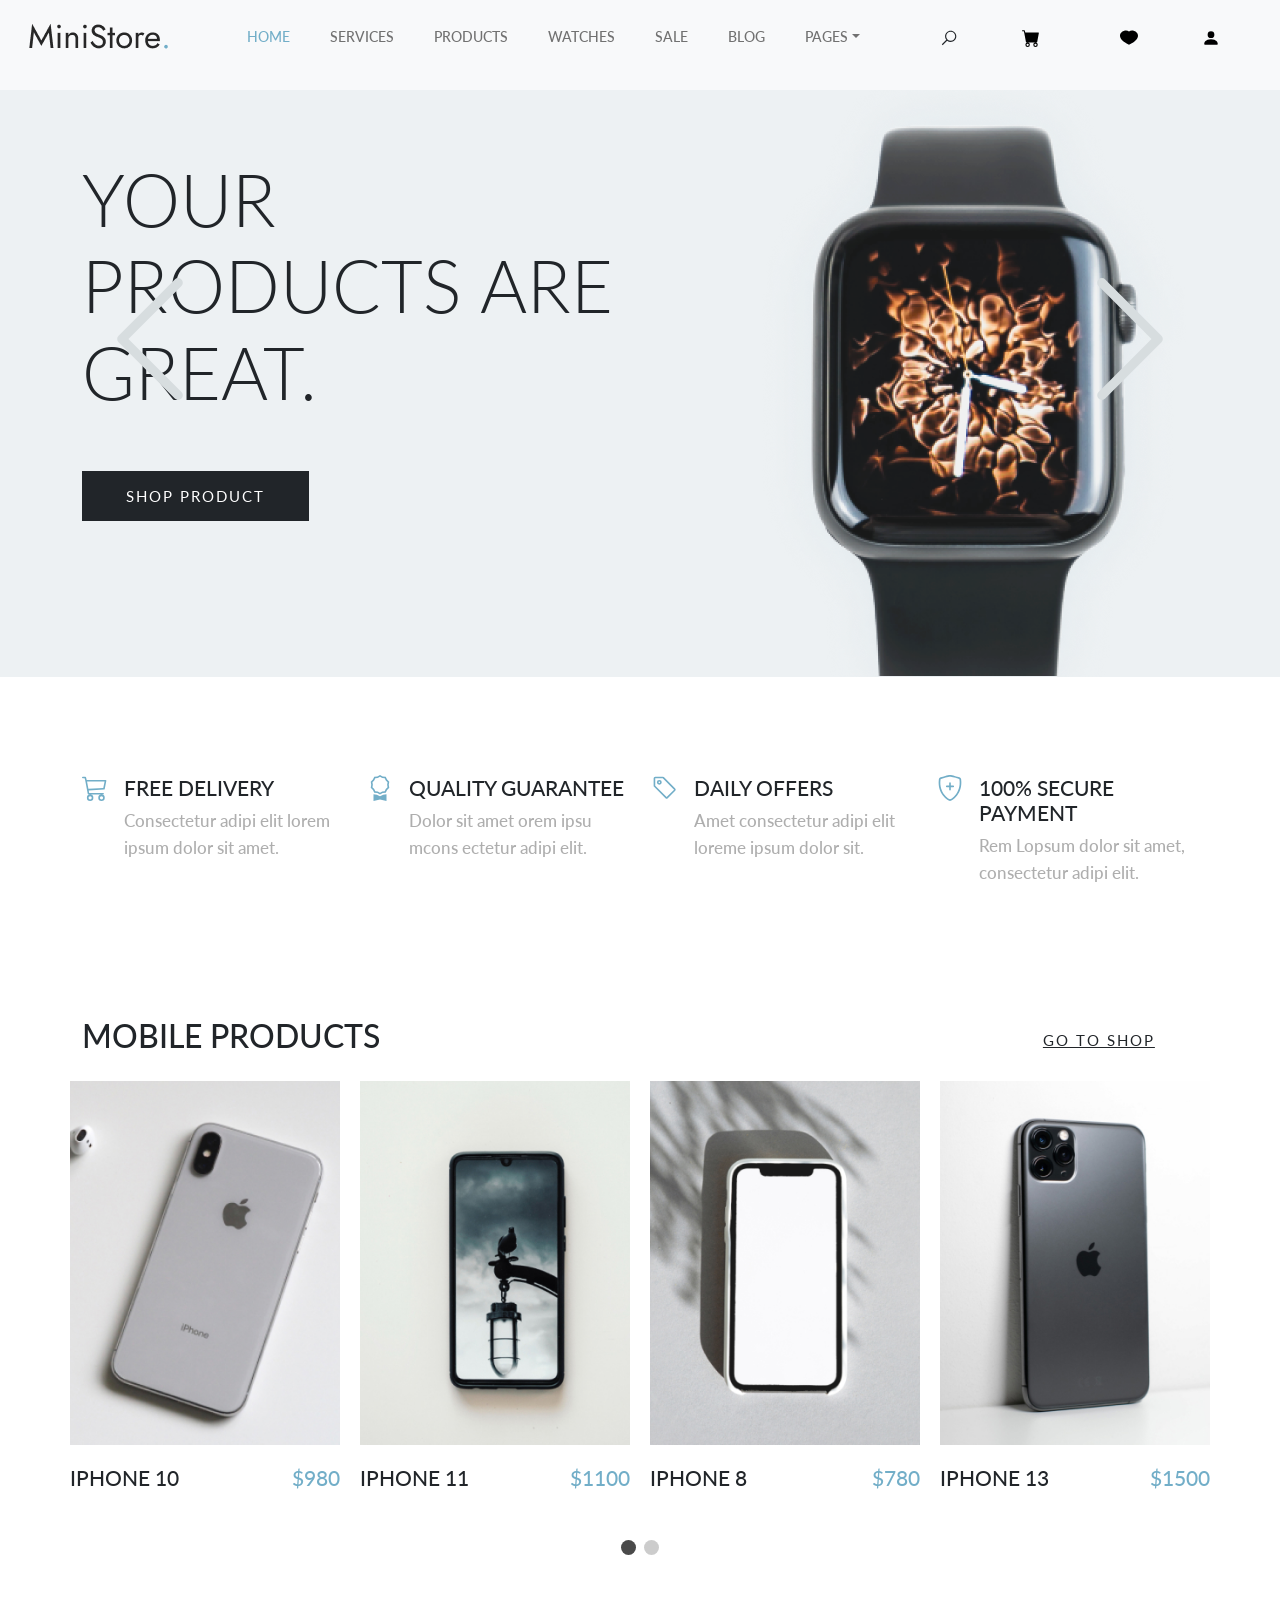
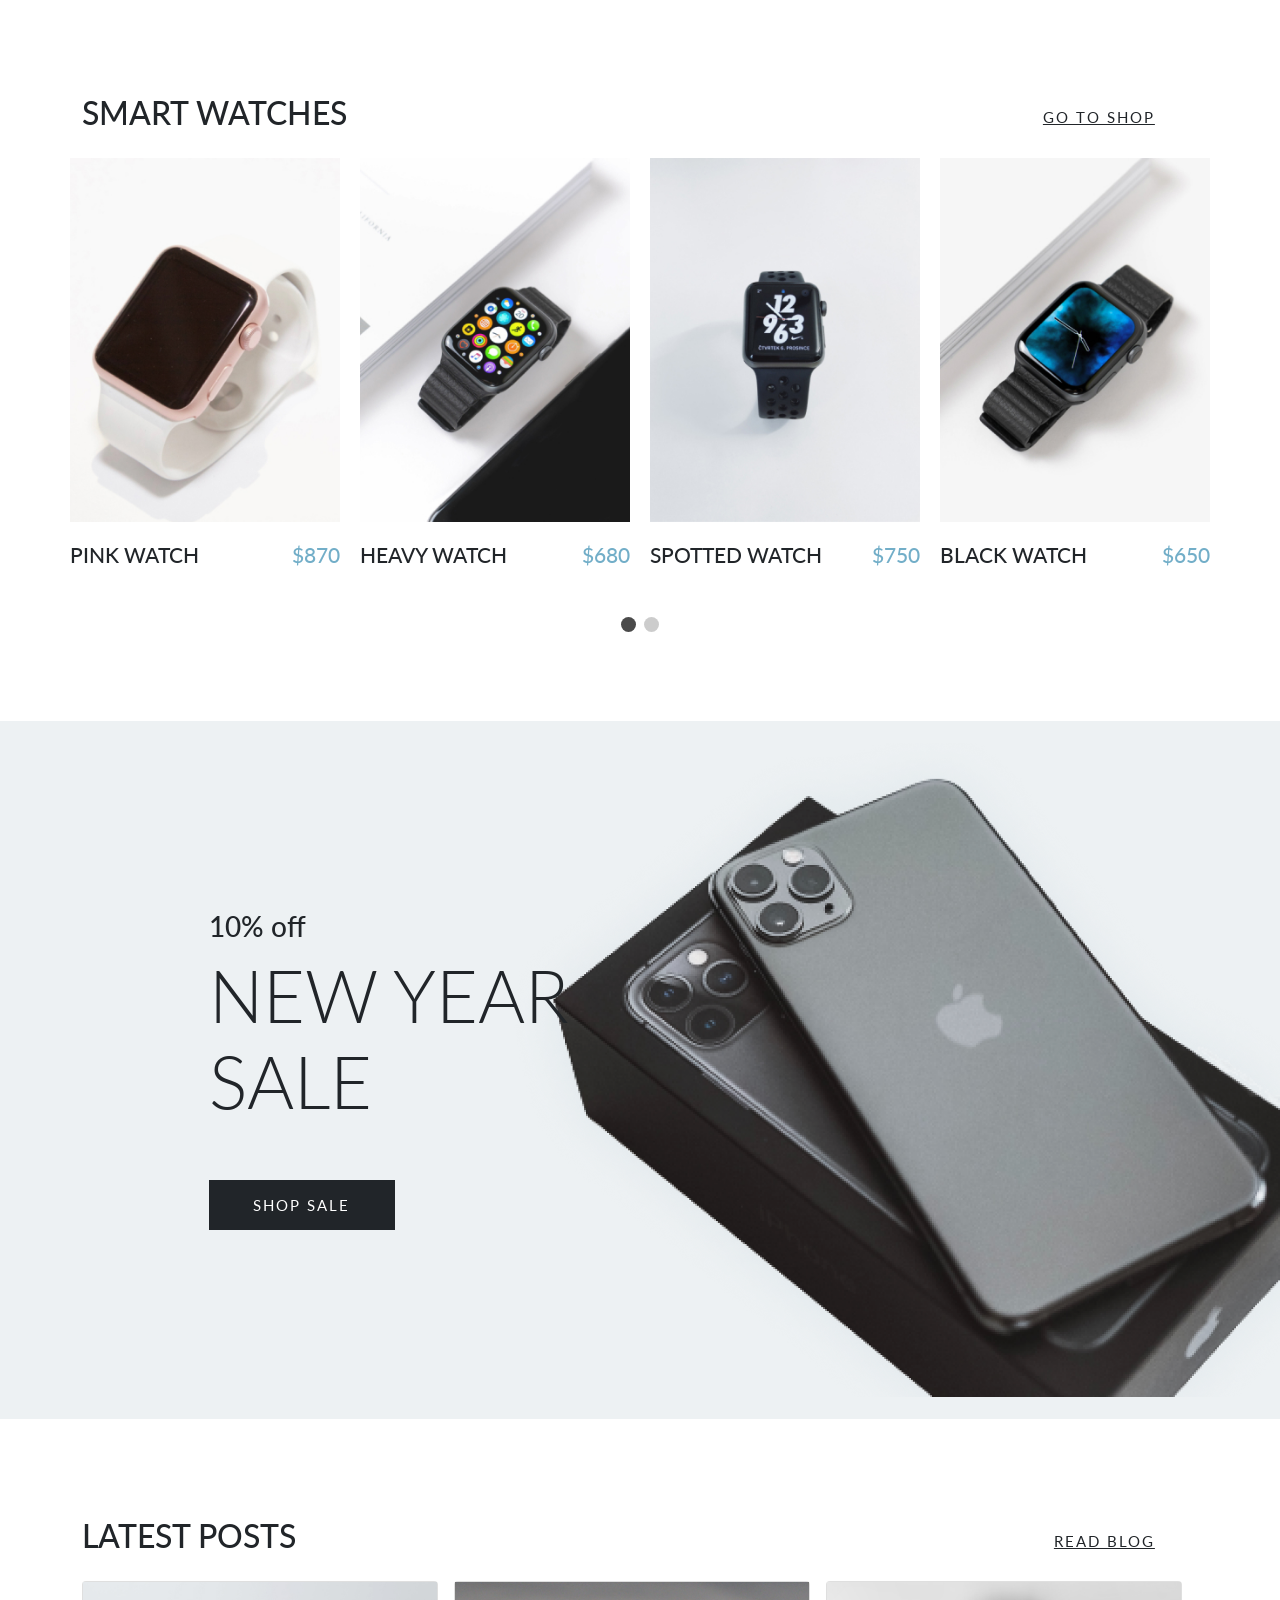
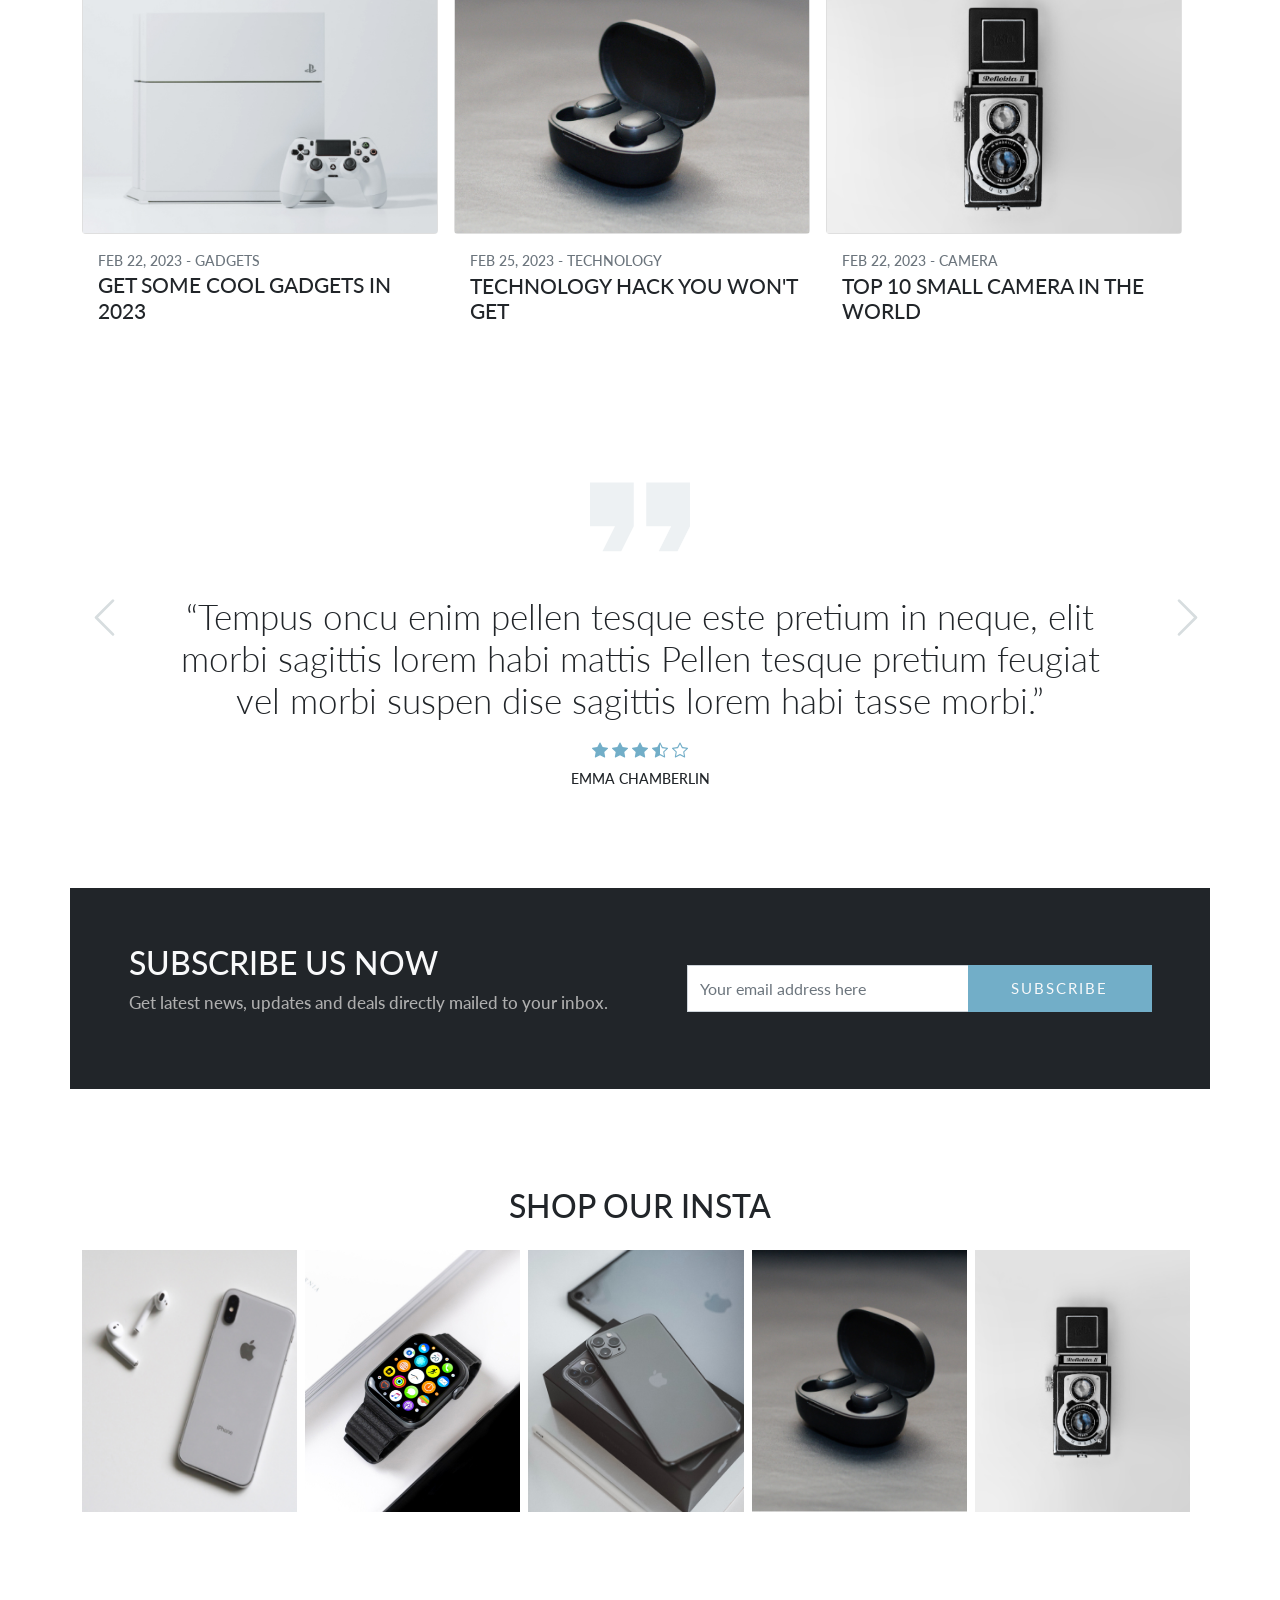
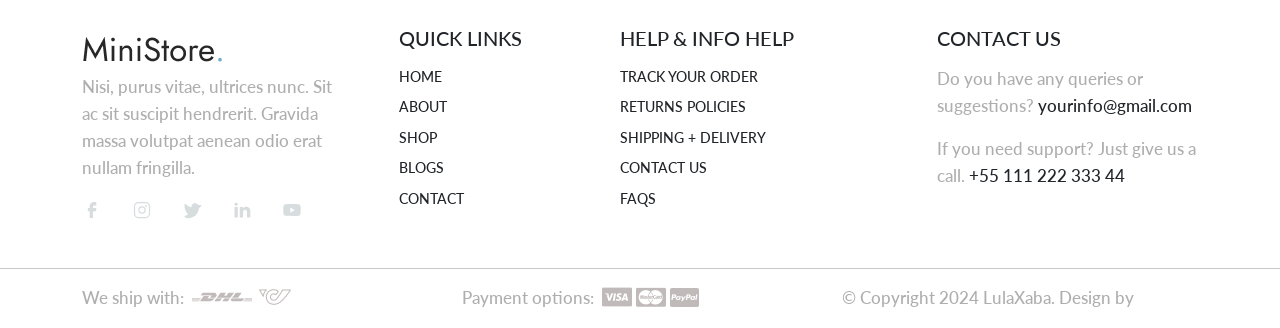
<file: LulaPortfolio-11/Apple iPlug/index.html>
<!DOCTYPE html>
<html>
  <head>
    <title>Ministore</title>
    <meta charset="utf-8">
    <meta http-equiv="X-UA-Compatible" content="IE=edge">
    <meta name="viewport" content="width=device-width, initial-scale=1.0">
    <meta name="format-detection" content="telephone=no">
    <meta name="apple-mobile-web-app-capable" content="yes">
    <meta name="author" content="">
    <meta name="keywords" content="">
    <meta name="description" content="">
    <link rel="stylesheet" type="text/css" href="css/bootstrap.min.css">
    <link rel="stylesheet" type="text/css" href="style.css">
    <link rel="stylesheet" href="https://cdn.jsdelivr.net/npm/swiper@9/swiper-bundle.min.css" />
    <link rel="preconnect" href="https://fonts.googleapis.com">
    <link rel="preconnect" href="https://fonts.gstatic.com" crossorigin>
    <link href="https://fonts.googleapis.com/css2?family=Jost:wght@300;400;500&family=Lato:wght@300;400;700&display=swap" rel="stylesheet">
    <!-- script
    ================================================== -->
    <script src="js/modernizr.js"></script>
  </head>
  <body data-bs-spy="scroll" data-bs-target="#navbar" data-bs-root-margin="0px 0px -40%" data-bs-smooth-scroll="true" tabindex="0">
    <svg xmlns="http://www.w3.org/2000/svg" style="display: none;">
      <symbol id="search" xmlns="http://www.w3.org/2000/svg" viewBox="0 0 32 32">
        <title>Search</title>
        <path fill="currentColor" d="M19 3C13.488 3 9 7.488 9 13c0 2.395.84 4.59 2.25 6.313L3.281 27.28l1.439 1.44l7.968-7.969A9.922 9.922 0 0 0 19 23c5.512 0 10-4.488 10-10S24.512 3 19 3zm0 2c4.43 0 8 3.57 8 8s-3.57 8-8 8s-8-3.57-8-8s3.57-8 8-8z" />
      </symbol>
      <symbol xmlns="http://www.w3.org/2000/svg" id="user" viewBox="0 0 16 16">
        <path d="M3 14s-1 0-1-1 1-4 6-4 6 3 6 4-1 1-1 1H3Zm5-6a3 3 0 1 0 0-6 3 3 0 0 0 0 6Z" />
      </symbol>
      <symbol xmlns="http://www.w3.org/2000/svg" id="cart" viewBox="0 0 16 16">
        <path d="M0 1.5A.5.5 0 0 1 .5 1H2a.5.5 0 0 1 .485.379L2.89 3H14.5a.5.5 0 0 1 .491.592l-1.5 8A.5.5 0 0 1 13 12H4a.5.5 0 0 1-.491-.408L2.01 3.607 1.61 2H.5a.5.5 0 0 1-.5-.5zM5 12a2 2 0 1 0 0 4 2 2 0 0 0 0-4zm7 0a2 2 0 1 0 0 4 2 2 0 0 0 0-4zm-7 1a1 1 0 1 1 0 2 1 1 0 0 1 0-2zm7 0a1 1 0 1 1 0 2 1 1 0 0 1 0-2z" />
      </symbol>
      <symbol xmlns="http://www.w3.org/2000/svg" id="heart" viewBox="0 0 16 16">
        <path d="M8 2.314C12.438-1.248 23.534 6.735 8 14-7.534 6.736 3.562-1.248 8 2.314z"/>
     </symbol>
    
      <svg xmlns="http://www.w3.org/2000/svg" id="chevron-left" viewBox="0 0 16 16">
        <path fill-rule="evenodd" d="M11.354 1.646a.5.5 0 0 1 0 .708L5.707 8l5.647 5.646a.5.5 0 0 1-.708.708l-6-6a.5.5 0 0 1 0-.708l6-6a.5.5 0 0 1 .708 0z" />
      </svg>
      <symbol xmlns="http://www.w3.org/2000/svg" id="chevron-right" viewBox="0 0 16 16">
        <path fill-rule="evenodd" d="M4.646 1.646a.5.5 0 0 1 .708 0l6 6a.5.5 0 0 1 0 .708l-6 6a.5.5 0 0 1-.708-.708L10.293 8 4.646 2.354a.5.5 0 0 1 0-.708z" />
      </symbol>
      <symbol xmlns="http://www.w3.org/2000/svg" id="cart-outline" viewBox="0 0 16 16">
        <path d="M0 1.5A.5.5 0 0 1 .5 1H2a.5.5 0 0 1 .485.379L2.89 3H14.5a.5.5 0 0 1 .49.598l-1 5a.5.5 0 0 1-.465.401l-9.397.472L4.415 11H13a.5.5 0 0 1 0 1H4a.5.5 0 0 1-.491-.408L2.01 3.607 1.61 2H.5a.5.5 0 0 1-.5-.5zM3.102 4l.84 4.479 9.144-.459L13.89 4H3.102zM5 12a2 2 0 1 0 0 4 2 2 0 0 0 0-4zm7 0a2 2 0 1 0 0 4 2 2 0 0 0 0-4zm-7 1a1 1 0 1 1 0 2 1 1 0 0 1 0-2zm7 0a1 1 0 1 1 0 2 1 1 0 0 1 0-2z" />
      </symbol>
      <symbol xmlns="http://www.w3.org/2000/svg" id="quality" viewBox="0 0 16 16">
        <path d="M9.669.864 8 0 6.331.864l-1.858.282-.842 1.68-1.337 1.32L2.6 6l-.306 1.854 1.337 1.32.842 1.68 1.858.282L8 12l1.669-.864 1.858-.282.842-1.68 1.337-1.32L13.4 6l.306-1.854-1.337-1.32-.842-1.68L9.669.864zm1.196 1.193.684 1.365 1.086 1.072L12.387 6l.248 1.506-1.086 1.072-.684 1.365-1.51.229L8 10.874l-1.355-.702-1.51-.229-.684-1.365-1.086-1.072L3.614 6l-.25-1.506 1.087-1.072.684-1.365 1.51-.229L8 1.126l1.356.702 1.509.229z" />
        <path d="M4 11.794V16l4-1 4 1v-4.206l-2.018.306L8 13.126 6.018 12.1 4 11.794z" />
      </symbol>
      <symbol xmlns="http://www.w3.org/2000/svg" id="price-tag" viewBox="0 0 16 16">
        <path d="M6 4.5a1.5 1.5 0 1 1-3 0 1.5 1.5 0 0 1 3 0zm-1 0a.5.5 0 1 0-1 0 .5.5 0 0 0 1 0z" />
        <path d="M2 1h4.586a1 1 0 0 1 .707.293l7 7a1 1 0 0 1 0 1.414l-4.586 4.586a1 1 0 0 1-1.414 0l-7-7A1 1 0 0 1 1 6.586V2a1 1 0 0 1 1-1zm0 5.586 7 7L13.586 9l-7-7H2v4.586z" />
      </symbol>
      <symbol xmlns="http://www.w3.org/2000/svg" id="shield-plus" viewBox="0 0 16 16">
        <path d="M5.338 1.59a61.44 61.44 0 0 0-2.837.856.481.481 0 0 0-.328.39c-.554 4.157.726 7.19 2.253 9.188a10.725 10.725 0 0 0 2.287 2.233c.346.244.652.42.893.533.12.057.218.095.293.118a.55.55 0 0 0 .101.025.615.615 0 0 0 .1-.025c.076-.023.174-.061.294-.118.24-.113.547-.29.893-.533a10.726 10.726 0 0 0 2.287-2.233c1.527-1.997 2.807-5.031 2.253-9.188a.48.48 0 0 0-.328-.39c-.651-.213-1.75-.56-2.837-.855C9.552 1.29 8.531 1.067 8 1.067c-.53 0-1.552.223-2.662.524zM5.072.56C6.157.265 7.31 0 8 0s1.843.265 2.928.56c1.11.3 2.229.655 2.887.87a1.54 1.54 0 0 1 1.044 1.262c.596 4.477-.787 7.795-2.465 9.99a11.775 11.775 0 0 1-2.517 2.453 7.159 7.159 0 0 1-1.048.625c-.28.132-.581.24-.829.24s-.548-.108-.829-.24a7.158 7.158 0 0 1-1.048-.625 11.777 11.777 0 0 1-2.517-2.453C1.928 10.487.545 7.169 1.141 2.692A1.54 1.54 0 0 1 2.185 1.43 62.456 62.456 0 0 1 5.072.56z" />
        <path d="M8 4.5a.5.5 0 0 1 .5.5v1.5H10a.5.5 0 0 1 0 1H8.5V9a.5.5 0 0 1-1 0V7.5H6a.5.5 0 0 1 0-1h1.5V5a.5.5 0 0 1 .5-.5z" />
      </symbol>
      <symbol xmlns="http://www.w3.org/2000/svg" id="star-fill" viewBox="0 0 16 16">
        <path d="M3.612 15.443c-.386.198-.824-.149-.746-.592l.83-4.73L.173 6.765c-.329-.314-.158-.888.283-.95l4.898-.696L7.538.792c.197-.39.73-.39.927 0l2.184 4.327 4.898.696c.441.062.612.636.282.95l-3.522 3.356.83 4.73c.078.443-.36.79-.746.592L8 13.187l-4.389 2.256z" />
      </symbol>
      <symbol xmlns="http://www.w3.org/2000/svg" id="star-empty" viewBox="0 0 16 16">
        <path d="M2.866 14.85c-.078.444.36.791.746.593l4.39-2.256 4.389 2.256c.386.198.824-.149.746-.592l-.83-4.73 3.522-3.356c.33-.314.16-.888-.282-.95l-4.898-.696L8.465.792a.513.513 0 0 0-.927 0L5.354 5.12l-4.898.696c-.441.062-.612.636-.283.95l3.523 3.356-.83 4.73zm4.905-2.767-3.686 1.894.694-3.957a.565.565 0 0 0-.163-.505L1.71 6.745l4.052-.576a.525.525 0 0 0 .393-.288L8 2.223l1.847 3.658a.525.525 0 0 0 .393.288l4.052.575-2.906 2.77a.565.565 0 0 0-.163.506l.694 3.957-3.686-1.894a.503.503 0 0 0-.461 0z" />
      </symbol>
      <symbol xmlns="http://www.w3.org/2000/svg" id="star-half" viewBox="0 0 16 16">
        <path d="M5.354 5.119 7.538.792A.516.516 0 0 1 8 .5c.183 0 .366.097.465.292l2.184 4.327 4.898.696A.537.537 0 0 1 16 6.32a.548.548 0 0 1-.17.445l-3.523 3.356.83 4.73c.078.443-.36.79-.746.592L8 13.187l-4.389 2.256a.52.52 0 0 1-.146.05c-.342.06-.668-.254-.6-.642l.83-4.73L.173 6.765a.55.55 0 0 1-.172-.403.58.58 0 0 1 .085-.302.513.513 0 0 1 .37-.245l4.898-.696zM8 12.027a.5.5 0 0 1 .232.056l3.686 1.894-.694-3.957a.565.565 0 0 1 .162-.505l2.907-2.77-4.052-.576a.525.525 0 0 1-.393-.288L8.001 2.223 8 2.226v9.8z" />
      </symbol>
      <symbol xmlns="http://www.w3.org/2000/svg" id="quote" viewBox="0 0 24 24">
        <path fill="currentColor" d="m15 17l2-4h-4V6h7v7l-2 4h-3Zm-9 0l2-4H4V6h7v7l-2 4H6Z" />
      </symbol>
      <symbol xmlns="http://www.w3.org/2000/svg" id="facebook" viewBox="0 0 24 24">
        <path fill="currentColor" d="M9.198 21.5h4v-8.01h3.604l.396-3.98h-4V7.5a1 1 0 0 1 1-1h3v-4h-3a5 5 0 0 0-5 5v2.01h-2l-.396 3.98h2.396v8.01Z" />
      </symbol>
      <symbol xmlns="http://www.w3.org/2000/svg" id="youtube" viewBox="0 0 32 32">
        <path fill="currentColor" d="M29.41 9.26a3.5 3.5 0 0 0-2.47-2.47C24.76 6.2 16 6.2 16 6.2s-8.76 0-10.94.59a3.5 3.5 0 0 0-2.47 2.47A36.13 36.13 0 0 0 2 16a36.13 36.13 0 0 0 .59 6.74a3.5 3.5 0 0 0 2.47 2.47c2.18.59 10.94.59 10.94.59s8.76 0 10.94-.59a3.5 3.5 0 0 0 2.47-2.47A36.13 36.13 0 0 0 30 16a36.13 36.13 0 0 0-.59-6.74ZM13.2 20.2v-8.4l7.27 4.2Z" />
      </symbol>
      <symbol xmlns="http://www.w3.org/2000/svg" id="twitter" viewBox="0 0 256 256">
        <path fill="currentColor" d="m245.66 77.66l-29.9 29.9C209.72 177.58 150.67 232 80 232c-14.52 0-26.49-2.3-35.58-6.84c-7.33-3.67-10.33-7.6-11.08-8.72a8 8 0 0 1 3.85-11.93c.26-.1 24.24-9.31 39.47-26.84a110.93 110.93 0 0 1-21.88-24.2c-12.4-18.41-26.28-50.39-22-98.18a8 8 0 0 1 13.65-4.92c.35.35 33.28 33.1 73.54 43.72V88a47.87 47.87 0 0 1 14.36-34.3A46.87 46.87 0 0 1 168.1 40a48.66 48.66 0 0 1 41.47 24H240a8 8 0 0 1 5.66 13.66Z" />
      </symbol>
      <symbol xmlns="http://www.w3.org/2000/svg" id="instagram" viewBox="0 0 256 256">
        <path fill="currentColor" d="M128 80a48 48 0 1 0 48 48a48.05 48.05 0 0 0-48-48Zm0 80a32 32 0 1 1 32-32a32 32 0 0 1-32 32Zm48-136H80a56.06 56.06 0 0 0-56 56v96a56.06 56.06 0 0 0 56 56h96a56.06 56.06 0 0 0 56-56V80a56.06 56.06 0 0 0-56-56Zm40 152a40 40 0 0 1-40 40H80a40 40 0 0 1-40-40V80a40 40 0 0 1 40-40h96a40 40 0 0 1 40 40ZM192 76a12 12 0 1 1-12-12a12 12 0 0 1 12 12Z" />
      </symbol>
      <symbol xmlns="http://www.w3.org/2000/svg" id="linkedin" viewBox="0 0 24 24">
        <path fill="currentColor" d="M6.94 5a2 2 0 1 1-4-.002a2 2 0 0 1 4 .002zM7 8.48H3V21h4V8.48zm6.32 0H9.34V21h3.94v-6.57c0-3.66 4.77-4 4.77 0V21H22v-7.93c0-6.17-7.06-5.94-8.72-2.91l.04-1.68z" />
      </symbol>
      <symbol xmlns="http://www.w3.org/2000/svg" id="nav-icon" viewBox="0 0 16 16">
        <path d="M14 10.5a.5.5 0 0 0-.5-.5h-3a.5.5 0 0 0 0 1h3a.5.5 0 0 0 .5-.5zm0-3a.5.5 0 0 0-.5-.5h-7a.5.5 0 0 0 0 1h7a.5.5 0 0 0 .5-.5zm0-3a.5.5 0 0 0-.5-.5h-11a.5.5 0 0 0 0 1h11a.5.5 0 0 0 .5-.5z" />
      </symbol>
      <symbol xmlns="http://www.w3.org/2000/svg" id="close" viewBox="0 0 16 16">
        <path d="M2.146 2.854a.5.5 0 1 1 .708-.708L8 7.293l5.146-5.147a.5.5 0 0 1 .708.708L8.707 8l5.147 5.146a.5.5 0 0 1-.708.708L8 8.707l-5.146 5.147a.5.5 0 0 1-.708-.708L7.293 8 2.146 2.854Z" />
      </symbol>
      <symbol xmlns="http://www.w3.org/2000/svg" id="navbar-icon" viewBox="0 0 16 16">
        <path d="M14 10.5a.5.5 0 0 0-.5-.5h-3a.5.5 0 0 0 0 1h3a.5.5 0 0 0 .5-.5zm0-3a.5.5 0 0 0-.5-.5h-7a.5.5 0 0 0 0 1h7a.5.5 0 0 0 .5-.5zm0-3a.5.5 0 0 0-.5-.5h-11a.5.5 0 0 0 0 1h11a.5.5 0 0 0 .5-.5z" />
      </symbol>
    </svg>  

    <div class="search-popup">
        <div class="search-popup-container">

          <form role="search" method="get" class="search-form" action="">
            <input type="search" id="search-form" class="search-field" placeholder="Type and press enter" value="" name="s" />
            <button type="submit" class="search-submit"><svg class="search"><use xlink:href="#search"></use></svg></button>
          </form>

          <h5 class="cat-list-title">Browse Categories</h5>
          
          <ul class="cat-list">
            <li class="cat-list-item">
              <a href="#" title="Mobile Phones">Mobile Phones</a>
            </li>
            <li class="cat-list-item">
              <a href="#" title="Smart Watches">Smart Watches</a>
            </li>
            <li class="cat-list-item">
              <a href="#" title="Headphones">Headphones</a>
            </li>
            <li class="cat-list-item">
              <a href="#" title="Accessories">Accessories</a>
            </li>
            <li class="cat-list-item">
              <a href="#" title="Monitors">Monitors</a>
            </li>
            <li class="cat-list-item">
              <a href="#" title="Speakers">Speakers</a>
            </li>
            <li class="cat-list-item">
              <a href="#" title="Memory Cards">Memory Cards</a>
            </li>
          </ul>

        </div>
    </div>
    
    <header id="header" class="site-header header-scrolled position-fixed text-black bg-light">
      <nav id="header-nav" class="navbar navbar-expand-lg px-3 mb-3">
        <div class="container-fluid">
          <a class="navbar-brand" href="index.html">
            <img src="images/main-logo.png" class="logo">
          </a>
          <button class="navbar-toggler d-flex d-lg-none order-3 p-2" type="button" data-bs-toggle="offcanvas" data-bs-target="#bdNavbar" aria-controls="bdNavbar" aria-expanded="false" aria-label="Toggle navigation">
            <svg class="navbar-icon">
              <use xlink:href="#navbar-icon"></use>
            </svg>
          </button>
          <div class="offcanvas offcanvas-end" tabindex="-1" id="bdNavbar" aria-labelledby="bdNavbarOffcanvasLabel">
            <div class="offcanvas-header px-4 pb-0">
              <a class="navbar-brand" href="index.html">
                <img src="images/main-logo.png" class="logo">
              </a>
              <button type="button" class="btn-close btn-close-black" data-bs-dismiss="offcanvas" aria-label="Close" data-bs-target="#bdNavbar"></button>
            </div>
            <div class="offcanvas-body">
              <ul id="navbar" class="navbar-nav text-uppercase justify-content-end align-items-center flex-grow-1 pe-3">
                <li class="nav-item">
                  <a class="nav-link me-4 active" href="#billboard">Home</a>
                </li>
                <li class="nav-item">
                  <a class="nav-link me-4" href="#company-services">Services</a>
                </li>
                <li class="nav-item">
                  <a class="nav-link me-4" href="#mobile-products">Products</a>
                </li>
                <li class="nav-item">
                  <a class="nav-link me-4" href="#smart-watches">Watches</a>
                </li>
                <li class="nav-item">
                  <a class="nav-link me-4" href="#yearly-sale">Sale</a>
                </li>
                <li class="nav-item">
                  <a class="nav-link me-4" href="#latest-blog">Blog</a>
                </li>
                <li class="nav-item dropdown">
                  <a class="nav-link me-4 dropdown-toggle link-dark" data-bs-toggle="dropdown" href="#" role="button" aria-expanded="false">Pages</a>
                  <ul class="dropdown-menu">
                    <li>
                      <a href="about.html" class="dropdown-item">About</a>
                    </li>
                    <li>
                      <a href="blog.html" class="dropdown-item">Blog</a>
                    </li>
                    <li>
                      <a href="shop.html" class="dropdown-item">Shop</a>
                    </li>
                    <li>
                      <a href="cart.html" class="dropdown-item">Cart</a>
                    </li>
                    <li>
                      <a href="checkout.html" class="dropdown-item">Checkout</a>
                    </li>
                    <li>
                      <a href="single-post.html" class="dropdown-item">Single Post</a>
                    </li>
                    <li>
                      <a href="single-product.html" class="dropdown-item">Single Product</a>
                    </li>
                    <li>
                      <a href="contact.html" class="dropdown-item">Contact</a>
                    </li>
                  </ul>
                </li>
                <li class="nav-item">
                  <div class="user-items ps-5">
                    <ul class="d-flex justify-content-end list-unstyled">
                      <li class="search-item pe-3">
                        <a href="#" class="search-button">
                          <svg class="search">
                            <use xlink:href="#search"></use>
                          </svg>
                        </a>
                      </li>

                    </ul>
                  </div>
                </li>
                <li class="nav-item">
                  <div class="user-items ps-5">
                    <ul class="d-flex justify-content-end list-unstyled">
                      <li class="search-item pe-3">
                        <a href="#" class="search-button">
                          <svg class="search">
                            <use xlink:href="#cart"></use>
                          </svg>
                        </a>
                      </li>
                    </ul>
                  </div>
                </li>
                <li class="nav-item">
                  <div class="user-items ps-5">
                    <ul class="d-flex justify-content-end list-unstyled">
                      <li class="search-item pe-3">
                        <li>
                          <a href="wishlistHtml/wishList.html">
                            <svg>
                              <use xlink:href="#heart" />
                           </svg>
                          </a>
                        </li>
                      </li>
                    </ul>
                  </div>
                </li>
                <li class="nav-item">
                  <div class="user-items ps-5">
                    <ul class="d-flex justify-content-end list-unstyled">
                      <li class="search-item pe-3">
                        <li class="pe-3">
                          <a href="#">
                            <svg class="user">
                              <use xlink:href="#user"></use>
                            </svg>
                          </a>
                        </li>
                      </li>
                    </ul>
                  </div>
                </li>
              </ul>
            </div>
          </div>
        </div>
      </nav>
    </header>

















    <section id="billboard" class="position-relative overflow-hidden bg-light-blue">
      <div class="swiper main-swiper">
        <div class="swiper-wrapper">
          <div class="swiper-slide">
            <div class="container">
              <div class="row d-flex align-items-center">
                <div class="col-md-6">
                  <div class="banner-content">
                    <h1 class="display-2 text-uppercase text-dark pb-5">Your Products Are Great.</h1>
                    <a href="shop.html" class="btn btn-medium btn-dark text-uppercase btn-rounded-none">Shop Product</a>
                  </div>
                </div>
                <div class="col-md-5">
                  <div class="image-holder">
                    <img src="images/banner-image.png" alt="banner">
                  </div>
                </div>
              </div>
            </div>
          </div>
          <div class="swiper-slide">
            <div class="container">
              <div class="row d-flex flex-wrap align-items-center">
                <div class="col-md-6">
                  <div class="banner-content">
                    <h1 class="display-2 text-uppercase text-dark pb-5">Technology Hack You Won't Get</h1>
                    <a href="shop.html" class="btn btn-medium btn-dark text-uppercase btn-rounded-none">Shop Product</a>
                  </div>
                </div>
                <div class="col-md-5">
                  <div class="image-holder">
                    <img src="images/banner-image.png" alt="banner">
                  </div>
                </div>
              </div>
            </div>
          </div>
        </div>
      </div>
      <div class="swiper-icon swiper-arrow swiper-arrow-prev">
        <svg class="chevron-left">
          <use xlink:href="#chevron-left" />
        </svg>
      </div>
      <div class="swiper-icon swiper-arrow swiper-arrow-next">
        <svg class="chevron-right">
          <use xlink:href="#chevron-right" />
        </svg>
      </div>
    </section>
    <section id="company-services" class="padding-large">
      <div class="container">
        <div class="row">
          <div class="col-lg-3 col-md-6 pb-3">
            <div class="icon-box d-flex">
              <div class="icon-box-icon pe-3 pb-3">
                <svg class="cart-outline">
                  <use xlink:href="#cart-outline" />
                </svg>
              </div>
              <div class="icon-box-content">
                <h3 class="card-title text-uppercase text-dark">Free delivery</h3>
                <p>Consectetur adipi elit lorem ipsum dolor sit amet.</p>
              </div>
            </div>
          </div>
          <div class="col-lg-3 col-md-6 pb-3">
            <div class="icon-box d-flex">
              <div class="icon-box-icon pe-3 pb-3">
                <svg class="quality">
                  <use xlink:href="#quality" />
                </svg>
              </div>
              <div class="icon-box-content">
                <h3 class="card-title text-uppercase text-dark">Quality guarantee</h3>
                <p>Dolor sit amet orem ipsu mcons ectetur adipi elit.</p>
              </div>
            </div>
          </div>
          <div class="col-lg-3 col-md-6 pb-3">
            <div class="icon-box d-flex">
              <div class="icon-box-icon pe-3 pb-3">
                <svg class="price-tag">
                  <use xlink:href="#price-tag" />
                </svg>
              </div>
              <div class="icon-box-content">
                <h3 class="card-title text-uppercase text-dark">Daily offers</h3>
                <p>Amet consectetur adipi elit loreme ipsum dolor sit.</p>
              </div>
            </div>
          </div>
          <div class="col-lg-3 col-md-6 pb-3">
            <div class="icon-box d-flex">
              <div class="icon-box-icon pe-3 pb-3">
                <svg class="shield-plus">
                  <use xlink:href="#shield-plus" />
                </svg>
              </div>
              <div class="icon-box-content">
                <h3 class="card-title text-uppercase text-dark">100% secure payment</h3>
                <p>Rem Lopsum dolor sit amet, consectetur adipi elit.</p>
              </div>
            </div>
          </div>
        </div>
      </div>
    </section>
    <section id="mobile-products" class="product-store position-relative padding-large no-padding-top">
      <div class="container">
        <div class="row">
          <div class="display-header d-flex justify-content-between pb-3">
            <h2 class="display-7 text-dark text-uppercase">Mobile Products</h2>
            <div class="btn-right">
              <a href="shop.html" class="btn btn-medium btn-normal text-uppercase">Go to Shop</a>
            </div>
          </div>
          <div class="swiper product-swiper">
            <div class="swiper-wrapper">
              <div class="swiper-slide">
                <div class="product-card position-relative">
                  <div class="image-holder">
                    <img src="images/product-item1.jpg" alt="product-item" class="img-fluid">
                  </div>
                  <div class="cart-concern position-absolute">
                    <div class="cart-button d-flex">
                      <a href="#" class="btn btn-medium btn-black">Add to Cart<svg class="cart-outline"><use xlink:href="#cart-outline"></use></svg></a>
                    </div>
                  </div>
                  <div class="card-detail d-flex justify-content-between align-items-baseline pt-3">
                    <h3 class="card-title text-uppercase">
                      <a href="#">Iphone 10</a>
                    </h3>
                    <span class="item-price text-primary">$980</span>
                  </div>
                </div>
              </div>
              <div class="swiper-slide">
                <div class="product-card position-relative">
                  <div class="image-holder">
                    <img src="images/product-item2.jpg" alt="product-item" class="img-fluid">
                  </div>
                  <div class="cart-concern position-absolute">
                    <div class="cart-button d-flex">
                      <a href="#" class="btn btn-medium btn-black">Add to Cart<svg class="cart-outline"><use xlink:href="#cart-outline"></use></svg></a>
                    </div>
                  </div>
                  <div class="card-detail d-flex justify-content-between align-items-baseline pt-3">
                    <h3 class="card-title text-uppercase">
                      <a href="#">Iphone 11</a>
                    </h3>
                    <span class="item-price text-primary">$1100</span>
                  </div>
                </div>
              </div>
              <div class="swiper-slide">
                <div class="product-card position-relative">
                  <div class="image-holder">
                    <img src="images/product-item3.jpg" alt="product-item" class="img-fluid">
                  </div>
                  <div class="cart-concern position-absolute">
                    <div class="cart-button d-flex">
                      <a href="#" class="btn btn-medium btn-black">Add to Cart<svg class="cart-outline"><use xlink:href="#cart-outline"></use></svg></a>
                    </div>
                  </div>
                  <div class="card-detail d-flex justify-content-between align-items-baseline pt-3">
                    <h3 class="card-title text-uppercase">
                      <a href="#">Iphone 8</a>
                    </h3>
                    <span class="item-price text-primary">$780</span>
                  </div>
                </div>
              </div>
              <div class="swiper-slide">
                <div class="product-card position-relative">
                  <div class="image-holder">
                    <img src="images/product-item4.jpg" alt="product-item" class="img-fluid">
                  </div>
                  <div class="cart-concern position-absolute">
                    <div class="cart-button d-flex">
                      <a href="#" class="btn btn-medium btn-black">Add to Cart<svg class="cart-outline"><use xlink:href="#cart-outline"></use></svg></a>
                    </div>
                  </div>
                  <div class="card-detail d-flex justify-content-between align-items-baseline pt-3">
                    <h3 class="card-title text-uppercase">
                      <a href="#">Iphone 13</a>
                    </h3>
                    <span class="item-price text-primary">$1500</span>
                  </div>
                </div>
              </div>
              <div class="swiper-slide">
                <div class="product-card position-relative">
                  <div class="image-holder">
                    <img src="images/product-item5.jpg" alt="product-item" class="img-fluid">
                  </div>
                  <div class="cart-concern position-absolute">
                    <div class="cart-button d-flex">
                      <a href="#" class="btn btn-medium btn-black">Add to Cart<svg class="cart-outline"><use xlink:href="#cart-outline"></use></svg></a>
                    </div>
                  </div>
                  <div class="card-detail d-flex justify-content-between align-items-baseline pt-3">
                    <h3 class="card-title text-uppercase">
                      <a href="#">Iphone 12</a>
                    </h3>
                    <span class="item-price text-primary">$1300</span>
                  </div>
                </div>
              </div>
            </div>
          </div>
        </div>
      </div>
      <div class="swiper-pagination position-absolute text-center"></div>
    </section>
    <section id="smart-watches" class="product-store padding-large position-relative">
      <div class="container">
        <div class="row">
          <div class="display-header d-flex justify-content-between pb-3">
            <h2 class="display-7 text-dark text-uppercase">Smart Watches</h2>
            <div class="btn-right">
              <a href="shop.html" class="btn btn-medium btn-normal text-uppercase">Go to Shop</a>
            </div>
          </div>
          <div class="swiper product-watch-swiper">
            <div class="swiper-wrapper">
              <div class="swiper-slide">
                <div class="product-card position-relative">
                  <div class="image-holder">
                    <img src="images/product-item6.jpg" alt="product-item" class="img-fluid">
                  </div>
                  <div class="cart-concern position-absolute">
                    <div class="cart-button d-flex">
                      <a href="#" class="btn btn-medium btn-black">Add to Cart<svg class="cart-outline"><use xlink:href="#cart-outline"></use></svg></a>
                    </div>
                  </div>
                  <div class="card-detail d-flex justify-content-between align-items-baseline pt-3">
                    <h3 class="card-title text-uppercase">
                      <a href="#">Pink watch</a>
                    </h3>
                    <span class="item-price text-primary">$870</span>
                  </div>
                </div>
              </div>
              <div class="swiper-slide">
                <div class="product-card position-relative">
                  <div class="image-holder">
                    <img src="images/product-item7.jpg" alt="product-item" class="img-fluid">
                  </div>
                  <div class="cart-concern position-absolute">
                    <div class="cart-button d-flex">
                      <a href="#" class="btn btn-medium btn-black">Add to Cart<svg class="cart-outline"><use xlink:href="#cart-outline"></use></svg></a>
                    </div>
                  </div>
                  <div class="card-detail d-flex justify-content-between align-items-baseline pt-3">
                    <h3 class="card-title text-uppercase">
                      <a href="#">Heavy watch</a>
                    </h3>
                    <span class="item-price text-primary">$680</span>
                  </div>
                </div>
              </div>
              <div class="swiper-slide">
                <div class="product-card position-relative">
                  <div class="image-holder">
                    <img src="images/product-item8.jpg" alt="product-item" class="img-fluid">
                  </div>
                  <div class="cart-concern position-absolute">
                    <div class="cart-button d-flex">
                      <a href="#" class="btn btn-medium btn-black">Add to Cart<svg class="cart-outline"><use xlink:href="#cart-outline"></use></svg></a>
                    </div>
                  </div>
                  <div class="card-detail d-flex justify-content-between align-items-baseline pt-3">
                    <h3 class="card-title text-uppercase">
                      <a href="#">spotted watch</a>
                    </h3>
                    <span class="item-price text-primary">$750</span>
                  </div>
                </div>
              </div>
              <div class="swiper-slide">
                <div class="product-card position-relative">
                  <div class="image-holder">
                    <img src="images/product-item9.jpg" alt="product-item" class="img-fluid">
                  </div>
                  <div class="cart-concern position-absolute">
                    <div class="cart-button d-flex">
                      <a href="#" class="btn btn-medium btn-black">Add to Cart<svg class="cart-outline"><use xlink:href="#cart-outline"></use></svg></a>
                    </div>
                  </div>
                  <div class="card-detail d-flex justify-content-between align-items-baseline pt-3">
                    <h3 class="card-title text-uppercase">
                      <a href="#">black watch</a>
                    </h3>
                    <span class="item-price text-primary">$650</span>
                  </div>
                </div>
              </div>
              <div class="swiper-slide">
                <div class="product-card position-relative">
                  <div class="image-holder">
                    <img src="images/product-item10.jpg" alt="product-item" class="img-fluid">
                  </div>
                  <div class="cart-concern position-absolute">
                    <div class="cart-button d-flex">
                      <a href="#" class="btn btn-medium btn-black">Add to Cart<svg class="cart-outline"><use xlink:href="#cart-outline"></use></svg></a>
                    </div>
                  </div>
                  <div class="card-detail d-flex justify-content-between pt-3">
                    <h3 class="card-title text-uppercase">
                      <a href="#">black watch</a>
                    </h3>
                    <span class="item-price text-primary">$750</span>
                  </div>
                </div>
              </div>
            </div>
          </div>
        </div>
      </div>
      <div class="swiper-pagination position-absolute text-center"></div>
    </section>
    <section id="yearly-sale" class="bg-light-blue overflow-hidden mt-5 padding-xlarge" style="background-image: url('images/single-image1.png');background-position: right; background-repeat: no-repeat;">
      <div class="row d-flex flex-wrap align-items-center">
        <div class="col-md-6 col-sm-12">
          <div class="text-content offset-4 padding-medium">
            <h3>10% off</h3>
            <h2 class="display-2 pb-5 text-uppercase text-dark">New year sale</h2>
            <a href="shop.html" class="btn btn-medium btn-dark text-uppercase btn-rounded-none">Shop Sale</a>
          </div>
        </div>
        <div class="col-md-6 col-sm-12">
          
        </div>
      </div>
    </section>
    <section id="latest-blog" class="padding-large">
      <div class="container">
        <div class="row">
          <div class="display-header d-flex justify-content-between pb-3">
            <h2 class="display-7 text-dark text-uppercase">Latest Posts</h2>
            <div class="btn-right">
              <a href="blog.html" class="btn btn-medium btn-normal text-uppercase">Read Blog</a>
            </div>
          </div>
          <div class="post-grid d-flex flex-wrap justify-content-between">
            <div class="col-lg-4 col-sm-12">
              <div class="card border-none me-3">
                <div class="card-image">
                  <img src="images/post-item1.jpg" alt="" class="img-fluid">
                </div>
              </div>
              <div class="card-body text-uppercase">
                <div class="card-meta text-muted">
                  <span class="meta-date">feb 22, 2023</span>
                  <span class="meta-category">- Gadgets</span>
                </div>
                <h3 class="card-title">
                  <a href="#">Get some cool gadgets in 2023</a>
                </h3>
              </div>
            </div>
            <div class="col-lg-4 col-sm-12">
              <div class="card border-none me-3">
                <div class="card-image">
                  <img src="images/post-item2.jpg" alt="" class="img-fluid">
                </div>
              </div>
              <div class="card-body text-uppercase">
                <div class="card-meta text-muted">
                  <span class="meta-date">feb 25, 2023</span>
                  <span class="meta-category">- Technology</span>
                </div>
                <h3 class="card-title">
                  <a href="#">Technology Hack You Won't Get</a>
                </h3>
              </div>
            </div>
            <div class="col-lg-4 col-sm-12">
              <div class="card border-none me-3">
                <div class="card-image">
                  <img src="images/post-item3.jpg" alt="" class="img-fluid">
                </div>
              </div>
              <div class="card-body text-uppercase">
                <div class="card-meta text-muted">
                  <span class="meta-date">feb 22, 2023</span>
                  <span class="meta-category">- Camera</span>
                </div>
                <h3 class="card-title">
                  <a href="#">Top 10 Small Camera In The World</a>
                </h3>
              </div>
            </div>
          </div>
        </div>
      </div>
    </section>
    <section id="testimonials" class="position-relative">
      <div class="container">
        <div class="row">
          <div class="review-content position-relative">
            <div class="swiper-icon swiper-arrow swiper-arrow-prev position-absolute d-flex align-items-center">
              <svg class="chevron-left">
                <use xlink:href="#chevron-left" />
              </svg>
            </div>
            <div class="swiper testimonial-swiper">
              <div class="quotation text-center">
                <svg class="quote">
                  <use xlink:href="#quote" />
                </svg>
              </div>
              <div class="swiper-wrapper">
                <div class="swiper-slide text-center d-flex justify-content-center">
                  <div class="review-item col-md-10">
                    <i class="icon icon-review"></i>
                    <blockquote>“Tempus oncu enim pellen tesque este pretium in neque, elit morbi sagittis lorem habi mattis Pellen tesque pretium feugiat vel morbi suspen dise sagittis lorem habi tasse morbi.”</blockquote>
                    <div class="rating">
                      <svg class="star star-fill">
                        <use xlink:href="#star-fill"></use>
                      </svg>
                      <svg class="star star-fill">
                        <use xlink:href="#star-fill"></use>
                      </svg>
                      <svg class="star star-fill">
                        <use xlink:href="#star-fill"></use>
                      </svg>
                      <svg class="star star-half">
                        <use xlink:href="#star-half"></use>
                      </svg>
                      <svg class="star star-empty">
                        <use xlink:href="#star-empty"></use>
                      </svg>
                    </div>
                    <div class="author-detail">
                      <div class="name text-dark text-uppercase pt-2">Emma Chamberlin</div>
                    </div>
                  </div>
                </div>
                <div class="swiper-slide text-center d-flex justify-content-center">
                  <div class="review-item col-md-10">
                    <i class="icon icon-review"></i>
                    <blockquote>“A blog is a digital publication that can complement a website or exist independently. A blog may include articles, short posts, listicles, infographics, videos, and other digital content.”</blockquote>
                    <div class="rating">
                      <svg class="star star-fill">
                        <use xlink:href="#star-fill"></use>
                      </svg>
                      <svg class="star star-fill">
                        <use xlink:href="#star-fill"></use>
                      </svg>
                      <svg class="star star-fill">
                        <use xlink:href="#star-fill"></use>
                      </svg>
                      <svg class="star star-half">
                        <use xlink:href="#star-half"></use>
                      </svg>
                      <svg class="star star-empty">
                        <use xlink:href="#star-empty"></use>
                      </svg>
                    </div>
                    <div class="author-detail">
                      <div class="name text-dark text-uppercase pt-2">Jennie Rose</div>
                    </div>
                  </div>
                </div>
              </div>
            </div>
            <div class="swiper-icon swiper-arrow swiper-arrow-next position-absolute d-flex align-items-center">
              <svg class="chevron-right">
                <use xlink:href="#chevron-right" />
              </svg>
            </div>
          </div>
        </div>
      </div>
      <div class="swiper-pagination"></div>
    </section>
    <section id="subscribe" class="container-grid padding-large position-relative overflow-hidden">
      <div class="container">
        <div class="row">
          <div class="subscribe-content bg-dark d-flex flex-wrap justify-content-center align-items-center padding-medium">
            <div class="col-md-6 col-sm-12">
              <div class="display-header pe-3">
                <h2 class="display-7 text-uppercase text-light">Subscribe Us Now</h2>
                <p>Get latest news, updates and deals directly mailed to your inbox.</p>
              </div>
            </div>
            <div class="col-md-5 col-sm-12">
              <form class="subscription-form validate">
                <div class="input-group flex-wrap">
                  <input class="form-control btn-rounded-none" type="email" name="EMAIL" placeholder="Your email address here" required="">
                  <button class="btn btn-medium btn-primary text-uppercase btn-rounded-none" type="submit" name="subscribe">Subscribe</button>
                </div>
              </form>
            </div>
          </div>
        </div>
      </div>
    </section>
    <section id="instagram" class="padding-large overflow-hidden no-padding-top">
      <div class="container">
        <div class="row">
          <div class="display-header text-uppercase text-dark text-center pb-3">
            <h2 class="display-7">Shop Our Insta</h2>
          </div>
          <div class="d-flex flex-wrap">
            <figure class="instagram-item pe-2">
              <a href="https://templatesjungle.com/" class="image-link position-relative">
                <img src="images/insta-item1.jpg" alt="instagram" class="insta-image">
                <div class="icon-overlay position-absolute d-flex justify-content-center">
                  <svg class="instagram">
                    <use xlink:href="#instagram"></use>
                  </svg>
                </div>
              </a>
            </figure>
            <figure class="instagram-item pe-2">
              <a href="https://templatesjungle.com/" class="image-link position-relative">
                <img src="images/insta-item2.jpg" alt="instagram" class="insta-image">
                <div class="icon-overlay position-absolute d-flex justify-content-center">
                  <svg class="instagram">
                    <use xlink:href="#instagram"></use>
                  </svg>
                </div>
              </a>
            </figure>
            <figure class="instagram-item pe-2">
              <a href="https://templatesjungle.com/" class="image-link position-relative">
                <img src="images/insta-item3.jpg" alt="instagram" class="insta-image">
                <div class="icon-overlay position-absolute d-flex justify-content-center">
                  <svg class="instagram">
                    <use xlink:href="#instagram"></use>
                  </svg>
                </div>
              </a>
            </figure>
            <figure class="instagram-item pe-2">
              <a href="https://templatesjungle.com/" class="image-link position-relative">
                <img src="images/insta-item4.jpg" alt="instagram" class="insta-image">
                <div class="icon-overlay position-absolute d-flex justify-content-center">
                  <svg class="instagram">
                    <use xlink:href="#instagram"></use>
                  </svg>
                </div>
              </a>
            </figure>
            <figure class="instagram-item pe-2">
              <a href="https://templatesjungle.com/" class="image-link position-relative">
                <img src="images/insta-item5.jpg" alt="instagram" class="insta-image">
                <div class="icon-overlay position-absolute d-flex justify-content-center">
                  <svg class="instagram">
                    <use xlink:href="#instagram"></use>
                  </svg>
                </div>
              </a>
            </figure>
          </div>
        </div>
      </div>
    </section>
    <footer id="footer" class="overflow-hidden">
      <div class="container">
        <div class="row">
          <div class="footer-top-area">
            <div class="row d-flex flex-wrap justify-content-between">
              <div class="col-lg-3 col-sm-6 pb-3">
                <div class="footer-menu">
                  <img src="images/main-logo.png" alt="logo">
                  <p>Nisi, purus vitae, ultrices nunc. Sit ac sit suscipit hendrerit. Gravida massa volutpat aenean odio erat nullam fringilla.</p>
                  <div class="social-links">
                    <ul class="d-flex list-unstyled">
                      <li>
                        <a href="#">
                          <svg class="facebook">
                            <use xlink:href="#facebook" />
                          </svg>
                        </a>
                      </li>
                      <li>
                        <a href="#">
                          <svg class="instagram">
                            <use xlink:href="#instagram" />
                          </svg>
                        </a>
                      </li>
                      <li>
                        <a href="#">
                          <svg class="twitter">
                            <use xlink:href="#twitter" />
                          </svg>
                        </a>
                      </li>
                      <li>
                        <a href="#">
                          <svg class="linkedin">
                            <use xlink:href="#linkedin" />
                          </svg>
                        </a>
                      </li>
                      <li>
                        <a href="#">
                          <svg class="youtube">
                            <use xlink:href="#youtube" />
                          </svg>
                        </a>
                      </li>
                    </ul>
                  </div>
                </div>
              </div>
              <div class="col-lg-2 col-sm-6 pb-3">
                <div class="footer-menu text-uppercase">
                  <h5 class="widget-title pb-2">Quick Links</h5>
                  <ul class="menu-list list-unstyled text-uppercase">
                    <li class="menu-item pb-2">
                      <a href="#">Home</a>
                    </li>
                    <li class="menu-item pb-2">
                      <a href="#">About</a>
                    </li>
                    <li class="menu-item pb-2">
                      <a href="#">Shop</a>
                    </li>
                    <li class="menu-item pb-2">
                      <a href="#">Blogs</a>
                    </li>
                    <li class="menu-item pb-2">
                      <a href="#">Contact</a>
                    </li>
                  </ul>
                </div>
              </div>
              <div class="col-lg-3 col-sm-6 pb-3">
                <div class="footer-menu text-uppercase">
                  <h5 class="widget-title pb-2">Help & Info Help</h5>
                  <ul class="menu-list list-unstyled">
                    <li class="menu-item pb-2">
                      <a href="#">Track Your Order</a>
                    </li>
                    <li class="menu-item pb-2">
                      <a href="#">Returns Policies</a>
                    </li>
                    <li class="menu-item pb-2">
                      <a href="#">Shipping + Delivery</a>
                    </li>
                    <li class="menu-item pb-2">
                      <a href="#">Contact Us</a>
                    </li>
                    <li class="menu-item pb-2">
                      <a href="#">Faqs</a>
                    </li>
                  </ul>
                </div>
              </div>
              <div class="col-lg-3 col-sm-6 pb-3">
                <div class="footer-menu contact-item">
                  <h5 class="widget-title text-uppercase pb-2">Contact Us</h5>
                  <p>Do you have any queries or suggestions? <a href="mailto:">yourinfo@gmail.com</a>
                  </p>
                  <p>If you need support? Just give us a call. <a href="">+55 111 222 333 44</a>
                  </p>
                </div>
              </div>
            </div>
          </div>
        </div>
      </div>
      <hr>
    </footer>
    <div id="footer-bottom">
      <div class="container">
        <div class="row d-flex flex-wrap justify-content-between">
          <div class="col-md-4 col-sm-6">
            <div class="Shipping d-flex">
              <p>We ship with:</p>
              <div class="card-wrap ps-2">
                <img src="images/dhl.png" alt="visa">
                <img src="images/shippingcard.png" alt="mastercard">
              </div>
            </div>
          </div>
          <div class="col-md-4 col-sm-6">
            <div class="payment-method d-flex">
              <p>Payment options:</p>
              <div class="card-wrap ps-2">
                <img src="images/visa.jpg" alt="visa">
                <img src="images/mastercard.jpg" alt="mastercard">
                <img src="images/paypal.jpg" alt="paypal">
              </div>
            </div>
          </div>
          <div class="col-md-4 col-sm-6">
            <div class="copyright">
              <p>© Copyright 2024 LulaXaba. Design by <a href="https://lulaxab.com/"></a>
              </p>
            </div>
          </div>
        </div>
      </div>
    </div>
    <script src="js/jquery-1.11.0.min.js"></script>
    <script src="https://cdn.jsdelivr.net/npm/swiper/swiper-bundle.min.js"></script>
    <script type="text/javascript" src="js/bootstrap.bundle.min.js"></script>
    <script type="text/javascript" src="js/plugins.js"></script>
    <script type="text/javascript" src="js/script.js"></script>
  </body>
</html>
</file>
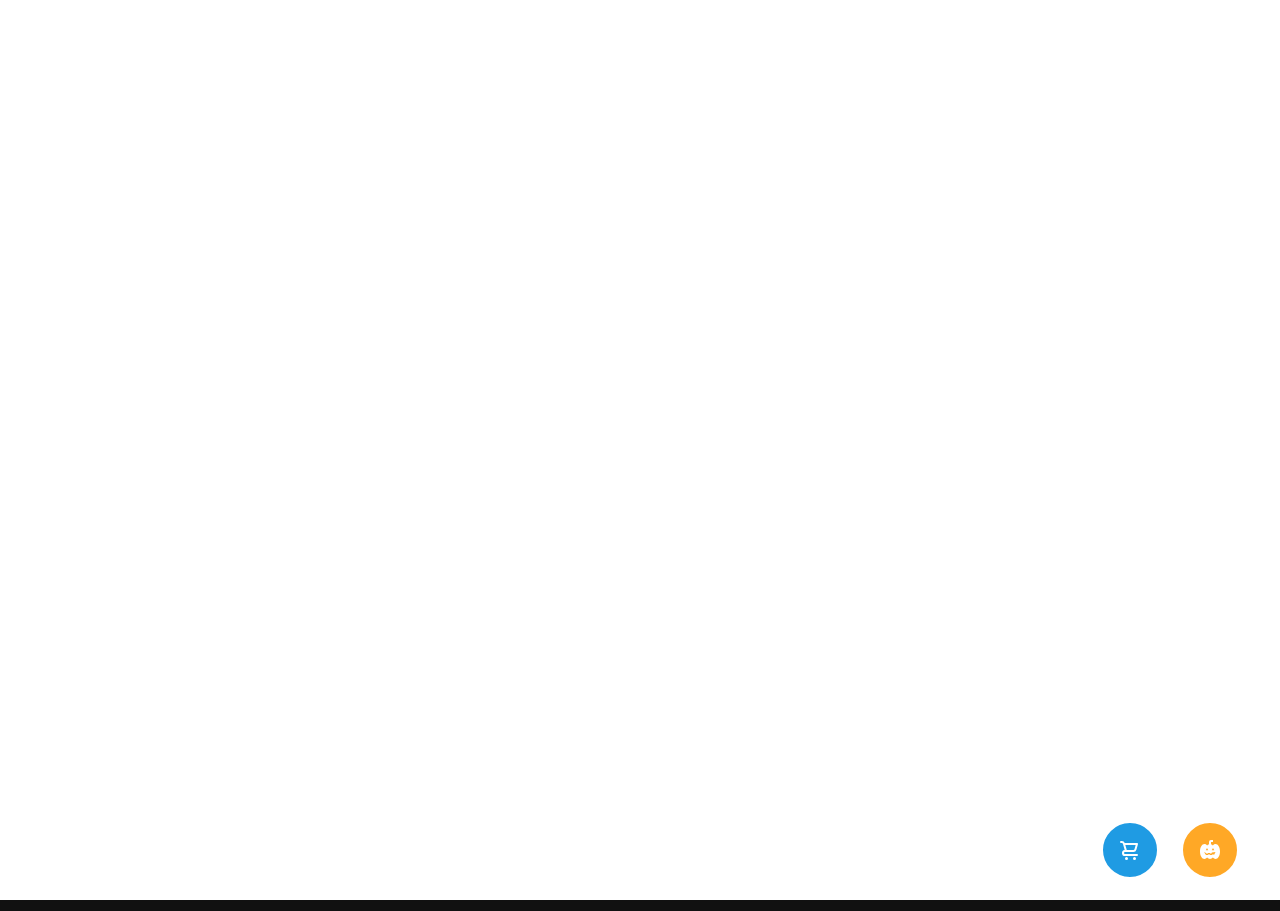
<file: LulaPortfolio-11/gocar/index.html>
<!DOCTYPE html>
<html lang="en">
<head>
	<title>Live Demo</title>
  <meta name="viewport" content="width=device-width, initial-scale=1.0">
  <meta name="robots" content="noindex, nofollow">

  <style type="text/css">

    /*--------------------------------------------------------------
    /** 1. Normalize
    --------------------------------------------------------------*/
    html, body {
      position: relative;
      width: 100%;
      height: 100%;
      font-family: Source Sans Pro, Roboto,sans-serif;
    }
    html {
      font-size: 100%;
      font-family: sans-serif;
      -ms-text-size-adjust: 100%;
      -webkit-text-size-adjust: 100%;
    }
    body {
      margin: 0;
      font-style: normal;
      -ms-text-size-adjust: 100%;
      -webkit-text-size-adjust: 100%;
      text-rendering: optimizeLegibility
    }
    article, aside, details, figcaption, figure, footer, header, main, menu, nav, section, summary {
      display: block;
    }
    audio, canvas, progress, video {
      display: inline-block;
      vertical-align: baseline;
    }
    audio:not([controls]) {
      display: none;
      height: 0;
    }
    [hidden],
    template {
      display: none;
    }
    a {
      background-color: transparent;
      outline: 0;
      text-decoration: none;
      cursor: pointer;
      -webkit-text-decoration-skip: objects;
      -webkit-transition: all 0.3s ease;
      transition: all 0.3s ease;
    }
    abbr[title] {
      border-bottom: none;
      text-decoration: underline;
      text-decoration: underline dotted;
    }
    b, strong, .strong {
      font-weight: bolder;
    }
    dfn {
      font-style: italic;
    }
    mark {
      background-color: #ff0;
      color: #111;
    }
    small {
      font-size: 80%;
    }
    sub,
    sup {
      font-size: 75%;
      line-height: 0;
      position: relative;
      vertical-align: baseline;
    }
    sup {
      top: -0.5em;
    }
    h1 {
      font-size: 2em;
      margin: 0.67em 0;
    }
    h1, h2, h3, h4, h5, h6, ul, ol, dl, li, dd, small {
      padding: 0;
    }
    img {
      border: 0;
    }
    svg:not(:root) {
      overflow: hidden;
      display: block;
    }
    figure {
      margin: 1em 40px;
    }
    hr {
      height: 0;
      overflow: visible;
      -webkit-box-sizing: content-box;
      -moz-box-sizing: content-box;
      box-sizing: content-box;
    }
    pre {
      overflow: auto;
    }
    code, kbd, pre, samp {
      font-family: Courier, monospace;
      font-size: 1em;
    }
    blockquote::before, blockquote::after,
    q::before, q::after {
      content: '';
    }
    blockquote, q {
      quotes: "" "";
    }
    button, input, optgroup, select, textarea {
      color: inherit;
      font: inherit;
      margin: 0;
    }
    button, input {
      overflow: visible;
    }
    button, select {
      text-transform: none;
    }
    select {
      text-indent: 45px;
    }
    button,
    html input[type="button"],
    input[type="reset"],
    input[type="submit"] {
      -webkit-appearance: button;
      cursor: pointer;
    }
    button[disabled],
    html input[disabled] {
      cursor: default;
    }
    button::-moz-focus-inner,
    input::-moz-focus-inner {
      border: 0;
      padding: 0;
    }
    input {
      line-height: normal;
    }
    input[type="checkbox"],
    input[type="radio"] {
      padding: 0;
      outline: 0;
      -webkit-box-sizing: border-box;
      -moz-box-sizing: border-box;
      box-sizing: border-box;
    }
    input[type="number"]::-webkit-inner-spin-button,
    input[type="number"]::-webkit-outer-spin-button {
      height: auto;
    }
    input[type="search"] {
      -webkit-appearance: textfield;
      outline-offset: -2px;
    }
    input[type="search"]::-webkit-search-cancel-button,
    input[type="search"]::-webkit-search-decoration {
      -webkit-appearance: none;
    }
    ::-webkit-file-upload-button {
      -webkit-appearance: button;
      font: inherit;
    }
    fieldset {
      border: 1px solid #c0c0c0;
      margin: 0 2px;
      padding: 0.35em 0.625em 0.75em;
    }
    legend {
      border: 0;
      padding: 0;
    }
    textarea {
      overflow: auto;
    }
    optgroup {
      font-weight: bold;
    }
    table {
      border-collapse: collapse;
      border-spacing: 0;
      width: 100%;
    }
    td, th {
      padding: 0;
    }

    /*--------------------------------------------------------------
    /** 2. Base Styles
    --------------------------------------------------------------*/
    *, *::before, *::after {
      -webkit-box-sizing: border-box;
      -moz-box-sizing: border-box;
      box-sizing: border-box;
    }
    html {
      box-sizing: border-box;
    }
    body {
      font-family: Source Sans Pro;
      font-style: normal;
      font-weight: normal;
      font-size: 19px;
      line-height: 180%;
      color: #777777;
    }
    body.no-scroll {
        overflow: hidden;
    }
    a {
      color: #111;
    }
    a:hover {
      color: #111;
      text-decoration: none;
    }
    .light a {
      color: #fff;
    }
    .light a:hover,
    .light a:active,
    .light a:focus {
      color: #fff;
    }
    .light b, .light strong {
      color: #fff;
    }
    ul, ol {
      margin-top: 0;
      margin-bottom: 10px;
      margin-left: 0;
      padding: 0;
      padding-left: 30px;
    }
    ul ul,
    ol ul,
    ul ol,
    ol ol {
      margin-top: 5px;
      margin-bottom: 0;
    }
    ul li, ol li {
      margin-bottom: 5px;
      outline: 0;
    }
    ul li.active a{
      color: #111;
    }
    ul li:last-child,
    ol li:last-child {
      margin-bottom: 0;
    }
    .list-unstyled {
      padding-left: 0;
      list-style: none;
    }
    .list-inline {
      padding-left: 0;
      list-style: none;
      margin-left: -0.5rem;
    }
    .list-inline > li {
      display: inline-block;
      padding-left: 1rem;
      padding-right: 1rem;
    }
    dl {
      margin-top: 0;
      margin-bottom: 2rem;
    }
    dt,
    dd {
      line-height: 1.42857143;
    }
    dt {
      font-weight: bold;
    }
    dd {
      margin-left: 0;
    }
    button, input, select, textarea {
      font-family: inherit;
      font-size: inherit;
      line-height: inherit;
      outline: 0;
    }
    figure {
      margin: 0;
    }
    img {
      display: inline-block;
      border: 0;
      max-width: 100%;
      height: auto;
      vertical-align: middle;
    }
    ::selection {
      background: rgba(0,0,0,0.8);
      color: #fff;
      text-shadow: none;
    }
    ::-moz-selection {
      background: rgba(0,0,0,0.8);
      color: #fff;
      text-shadow: none;
    }
    ::-webkit-input-placeholder {
      color: #939393; /* WebKit browsers */
      -webkit-transition: color .2s;
      transition: color .2s;
    }
    ::-moz-placeholder {
      color: #939393; /* Mozilla Firefox 19+ */
      -webkit-transition: color .2s;
      transition: color .2s;
    }
    :-ms-input-placeholder {
      color: #939393;/* Internet Explorer 10+ */
      -webkit-transition: color .2s;
      transition: color .2s;
    }
    ::placeholder {
      color: #939393;
      -webkit-transition: color .2s;
      transition: color .2s;
    }

    .nav {
      position: fixed;
      width: 180px;
      bottom: 0;
      right: 200px;
      padding: 20px;
      border-radius: 10px 0 0 10px;
      display: flex;
      gap: 15px;
      flex-wrap: wrap;
      justify-content: space-between;
      color: #d1d1d1;
      transform: translate3d(100%, 0, 0);
      transition: transform 0.3s ease-in;
    }
    .nav.show {
      transform: translate3d(0, 0, 0);
    }
    .btn {
      display: block;
      padding: 0px 10px;
      font-size: 14px;
      font-weight: 700;
      text-transform: uppercase;
      border-radius: 8px;
      background: #0070e4;
      color: #fff;
      box-shadow: rgba(0,0,0,0.1) 0px 0px 20px;
      transition: background 0.3s ease-out;
    }
    .btn:hover {
      background: #2c8bed;
    }
    .devices {
      display: flex;
    }
    .devices a {
      padding: 2px;
    }
    #template-selector {
      background: #111;
    }
    #iframe-view {
      margin: auto;
      background: #fff;
      height: 100vh;
    }
    body {
      overflow: hidden;
      text-align: center;
      background: #111111;
    }
    .btn-settings {
      padding: 12px;
      border: 3px solid #fff;
      width: 60px;
      height: 60px;
      display: flex;
      justify-content: center;
      align-items: center;
      color: #fff;
      border-radius: 50px;
      transition: transform 0.3s ease-out;
    }
    .btn-settings:hover {
      transform: scale(1.1);
      color: #fff;
    }
    .cart {
      background: #1f9be3;
    }
    .bundle {
      background: #ffa826;
    }
    @media only screen and (max-width: 991px) {
      a.device {
        display:none;
      }
    }
  </style>
</head>
<body>

<div id="demo-page-nav" class="nav">
  <!-- <a href="#desktop" class="btn-settings device"><svg xmlns="http://www.w3.org/2000/svg" width="30" height="30" viewBox="0 0 24 24"><path fill="currentColor" d="M19 2H5a3 3 0 0 0-3 3v10a3 3 0 0 0 3 3h3v2H5a1 1 0 0 0 0 2h14a1 1 0 0 0 0-2h-3v-2h3a3 3 0 0 0 3-3V5a3 3 0 0 0-3-3Zm-5 18h-4v-2h4Zm6-5a1 1 0 0 1-1 1H5a1 1 0 0 1-1-1v-1h16Zm0-3H4V5a1 1 0 0 1 1-1h14a1 1 0 0 1 1 1Z"/></svg></a>
  <a href="#laptop" class="btn-settings device"><svg xmlns="http://www.w3.org/2000/svg" width="30" height="30" viewBox="0 0 24 24"><path fill="currentColor" d="M21 14h-1V7a3 3 0 0 0-3-3H7a3 3 0 0 0-3 3v7H3a1 1 0 0 0-1 1v2a3 3 0 0 0 3 3h14a3 3 0 0 0 3-3v-2a1 1 0 0 0-1-1ZM6 7a1 1 0 0 1 1-1h10a1 1 0 0 1 1 1v7H6Zm14 10a1 1 0 0 1-1 1H5a1 1 0 0 1-1-1v-1h16Z"/></svg></a>
  <a href="#tab" class="btn-settings device"><svg xmlns="http://www.w3.org/2000/svg" width="30" height="30" viewBox="0 0 24 24"><path fill="currentColor" d="M17 2H7a3 3 0 0 0-3 3v14a3 3 0 0 0 3 3h10a3 3 0 0 0 3-3V5a3 3 0 0 0-3-3Zm1 17a1 1 0 0 1-1 1H7a1 1 0 0 1-1-1V5a1 1 0 0 1 1-1h10a1 1 0 0 1 1 1Zm-5.29-2.71a1 1 0 0 0-.91-.29l-.18.06a.76.76 0 0 0-.18.09l-.15.12a1 1 0 0 0-.21.33a1 1 0 0 0 .21 1.09a1.46 1.46 0 0 0 .33.22a1 1 0 0 0 1.09-.22A1 1 0 0 0 13 17a.84.84 0 0 0-.08-.38a1.15 1.15 0 0 0-.21-.33Z"/></svg></a>
  <a href="#phone" class="btn-settings device"><svg xmlns="http://www.w3.org/2000/svg" width="30" height="30" viewBox="0 0 24 24"><path fill="currentColor" d="M16 2H8a3 3 0 0 0-3 3v14a3 3 0 0 0 3 3h8a3 3 0 0 0 3-3V5a3 3 0 0 0-3-3Zm1 17a1 1 0 0 1-1 1H8a1 1 0 0 1-1-1v-1h10Zm0-3H7V5a1 1 0 0 1 1-1h8a1 1 0 0 1 1 1Z"/></svg></a> -->
  <a id="product-link" title="Get it Now" href="https://templatesjungle.gumroad.com/l/gocar-car-rental-bootstrap-website-template" class="btn-settings cart" target="_blank"><svg xmlns="http://www.w3.org/2000/svg" width="24" height="24" viewBox="0 0 24 24"><path fill="currentColor" d="M8.5 19a1.5 1.5 0 1 0 1.5 1.5A1.5 1.5 0 0 0 8.5 19ZM19 16H7a1 1 0 0 1 0-2h8.491a3.013 3.013 0 0 0 2.885-2.176l1.585-5.55A1 1 0 0 0 19 5H6.74a3.007 3.007 0 0 0-2.82-2H3a1 1 0 0 0 0 2h.921a1.005 1.005 0 0 1 .962.725l.155.545v.005l1.641 5.742A3 3 0 0 0 7 18h12a1 1 0 0 0 0-2Zm-1.326-9l-1.22 4.274a1.005 1.005 0 0 1-.963.726H8.754l-.255-.892L7.326 7ZM16.5 19a1.5 1.5 0 1 0 1.5 1.5a1.5 1.5 0 0 0-1.5-1.5Z"></path></svg></a>
  <a id="bundle-link" title="HTML Bundle" href="https://templatesjungle.com/ultimate-bundle/" class="btn-settings bundle" target="_blank"><svg xmlns="http://www.w3.org/2000/svg" width="24" height="24" viewBox="0 0 24 24"><path fill="currentColor" d="M6.5 6c.97 0 1.87.5 2.61 1.38c.55-.59 1.2-1.02 1.89-1.23V4a2 2 0 0 1 2-2h2v2h-2v2.15c.69.21 1.34.64 1.89 1.23C15.63 6.5 16.53 6 17.5 6C20 6 22 9.36 22 13.5c0 4.14-2 7.5-4.5 7.5c-.97 0-1.87-.5-2.61-1.38C14.08 20.5 13.08 21 12 21s-2.08-.5-2.89-1.38C8.37 20.5 7.47 21 6.5 21C4 21 2 17.64 2 13.5C2 9.36 4 6 6.5 6M9 10l-1.25 2.25h2.5L9 10m6 0l-1.25 2.25h2.5L15 10m-7 7h2l1-1l1 1h2l1-1l1 1l1.5-3l-3.58.62L13 16l-1-1h-2l-1 1l-1-1l-2-1l2 3Z"></path></svg></a>
</div>

<iframe id="iframe-view" src="https://demo.templatesjungle.com/gocar/" width="100%" height="100%" frameborder="0" webkitallowfullscreen="" mozallowfullscreen="" allowfullscreen=""></iframe>


<script src="https://templatesjungle.com/demo/jquery-1.11.0.min.js"></script>
<script type="text/javascript">
(function($) {

  "use strict";

  $(document).ready(function(){

    // $('.btn-settings').on('click', function(e) {
    //   e.preventDefault();
    //   $('#demo-page-nav').toggleClass('show');
    // });

  	$('#template-selector').on('change', function() {
  		var demo_url = this.value;
  		var product_url = $(this).find(':selected').data('product');

  		$("#iframe-view").attr("src", demo_url);
  		$("#product-link").attr("href", product_url);
  	})

    $('a.device').click(function(e){
      e.preventDefault();
      var screen_size = $(this).attr('href');
      var iframe_width = 640;
      var iframe_height = 600;

      switch(screen_size) {
        case '#desktop':
          iframe_width = "100%";
          iframe_height = "100%";
        break;

        case '#laptop':
          iframe_width = "1280px";
          iframe_height = "1024px";
        break;

        case '#tab':
          iframe_width = "1024px";
          iframe_height = "1366px";
        break;

        default:
        case '#phone':
          iframe_width = "375px";
          iframe_height = "812px";
        break;

      }
      $('#iframe-view').attr("width", iframe_width);
      $('#iframe-view').attr("height", iframe_height);
    });
    

  });


})(jQuery);

</script>

<!-- Mirrored from templatesjungle.com/demo/?url=https://demo.templatesjungle.com/gocar/&purl=https://templatesjungle.gumroad.com/l/gocar-car-rental-bootstrap-website-template by HTTrack Website Copier/3.x [XR&CO'2014], Mon, 22 Jan 2024 13:16:05 GMT -->
</body>
</html>
</file>
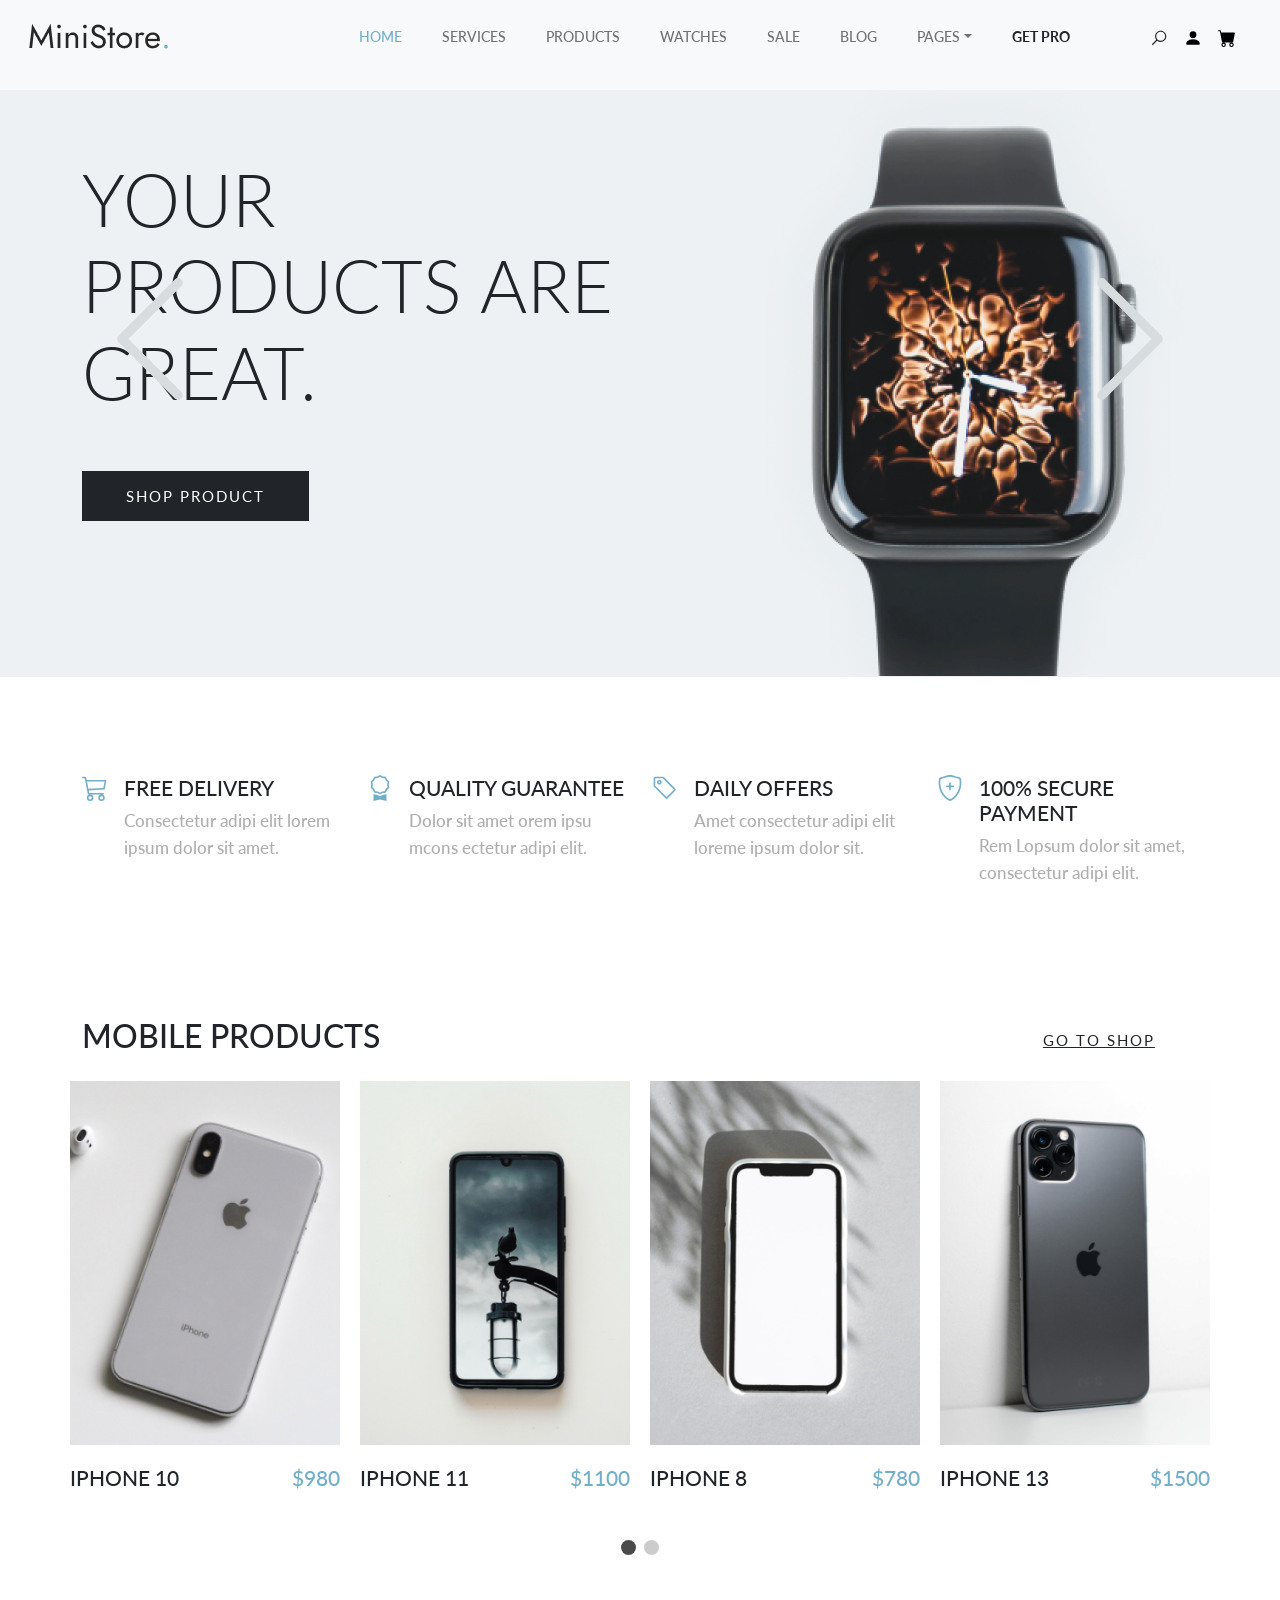
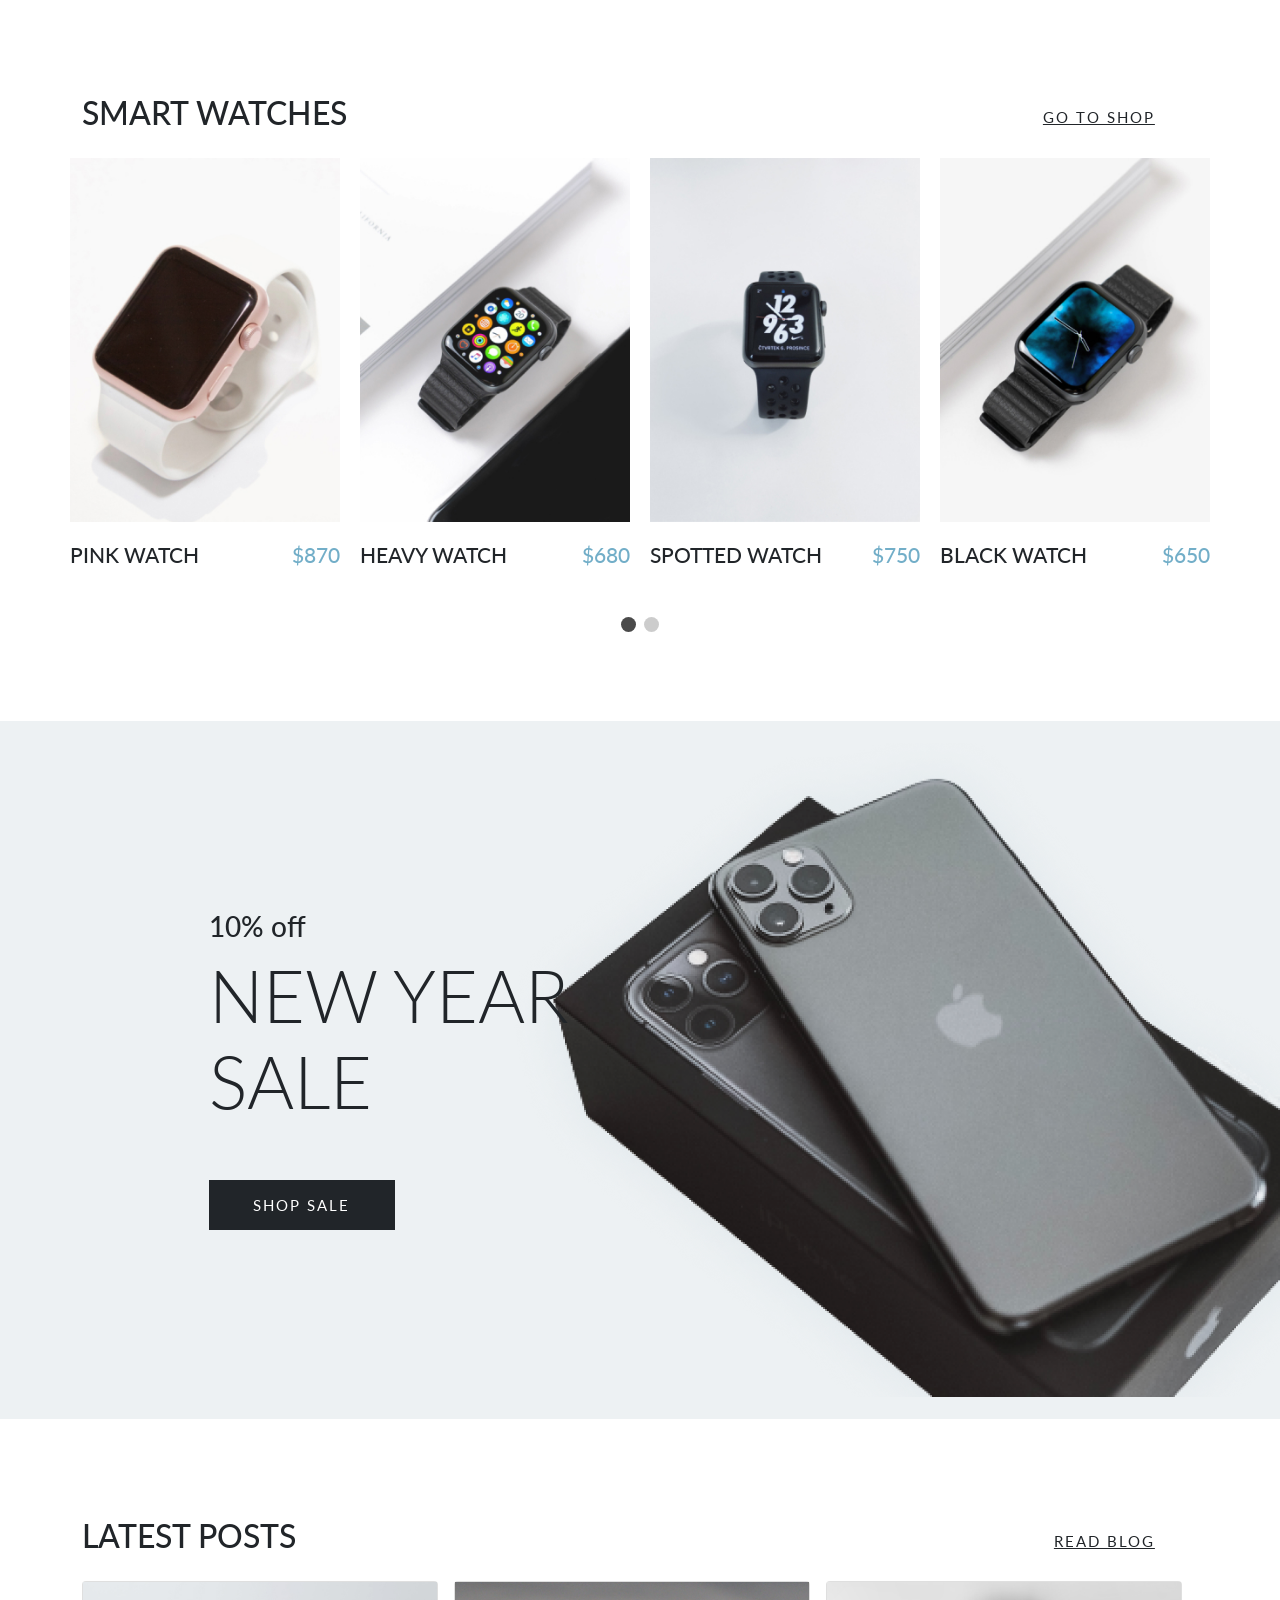
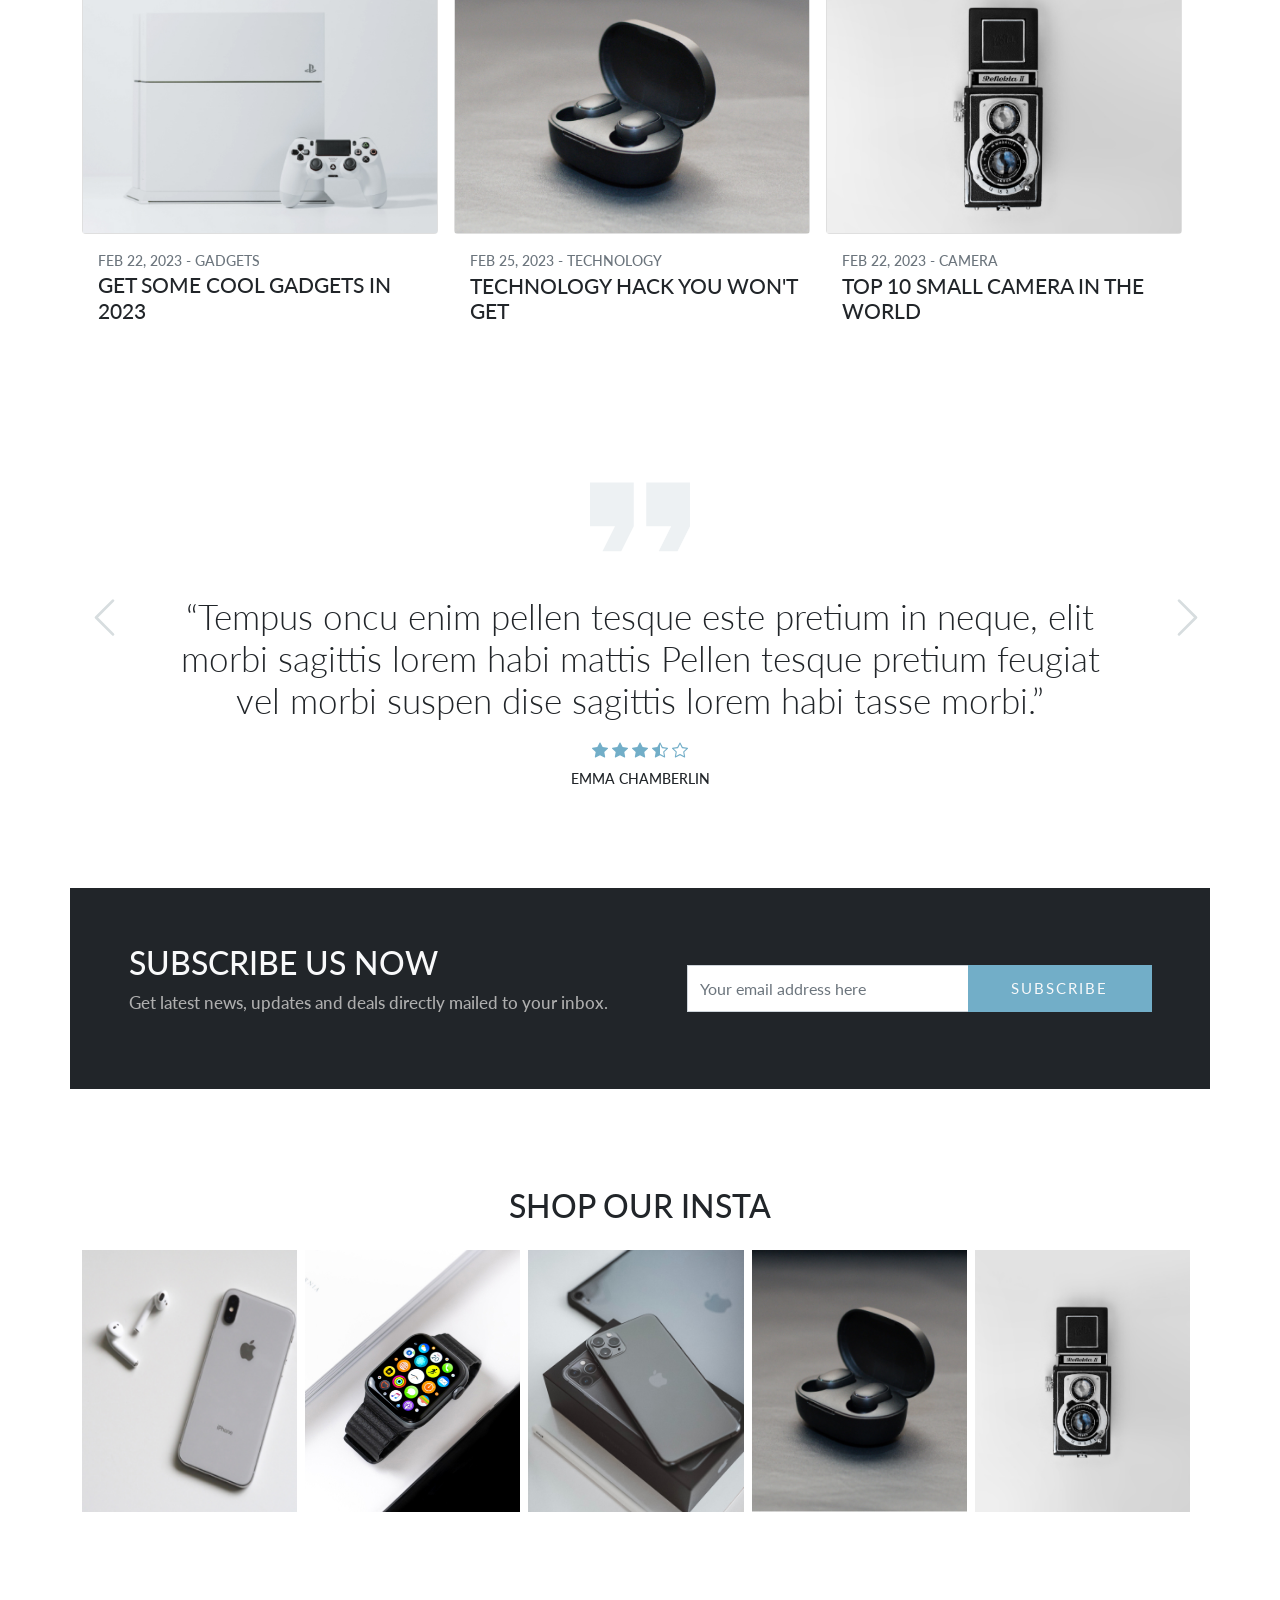
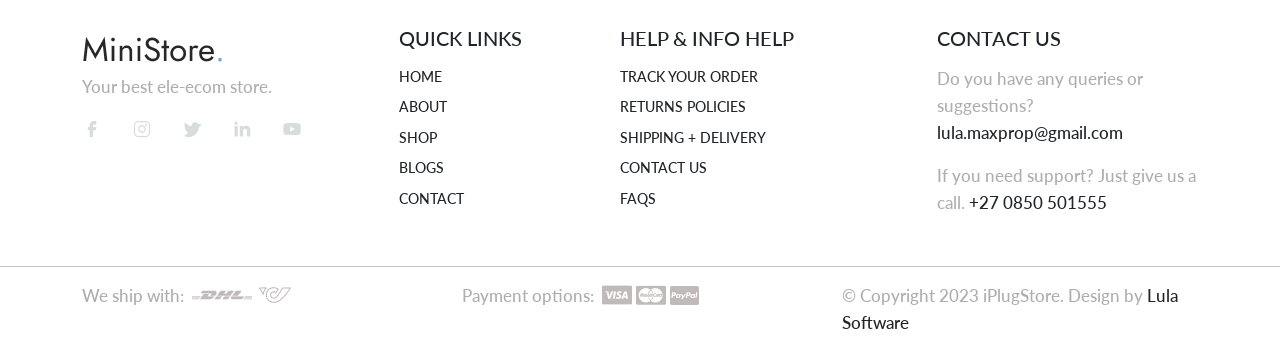
<file: LulaPortfolio-11/MiniStore/index.html>
<!DOCTYPE html>
<html>
  <head>
    <title>iPlugStore</title>
    <meta charset="utf-8">
    <meta http-equiv="X-UA-Compatible" content="IE=edge">
    <meta name="viewport" content="width=device-width, initial-scale=1.0">
    <meta name="format-detection" content="telephone=no">
    <meta name="apple-mobile-web-app-capable" content="yes">
    <meta name="author" content="">
    <meta name="keywords" content="">
    <meta name="description" content="">
    <link rel="stylesheet" type="text/css" href="css/bootstrap.min.css">
    <link rel="stylesheet" type="text/css" href="style.css">
    <link rel="stylesheet" href="https://cdn.jsdelivr.net/npm/swiper@9/swiper-bundle.min.css" />
    <link rel="preconnect" href="https://fonts.googleapis.com">
    <link rel="preconnect" href="https://fonts.gstatic.com" crossorigin>
    <link href="https://fonts.googleapis.com/css2?family=Jost:wght@300;400;500&family=Lato:wght@300;400;700&display=swap" rel="stylesheet">
    <!-- script
    ================================================== -->
    <script src="js/modernizr.js"></script>
  </head>
  <body data-bs-spy="scroll" data-bs-target="#navbar" data-bs-root-margin="0px 0px -40%" data-bs-smooth-scroll="true" tabindex="0">
    <svg xmlns="http://www.w3.org/2000/svg" style="display: none;">
      <symbol id="search" xmlns="http://www.w3.org/2000/svg" viewBox="0 0 32 32">
        <title>Search</title>
        <path fill="currentColor" d="M19 3C13.488 3 9 7.488 9 13c0 2.395.84 4.59 2.25 6.313L3.281 27.28l1.439 1.44l7.968-7.969A9.922 9.922 0 0 0 19 23c5.512 0 10-4.488 10-10S24.512 3 19 3zm0 2c4.43 0 8 3.57 8 8s-3.57 8-8 8s-8-3.57-8-8s3.57-8 8-8z" />
      </symbol>
      <symbol xmlns="http://www.w3.org/2000/svg" id="user" viewBox="0 0 16 16">
        <path d="M3 14s-1 0-1-1 1-4 6-4 6 3 6 4-1 1-1 1H3Zm5-6a3 3 0 1 0 0-6 3 3 0 0 0 0 6Z" />
      </symbol>
      <symbol xmlns="http://www.w3.org/2000/svg" id="cart" viewBox="0 0 16 16">
        <path d="M0 1.5A.5.5 0 0 1 .5 1H2a.5.5 0 0 1 .485.379L2.89 3H14.5a.5.5 0 0 1 .491.592l-1.5 8A.5.5 0 0 1 13 12H4a.5.5 0 0 1-.491-.408L2.01 3.607 1.61 2H.5a.5.5 0 0 1-.5-.5zM5 12a2 2 0 1 0 0 4 2 2 0 0 0 0-4zm7 0a2 2 0 1 0 0 4 2 2 0 0 0 0-4zm-7 1a1 1 0 1 1 0 2 1 1 0 0 1 0-2zm7 0a1 1 0 1 1 0 2 1 1 0 0 1 0-2z" />
      </symbol>
      <svg xmlns="http://www.w3.org/2000/svg" id="chevron-left" viewBox="0 0 16 16">
        <path fill-rule="evenodd" d="M11.354 1.646a.5.5 0 0 1 0 .708L5.707 8l5.647 5.646a.5.5 0 0 1-.708.708l-6-6a.5.5 0 0 1 0-.708l6-6a.5.5 0 0 1 .708 0z" />
      </svg>
      <symbol xmlns="http://www.w3.org/2000/svg" id="chevron-right" viewBox="0 0 16 16">
        <path fill-rule="evenodd" d="M4.646 1.646a.5.5 0 0 1 .708 0l6 6a.5.5 0 0 1 0 .708l-6 6a.5.5 0 0 1-.708-.708L10.293 8 4.646 2.354a.5.5 0 0 1 0-.708z" />
      </symbol>
      <symbol xmlns="http://www.w3.org/2000/svg" id="cart-outline" viewBox="0 0 16 16">
        <path d="M0 1.5A.5.5 0 0 1 .5 1H2a.5.5 0 0 1 .485.379L2.89 3H14.5a.5.5 0 0 1 .49.598l-1 5a.5.5 0 0 1-.465.401l-9.397.472L4.415 11H13a.5.5 0 0 1 0 1H4a.5.5 0 0 1-.491-.408L2.01 3.607 1.61 2H.5a.5.5 0 0 1-.5-.5zM3.102 4l.84 4.479 9.144-.459L13.89 4H3.102zM5 12a2 2 0 1 0 0 4 2 2 0 0 0 0-4zm7 0a2 2 0 1 0 0 4 2 2 0 0 0 0-4zm-7 1a1 1 0 1 1 0 2 1 1 0 0 1 0-2zm7 0a1 1 0 1 1 0 2 1 1 0 0 1 0-2z" />
      </symbol>
      <symbol xmlns="http://www.w3.org/2000/svg" id="quality" viewBox="0 0 16 16">
        <path d="M9.669.864 8 0 6.331.864l-1.858.282-.842 1.68-1.337 1.32L2.6 6l-.306 1.854 1.337 1.32.842 1.68 1.858.282L8 12l1.669-.864 1.858-.282.842-1.68 1.337-1.32L13.4 6l.306-1.854-1.337-1.32-.842-1.68L9.669.864zm1.196 1.193.684 1.365 1.086 1.072L12.387 6l.248 1.506-1.086 1.072-.684 1.365-1.51.229L8 10.874l-1.355-.702-1.51-.229-.684-1.365-1.086-1.072L3.614 6l-.25-1.506 1.087-1.072.684-1.365 1.51-.229L8 1.126l1.356.702 1.509.229z" />
        <path d="M4 11.794V16l4-1 4 1v-4.206l-2.018.306L8 13.126 6.018 12.1 4 11.794z" />
      </symbol>
      <symbol xmlns="http://www.w3.org/2000/svg" id="price-tag" viewBox="0 0 16 16">
        <path d="M6 4.5a1.5 1.5 0 1 1-3 0 1.5 1.5 0 0 1 3 0zm-1 0a.5.5 0 1 0-1 0 .5.5 0 0 0 1 0z" />
        <path d="M2 1h4.586a1 1 0 0 1 .707.293l7 7a1 1 0 0 1 0 1.414l-4.586 4.586a1 1 0 0 1-1.414 0l-7-7A1 1 0 0 1 1 6.586V2a1 1 0 0 1 1-1zm0 5.586 7 7L13.586 9l-7-7H2v4.586z" />
      </symbol>
      <symbol xmlns="http://www.w3.org/2000/svg" id="shield-plus" viewBox="0 0 16 16">
        <path d="M5.338 1.59a61.44 61.44 0 0 0-2.837.856.481.481 0 0 0-.328.39c-.554 4.157.726 7.19 2.253 9.188a10.725 10.725 0 0 0 2.287 2.233c.346.244.652.42.893.533.12.057.218.095.293.118a.55.55 0 0 0 .101.025.615.615 0 0 0 .1-.025c.076-.023.174-.061.294-.118.24-.113.547-.29.893-.533a10.726 10.726 0 0 0 2.287-2.233c1.527-1.997 2.807-5.031 2.253-9.188a.48.48 0 0 0-.328-.39c-.651-.213-1.75-.56-2.837-.855C9.552 1.29 8.531 1.067 8 1.067c-.53 0-1.552.223-2.662.524zM5.072.56C6.157.265 7.31 0 8 0s1.843.265 2.928.56c1.11.3 2.229.655 2.887.87a1.54 1.54 0 0 1 1.044 1.262c.596 4.477-.787 7.795-2.465 9.99a11.775 11.775 0 0 1-2.517 2.453 7.159 7.159 0 0 1-1.048.625c-.28.132-.581.24-.829.24s-.548-.108-.829-.24a7.158 7.158 0 0 1-1.048-.625 11.777 11.777 0 0 1-2.517-2.453C1.928 10.487.545 7.169 1.141 2.692A1.54 1.54 0 0 1 2.185 1.43 62.456 62.456 0 0 1 5.072.56z" />
        <path d="M8 4.5a.5.5 0 0 1 .5.5v1.5H10a.5.5 0 0 1 0 1H8.5V9a.5.5 0 0 1-1 0V7.5H6a.5.5 0 0 1 0-1h1.5V5a.5.5 0 0 1 .5-.5z" />
      </symbol>
      <symbol xmlns="http://www.w3.org/2000/svg" id="star-fill" viewBox="0 0 16 16">
        <path d="M3.612 15.443c-.386.198-.824-.149-.746-.592l.83-4.73L.173 6.765c-.329-.314-.158-.888.283-.95l4.898-.696L7.538.792c.197-.39.73-.39.927 0l2.184 4.327 4.898.696c.441.062.612.636.282.95l-3.522 3.356.83 4.73c.078.443-.36.79-.746.592L8 13.187l-4.389 2.256z" />
      </symbol>
      <symbol xmlns="http://www.w3.org/2000/svg" id="star-empty" viewBox="0 0 16 16">
        <path d="M2.866 14.85c-.078.444.36.791.746.593l4.39-2.256 4.389 2.256c.386.198.824-.149.746-.592l-.83-4.73 3.522-3.356c.33-.314.16-.888-.282-.95l-4.898-.696L8.465.792a.513.513 0 0 0-.927 0L5.354 5.12l-4.898.696c-.441.062-.612.636-.283.95l3.523 3.356-.83 4.73zm4.905-2.767-3.686 1.894.694-3.957a.565.565 0 0 0-.163-.505L1.71 6.745l4.052-.576a.525.525 0 0 0 .393-.288L8 2.223l1.847 3.658a.525.525 0 0 0 .393.288l4.052.575-2.906 2.77a.565.565 0 0 0-.163.506l.694 3.957-3.686-1.894a.503.503 0 0 0-.461 0z" />
      </symbol>
      <symbol xmlns="http://www.w3.org/2000/svg" id="star-half" viewBox="0 0 16 16">
        <path d="M5.354 5.119 7.538.792A.516.516 0 0 1 8 .5c.183 0 .366.097.465.292l2.184 4.327 4.898.696A.537.537 0 0 1 16 6.32a.548.548 0 0 1-.17.445l-3.523 3.356.83 4.73c.078.443-.36.79-.746.592L8 13.187l-4.389 2.256a.52.52 0 0 1-.146.05c-.342.06-.668-.254-.6-.642l.83-4.73L.173 6.765a.55.55 0 0 1-.172-.403.58.58 0 0 1 .085-.302.513.513 0 0 1 .37-.245l4.898-.696zM8 12.027a.5.5 0 0 1 .232.056l3.686 1.894-.694-3.957a.565.565 0 0 1 .162-.505l2.907-2.77-4.052-.576a.525.525 0 0 1-.393-.288L8.001 2.223 8 2.226v9.8z" />
      </symbol>
      <symbol xmlns="http://www.w3.org/2000/svg" id="quote" viewBox="0 0 24 24">
        <path fill="currentColor" d="m15 17l2-4h-4V6h7v7l-2 4h-3Zm-9 0l2-4H4V6h7v7l-2 4H6Z" />
      </symbol>
      <symbol xmlns="http://www.w3.org/2000/svg" id="facebook" viewBox="0 0 24 24">
        <path fill="currentColor" d="M9.198 21.5h4v-8.01h3.604l.396-3.98h-4V7.5a1 1 0 0 1 1-1h3v-4h-3a5 5 0 0 0-5 5v2.01h-2l-.396 3.98h2.396v8.01Z" />
      </symbol>
      <symbol xmlns="http://www.w3.org/2000/svg" id="youtube" viewBox="0 0 32 32">
        <path fill="currentColor" d="M29.41 9.26a3.5 3.5 0 0 0-2.47-2.47C24.76 6.2 16 6.2 16 6.2s-8.76 0-10.94.59a3.5 3.5 0 0 0-2.47 2.47A36.13 36.13 0 0 0 2 16a36.13 36.13 0 0 0 .59 6.74a3.5 3.5 0 0 0 2.47 2.47c2.18.59 10.94.59 10.94.59s8.76 0 10.94-.59a3.5 3.5 0 0 0 2.47-2.47A36.13 36.13 0 0 0 30 16a36.13 36.13 0 0 0-.59-6.74ZM13.2 20.2v-8.4l7.27 4.2Z" />
      </symbol>
      <symbol xmlns="http://www.w3.org/2000/svg" id="twitter" viewBox="0 0 256 256">
        <path fill="currentColor" d="m245.66 77.66l-29.9 29.9C209.72 177.58 150.67 232 80 232c-14.52 0-26.49-2.3-35.58-6.84c-7.33-3.67-10.33-7.6-11.08-8.72a8 8 0 0 1 3.85-11.93c.26-.1 24.24-9.31 39.47-26.84a110.93 110.93 0 0 1-21.88-24.2c-12.4-18.41-26.28-50.39-22-98.18a8 8 0 0 1 13.65-4.92c.35.35 33.28 33.1 73.54 43.72V88a47.87 47.87 0 0 1 14.36-34.3A46.87 46.87 0 0 1 168.1 40a48.66 48.66 0 0 1 41.47 24H240a8 8 0 0 1 5.66 13.66Z" />
      </symbol>
      <symbol xmlns="http://www.w3.org/2000/svg" id="instagram" viewBox="0 0 256 256">
        <path fill="currentColor" d="M128 80a48 48 0 1 0 48 48a48.05 48.05 0 0 0-48-48Zm0 80a32 32 0 1 1 32-32a32 32 0 0 1-32 32Zm48-136H80a56.06 56.06 0 0 0-56 56v96a56.06 56.06 0 0 0 56 56h96a56.06 56.06 0 0 0 56-56V80a56.06 56.06 0 0 0-56-56Zm40 152a40 40 0 0 1-40 40H80a40 40 0 0 1-40-40V80a40 40 0 0 1 40-40h96a40 40 0 0 1 40 40ZM192 76a12 12 0 1 1-12-12a12 12 0 0 1 12 12Z" />
      </symbol>
      <symbol xmlns="http://www.w3.org/2000/svg" id="linkedin" viewBox="0 0 24 24">
        <path fill="currentColor" d="M6.94 5a2 2 0 1 1-4-.002a2 2 0 0 1 4 .002zM7 8.48H3V21h4V8.48zm6.32 0H9.34V21h3.94v-6.57c0-3.66 4.77-4 4.77 0V21H22v-7.93c0-6.17-7.06-5.94-8.72-2.91l.04-1.68z" />
      </symbol>
      <symbol xmlns="http://www.w3.org/2000/svg" id="nav-icon" viewBox="0 0 16 16">
        <path d="M14 10.5a.5.5 0 0 0-.5-.5h-3a.5.5 0 0 0 0 1h3a.5.5 0 0 0 .5-.5zm0-3a.5.5 0 0 0-.5-.5h-7a.5.5 0 0 0 0 1h7a.5.5 0 0 0 .5-.5zm0-3a.5.5 0 0 0-.5-.5h-11a.5.5 0 0 0 0 1h11a.5.5 0 0 0 .5-.5z" />
      </symbol>
      <symbol xmlns="http://www.w3.org/2000/svg" id="close" viewBox="0 0 16 16">
        <path d="M2.146 2.854a.5.5 0 1 1 .708-.708L8 7.293l5.146-5.147a.5.5 0 0 1 .708.708L8.707 8l5.147 5.146a.5.5 0 0 1-.708.708L8 8.707l-5.146 5.147a.5.5 0 0 1-.708-.708L7.293 8 2.146 2.854Z" />
      </symbol>
      <symbol xmlns="http://www.w3.org/2000/svg" id="navbar-icon" viewBox="0 0 16 16">
        <path d="M14 10.5a.5.5 0 0 0-.5-.5h-3a.5.5 0 0 0 0 1h3a.5.5 0 0 0 .5-.5zm0-3a.5.5 0 0 0-.5-.5h-7a.5.5 0 0 0 0 1h7a.5.5 0 0 0 .5-.5zm0-3a.5.5 0 0 0-.5-.5h-11a.5.5 0 0 0 0 1h11a.5.5 0 0 0 .5-.5z" />
      </symbol>
    </svg>  

    <div class="search-popup">
        <div class="search-popup-container">

          <form role="search" method="get" class="search-form" action="">
            <input type="search" id="search-form" class="search-field" placeholder="Type and press enter" value="" name="s" />
            <button type="submit" class="search-submit"><svg class="search"><use xlink:href="#search"></use></svg></button>
          </form>

          <h5 class="cat-list-title">Browse Categories</h5>
          
          <ul class="cat-list">
            <li class="cat-list-item">
              <a href="#" title="Mobile Phones">Mobile Phones</a>
            </li>
            <li class="cat-list-item">
              <a href="#" title="Smart Watches">Smart Watches</a>
            </li>
            <li class="cat-list-item">
              <a href="#" title="Headphones">Headphones</a>
            </li>
            <li class="cat-list-item">
              <a href="#" title="Accessories">Accessories</a>
            </li>
            <li class="cat-list-item">
              <a href="#" title="Monitors">Monitors</a>
            </li>
            <li class="cat-list-item">
              <a href="#" title="Speakers">Speakers</a>
            </li>
            <li class="cat-list-item">
              <a href="#" title="Memory Cards">Memory Cards</a>
            </li>
          </ul>

        </div>
    </div>
    
    <header id="header" class="site-header header-scrolled position-fixed text-black bg-light">
      <nav id="header-nav" class="navbar navbar-expand-lg px-3 mb-3">
        <div class="container-fluid">
          <a class="navbar-brand" href="index.html">
            <img src="images/main-logo.png" class="logo">
          </a>
          <button class="navbar-toggler d-flex d-lg-none order-3 p-2" type="button" data-bs-toggle="offcanvas" data-bs-target="#bdNavbar" aria-controls="bdNavbar" aria-expanded="false" aria-label="Toggle navigation">
            <svg class="navbar-icon">
              <use xlink:href="#navbar-icon"></use>
            </svg>
          </button>
          <div class="offcanvas offcanvas-end" tabindex="-1" id="bdNavbar" aria-labelledby="bdNavbarOffcanvasLabel">
            <div class="offcanvas-header px-4 pb-0">
              <a class="navbar-brand" href="index.html">
                <img src="images/main-logo.png" class="logo"></img>
              </a>
              <button type="button" class="btn-close btn-close-black" data-bs-dismiss="offcanvas" aria-label="Close" data-bs-target="#bdNavbar"></button>
            </div>
            <div class="offcanvas-body">
              <ul id="navbar" class="navbar-nav text-uppercase justify-content-end align-items-center flex-grow-1 pe-3">
                <li class="nav-item">
                  <a class="nav-link me-4 active" href="#billboard">Home</a>
                </li>
                <li class="nav-item">
                  <a class="nav-link me-4" href="#company-services">Services</a>
                </li>
                <li class="nav-item">
                  <a class="nav-link me-4" href="#mobile-products">Products</a>
                </li>
                <li class="nav-item">
                  <a class="nav-link me-4" href="#smart-watches">Watches</a>
                </li>
                <li class="nav-item">
                  <a class="nav-link me-4" href="#yearly-sale">Sale</a>
                </li>
                <li class="nav-item">
                  <a class="nav-link me-4" href="#latest-blog">Blog</a>
                </li>
                <li class="nav-item dropdown">
                  <a class="nav-link me-4 dropdown-toggle link-dark" data-bs-toggle="dropdown" href="#" role="button" aria-expanded="false">Pages</a>
                  <ul class="dropdown-menu">
                    <li>
                      <a href="about.html" class="dropdown-item">About <span class="badge bg-secondary">PRO</span></a>
                    </li>
                    <li>
                      <a href="blog.html" class="dropdown-item">Blog <span class="badge bg-secondary">PRO</span></a>
                    </li>
                    <li>
                      <a href="shop.html" class="dropdown-item">Shop <span class="badge bg-secondary">PRO</span></a>
                    </li>
                    <li>
                      <a href="cart.html" class="dropdown-item">Cart <span class="badge bg-secondary">PRO</span></a>
                    </li>
                    <li>
                      <a href="checkout.html" class="dropdown-item">Checkout <span class="badge bg-secondary">PRO</span></a>
                    </li>
                    <li>
                      <a href="single-post.html" class="dropdown-item">Single Post <span class="badge bg-secondary">PRO</span></a>
                    </li>
                    <li>
                      <a href="single-product.html" class="dropdown-item">Single Product <span class="badge bg-secondary">PRO</span></a>
                    </li>
                    <li>
                      <a href="contact.html" class="dropdown-item">Contact <span class="badge bg-secondary">PRO</span></a>
                    </li>
                  </ul>
                </li>
                <li class="nav-item">
                  <a class="nav-link me-4 fw-bold text-dark" href="https://lulax.framer.website/">GET PRO</a>
                </li>
                <li class="nav-item">
                  <div class="user-items ps-5">
                    <ul class="d-flex justify-content-end list-unstyled">
                      <li class="search-item pe-3">
                        <a href="#" class="search-button">
                          <svg class="search">
                            <use xlink:href="#search"></use>
                          </svg>
                        </a>
                      </li>
                      <li class="pe-3">
                        <a href="#">
                          <svg class="user">
                            <use xlink:href="#user"></use>
                          </svg>
                        </a>
                      </li>
                      <li>
                        <a href="cart.html">
                          <svg class="cart">
                            <use xlink:href="#cart"></use>
                          </svg>
                        </a>
                      </li>
                    </ul>
                  </div>
                </li>
              </ul>
            </div>
          </div>
        </div>
      </nav>
    </header>
    <section id="billboard" class="position-relative overflow-hidden bg-light-blue">
      <div class="swiper main-swiper">
        <div class="swiper-wrapper">
          <div class="swiper-slide">
            <div class="container">
              <div class="row d-flex align-items-center">
                <div class="col-md-6">
                  <div class="banner-content">
                    <h1 class="display-2 text-uppercase text-dark pb-5">Your Products Are Great.</h1>
                    <a href="shop.html" class="btn btn-medium btn-dark text-uppercase btn-rounded-none">Shop Product</a>
                  </div>
                </div>
                <div class="col-md-5">
                  <div class="image-holder">
                    <img src="images/banner-image.png" alt="banner">
                  </div>
                </div>
              </div>
            </div>
          </div>
          <div class="swiper-slide">
            <div class="container">
              <div class="row d-flex flex-wrap align-items-center">
                <div class="col-md-6">
                  <div class="banner-content">
                    <h1 class="display-2 text-uppercase text-dark pb-5">Technology Hack You Won't Get</h1>
                    <a href="shop.html" class="btn btn-medium btn-dark text-uppercase btn-rounded-none">Shop Product</a>
                  </div>
                </div>
                <div class="col-md-5">
                  <div class="image-holder">
                    <img src="images/banner-image.png" alt="banner">
                  </div>
                </div>
              </div>
            </div>
          </div>
        </div>
      </div>
      <div class="swiper-icon swiper-arrow swiper-arrow-prev">
        <svg class="chevron-left">
          <use xlink:href="#chevron-left" />
        </svg>
      </div>
      <div class="swiper-icon swiper-arrow swiper-arrow-next">
        <svg class="chevron-right">
          <use xlink:href="#chevron-right" />
        </svg>
      </div>
    </section>
    <section id="company-services" class="padding-large">
      <div class="container">
        <div class="row">
          <div class="col-lg-3 col-md-6 pb-3">
            <div class="icon-box d-flex">
              <div class="icon-box-icon pe-3 pb-3">
                <svg class="cart-outline">
                  <use xlink:href="#cart-outline" />
                </svg>
              </div>
              <div class="icon-box-content">
                <h3 class="card-title text-uppercase text-dark">Free delivery</h3>
                <p>Consectetur adipi elit lorem ipsum dolor sit amet.</p>
              </div>
            </div>
          </div>
          <div class="col-lg-3 col-md-6 pb-3">
            <div class="icon-box d-flex">
              <div class="icon-box-icon pe-3 pb-3">
                <svg class="quality">
                  <use xlink:href="#quality" />
                </svg>
              </div>
              <div class="icon-box-content">
                <h3 class="card-title text-uppercase text-dark">Quality guarantee</h3>
                <p>Dolor sit amet orem ipsu mcons ectetur adipi elit.</p>
              </div>
            </div>
          </div>
          <div class="col-lg-3 col-md-6 pb-3">
            <div class="icon-box d-flex">
              <div class="icon-box-icon pe-3 pb-3">
                <svg class="price-tag">
                  <use xlink:href="#price-tag" />
                </svg>
              </div>
              <div class="icon-box-content">
                <h3 class="card-title text-uppercase text-dark">Daily offers</h3>
                <p>Amet consectetur adipi elit loreme ipsum dolor sit.</p>
              </div>
            </div>
          </div>
          <div class="col-lg-3 col-md-6 pb-3">
            <div class="icon-box d-flex">
              <div class="icon-box-icon pe-3 pb-3">
                <svg class="shield-plus">
                  <use xlink:href="#shield-plus" />
                </svg>
              </div>
              <div class="icon-box-content">
                <h3 class="card-title text-uppercase text-dark">100% secure payment</h3>
                <p>Rem Lopsum dolor sit amet, consectetur adipi elit.</p>
              </div>
            </div>
          </div>
        </div>
      </div>
    </section>
    <section id="mobile-products" class="product-store position-relative padding-large no-padding-top">
      <div class="container">
        <div class="row">
          <div class="display-header d-flex justify-content-between pb-3">
            <h2 class="display-7 text-dark text-uppercase">Mobile Products</h2>
            <div class="btn-right">
              <a href="shop.html" class="btn btn-medium btn-normal text-uppercase">Go to Shop</a>
            </div>
          </div>
          <div class="swiper product-swiper">
            <div class="swiper-wrapper">
              <div class="swiper-slide">
                <div class="product-card position-relative">
                  <div class="image-holder">
                    <img src="images/product-item1.jpg" alt="product-item" class="img-fluid">
                  </div>
                  <div class="cart-concern position-absolute">
                    <div class="cart-button d-flex">
                      <a href="#" class="btn btn-medium btn-black">Add to Cart<svg class="cart-outline"><use xlink:href="#cart-outline"></use></svg></a>
                    </div>
                  </div>
                  <div class="card-detail d-flex justify-content-between align-items-baseline pt-3">
                    <h3 class="card-title text-uppercase">
                      <a href="#">Iphone 10</a>
                    </h3>
                    <span class="item-price text-primary">$980</span>
                  </div>
                </div>
              </div>
              <div class="swiper-slide">
                <div class="product-card position-relative">
                  <div class="image-holder">
                    <img src="images/product-item2.jpg" alt="product-item" class="img-fluid">
                  </div>
                  <div class="cart-concern position-absolute">
                    <div class="cart-button d-flex">
                      <a href="#" class="btn btn-medium btn-black">Add to Cart<svg class="cart-outline"><use xlink:href="#cart-outline"></use></svg></a>
                    </div>
                  </div>
                  <div class="card-detail d-flex justify-content-between align-items-baseline pt-3">
                    <h3 class="card-title text-uppercase">
                      <a href="#">Iphone 11</a>
                    </h3>
                    <span class="item-price text-primary">$1100</span>
                  </div>
                </div>
              </div>
              <div class="swiper-slide">
                <div class="product-card position-relative">
                  <div class="image-holder">
                    <img src="images/product-item3.jpg" alt="product-item" class="img-fluid">
                  </div>
                  <div class="cart-concern position-absolute">
                    <div class="cart-button d-flex">
                      <a href="#" class="btn btn-medium btn-black">Add to Cart<svg class="cart-outline"><use xlink:href="#cart-outline"></use></svg></a>
                    </div>
                  </div>
                  <div class="card-detail d-flex justify-content-between align-items-baseline pt-3">
                    <h3 class="card-title text-uppercase">
                      <a href="#">Iphone 8</a>
                    </h3>
                    <span class="item-price text-primary">$780</span>
                  </div>
                </div>
              </div>
              <div class="swiper-slide">
                <div class="product-card position-relative">
                  <div class="image-holder">
                    <img src="images/product-item4.jpg" alt="product-item" class="img-fluid">
                  </div>
                  <div class="cart-concern position-absolute">
                    <div class="cart-button d-flex">
                      <a href="#" class="btn btn-medium btn-black">Add to Cart<svg class="cart-outline"><use xlink:href="#cart-outline"></use></svg></a>
                    </div>
                  </div>
                  <div class="card-detail d-flex justify-content-between align-items-baseline pt-3">
                    <h3 class="card-title text-uppercase">
                      <a href="#">Iphone 13</a>
                    </h3>
                    <span class="item-price text-primary">$1500</span>
                  </div>
                </div>
              </div>
              <div class="swiper-slide">
                <div class="product-card position-relative">
                  <div class="image-holder">
                    <img src="images/product-item5.jpg" alt="product-item" class="img-fluid">
                  </div>
                  <div class="cart-concern position-absolute">
                    <div class="cart-button d-flex">
                      <a href="#" class="btn btn-medium btn-black">Add to Cart<svg class="cart-outline"><use xlink:href="#cart-outline"></use></svg></a>
                    </div>
                  </div>
                  <div class="card-detail d-flex justify-content-between align-items-baseline pt-3">
                    <h3 class="card-title text-uppercase">
                      <a href="#">Iphone 12</a>
                    </h3>
                    <span class="item-price text-primary">$1300</span>
                  </div>
                </div>
              </div>
            </div>
          </div>
        </div>
      </div>
      <div class="swiper-pagination position-absolute text-center"></div>
    </section>
    <section id="smart-watches" class="product-store padding-large position-relative">
      <div class="container">
        <div class="row">
          <div class="display-header d-flex justify-content-between pb-3">
            <h2 class="display-7 text-dark text-uppercase">Smart Watches</h2>
            <div class="btn-right">
              <a href="shop.html" class="btn btn-medium btn-normal text-uppercase">Go to Shop</a>
            </div>
          </div>
          <div class="swiper product-watch-swiper">
            <div class="swiper-wrapper">
              <div class="swiper-slide">
                <div class="product-card position-relative">
                  <div class="image-holder">
                    <img src="images/product-item6.jpg" alt="product-item" class="img-fluid">
                  </div>
                  <div class="cart-concern position-absolute">
                    <div class="cart-button d-flex">
                      <a href="#" class="btn btn-medium btn-black">Add to Cart<svg class="cart-outline"><use xlink:href="#cart-outline"></use></svg></a>
                    </div>
                  </div>
                  <div class="card-detail d-flex justify-content-between align-items-baseline pt-3">
                    <h3 class="card-title text-uppercase">
                      <a href="#">Pink watch</a>
                    </h3>
                    <span class="item-price text-primary">$870</span>
                  </div>
                </div>
              </div>
              <div class="swiper-slide">
                <div class="product-card position-relative">
                  <div class="image-holder">
                    <img src="images/product-item7.jpg" alt="product-item" class="img-fluid">
                  </div>
                  <div class="cart-concern position-absolute">
                    <div class="cart-button d-flex">
                      <a href="#" class="btn btn-medium btn-black">Add to Cart<svg class="cart-outline"><use xlink:href="#cart-outline"></use></svg></a>
                    </div>
                  </div>
                  <div class="card-detail d-flex justify-content-between align-items-baseline pt-3">
                    <h3 class="card-title text-uppercase">
                      <a href="#">Heavy watch</a>
                    </h3>
                    <span class="item-price text-primary">$680</span>
                  </div>
                </div>
              </div>
              <div class="swiper-slide">
                <div class="product-card position-relative">
                  <div class="image-holder">
                    <img src="images/product-item8.jpg" alt="product-item" class="img-fluid">
                  </div>
                  <div class="cart-concern position-absolute">
                    <div class="cart-button d-flex">
                      <a href="#" class="btn btn-medium btn-black">Add to Cart<svg class="cart-outline"><use xlink:href="#cart-outline"></use></svg></a>
                    </div>
                  </div>
                  <div class="card-detail d-flex justify-content-between align-items-baseline pt-3">
                    <h3 class="card-title text-uppercase">
                      <a href="#">spotted watch</a>
                    </h3>
                    <span class="item-price text-primary">$750</span>
                  </div>
                </div>
              </div>
              <div class="swiper-slide">
                <div class="product-card position-relative">
                  <div class="image-holder">
                    <img src="images/product-item9.jpg" alt="product-item" class="img-fluid">
                  </div>
                  <div class="cart-concern position-absolute">
                    <div class="cart-button d-flex">
                      <a href="#" class="btn btn-medium btn-black">Add to Cart<svg class="cart-outline"><use xlink:href="#cart-outline"></use></svg></a>
                    </div>
                  </div>
                  <div class="card-detail d-flex justify-content-between align-items-baseline pt-3">
                    <h3 class="card-title text-uppercase">
                      <a href="#">black watch</a>
                    </h3>
                    <span class="item-price text-primary">$650</span>
                  </div>
                </div>
              </div>
              <div class="swiper-slide">
                <div class="product-card position-relative">
                  <div class="image-holder">
                    <img src="images/product-item10.jpg" alt="product-item" class="img-fluid">
                  </div>
                  <div class="cart-concern position-absolute">
                    <div class="cart-button d-flex">
                      <a href="#" class="btn btn-medium btn-black">Add to Cart<svg class="cart-outline"><use xlink:href="#cart-outline"></use></svg></a>
                    </div>
                  </div>
                  <div class="card-detail d-flex justify-content-between pt-3">
                    <h3 class="card-title text-uppercase">
                      <a href="#">black watch</a>
                    </h3>
                    <span class="item-price text-primary">$750</span>
                  </div>
                </div>
              </div>
            </div>
          </div>
        </div>
      </div>
      <div class="swiper-pagination position-absolute text-center"></div>
    </section>
    <section id="yearly-sale" class="bg-light-blue overflow-hidden mt-5 padding-xlarge" style="background-image: url('images/single-image1.png');background-position: right; background-repeat: no-repeat;">
      <div class="row d-flex flex-wrap align-items-center">
        <div class="col-md-6 col-sm-12">
          <div class="text-content offset-4 padding-medium">
            <h3>10% off</h3>
            <h2 class="display-2 pb-5 text-uppercase text-dark">New year sale</h2>
            <a href="shop.html" class="btn btn-medium btn-dark text-uppercase btn-rounded-none">Shop Sale</a>
          </div>
        </div>
        <div class="col-md-6 col-sm-12">
          
        </div>
      </div>
    </section>
    <section id="latest-blog" class="padding-large">
      <div class="container">
        <div class="row">
          <div class="display-header d-flex justify-content-between pb-3">
            <h2 class="display-7 text-dark text-uppercase">Latest Posts</h2>
            <div class="btn-right">
              <a href="blog.html" class="btn btn-medium btn-normal text-uppercase">Read Blog</a>
            </div>
          </div>
          <div class="post-grid d-flex flex-wrap justify-content-between">
            <div class="col-lg-4 col-sm-12">
              <div class="card border-none me-3">
                <div class="card-image">
                  <img src="images/post-item1.jpg" alt="" class="img-fluid">
                </div>
              </div>
              <div class="card-body text-uppercase">
                <div class="card-meta text-muted">
                  <span class="meta-date">feb 22, 2023</span>
                  <span class="meta-category">- Gadgets</span>
                </div>
                <h3 class="card-title">
                  <a href="#">Get some cool gadgets in 2023</a>
                </h3>
              </div>
            </div>
            <div class="col-lg-4 col-sm-12">
              <div class="card border-none me-3">
                <div class="card-image">
                  <img src="images/post-item2.jpg" alt="" class="img-fluid">
                </div>
              </div>
              <div class="card-body text-uppercase">
                <div class="card-meta text-muted">
                  <span class="meta-date">feb 25, 2023</span>
                  <span class="meta-category">- Technology</span>
                </div>
                <h3 class="card-title">
                  <a href="#">Technology Hack You Won't Get</a>
                </h3>
              </div>
            </div>
            <div class="col-lg-4 col-sm-12">
              <div class="card border-none me-3">
                <div class="card-image">
                  <img src="images/post-item3.jpg" alt="" class="img-fluid">
                </div>
              </div>
              <div class="card-body text-uppercase">
                <div class="card-meta text-muted">
                  <span class="meta-date">feb 22, 2023</span>
                  <span class="meta-category">- Camera</span>
                </div>
                <h3 class="card-title">
                  <a href="#">Top 10 Small Camera In The World</a>
                </h3>
              </div>
            </div>
          </div>
        </div>
      </div>
    </section>
    <section id="testimonials" class="position-relative">
      <div class="container">
        <div class="row">
          <div class="review-content position-relative">
            <div class="swiper-icon swiper-arrow swiper-arrow-prev position-absolute d-flex align-items-center">
              <svg class="chevron-left">
                <use xlink:href="#chevron-left" />
              </svg>
            </div>
            <div class="swiper testimonial-swiper">
              <div class="quotation text-center">
                <svg class="quote">
                  <use xlink:href="#quote" />
                </svg>
              </div>
              <div class="swiper-wrapper">
                <div class="swiper-slide text-center d-flex justify-content-center">
                  <div class="review-item col-md-10">
                    <i class="icon icon-review"></i>
                    <blockquote>“Tempus oncu enim pellen tesque este pretium in neque, elit morbi sagittis lorem habi mattis Pellen tesque pretium feugiat vel morbi suspen dise sagittis lorem habi tasse morbi.”</blockquote>
                    <div class="rating">
                      <svg class="star star-fill">
                        <use xlink:href="#star-fill"></use>
                      </svg>
                      <svg class="star star-fill">
                        <use xlink:href="#star-fill"></use>
                      </svg>
                      <svg class="star star-fill">
                        <use xlink:href="#star-fill"></use>
                      </svg>
                      <svg class="star star-half">
                        <use xlink:href="#star-half"></use>
                      </svg>
                      <svg class="star star-empty">
                        <use xlink:href="#star-empty"></use>
                      </svg>
                    </div>
                    <div class="author-detail">
                      <div class="name text-dark text-uppercase pt-2">Emma Chamberlin</div>
                    </div>
                  </div>
                </div>
                <div class="swiper-slide text-center d-flex justify-content-center">
                  <div class="review-item col-md-10">
                    <i class="icon icon-review"></i>
                    <blockquote>“A blog is a digital publication that can complement a website or exist independently. A blog may include articles, short posts, listicles, infographics, videos, and other digital content.”</blockquote>
                    <div class="rating">
                      <svg class="star star-fill">
                        <use xlink:href="#star-fill"></use>
                      </svg>
                      <svg class="star star-fill">
                        <use xlink:href="#star-fill"></use>
                      </svg>
                      <svg class="star star-fill">
                        <use xlink:href="#star-fill"></use>
                      </svg>
                      <svg class="star star-half">
                        <use xlink:href="#star-half"></use>
                      </svg>
                      <svg class="star star-empty">
                        <use xlink:href="#star-empty"></use>
                      </svg>
                    </div>
                    <div class="author-detail">
                      <div class="name text-dark text-uppercase pt-2">Jennie Rose</div>
                    </div>
                  </div>
                </div>
              </div>
            </div>
            <div class="swiper-icon swiper-arrow swiper-arrow-next position-absolute d-flex align-items-center">
              <svg class="chevron-right">
                <use xlink:href="#chevron-right" />
              </svg>
            </div>
          </div>
        </div>
      </div>
      <div class="swiper-pagination"></div>
    </section>
    <section id="subscribe" class="container-grid padding-large position-relative overflow-hidden">
      <div class="container">
        <div class="row">
          <div class="subscribe-content bg-dark d-flex flex-wrap justify-content-center align-items-center padding-medium">
            <div class="col-md-6 col-sm-12">
              <div class="display-header pe-3">
                <h2 class="display-7 text-uppercase text-light">Subscribe Us Now</h2>
                <p>Get latest news, updates and deals directly mailed to your inbox.</p>
              </div>
            </div>
            <div class="col-md-5 col-sm-12">
              <form class="subscription-form validate">
                <div class="input-group flex-wrap">
                  <input class="form-control btn-rounded-none" type="email" name="EMAIL" placeholder="Your email address here" required="">
                  <button class="btn btn-medium btn-primary text-uppercase btn-rounded-none" type="submit" name="subscribe">Subscribe</button>
                </div>
              </form>
            </div>
          </div>
        </div>
      </div>
    </section>
    <section id="instagram" class="padding-large overflow-hidden no-padding-top">
      <div class="container">
        <div class="row">
          <div class="display-header text-uppercase text-dark text-center pb-3">
            <h2 class="display-7">Shop Our Insta</h2>
          </div>
          <div class="d-flex flex-wrap">
            <figure class="instagram-item pe-2">
              <a href="https://Lula Software.com/" class="image-link position-relative">
                <img src="images/insta-item1.jpg" alt="instagram" class="insta-image">
                <div class="icon-overlay position-absolute d-flex justify-content-center">
                  <svg class="instagram">
                    <use xlink:href="#instagram"></use>
                  </svg>
                </div>
              </a>
            </figure>
            <figure class="instagram-item pe-2">
              <a href="https://Lula Software.com/" class="image-link position-relative">
                <img src="images/insta-item2.jpg" alt="instagram" class="insta-image">
                <div class="icon-overlay position-absolute d-flex justify-content-center">
                  <svg class="instagram">
                    <use xlink:href="#instagram"></use>
                  </svg>
                </div>
              </a>
            </figure>
            <figure class="instagram-item pe-2">
              <a href="https://Lula Software.com/" class="image-link position-relative">
                <img src="images/insta-item3.jpg" alt="instagram" class="insta-image">
                <div class="icon-overlay position-absolute d-flex justify-content-center">
                  <svg class="instagram">
                    <use xlink:href="#instagram"></use>
                  </svg>
                </div>
              </a>
            </figure>
            <figure class="instagram-item pe-2">
              <a href="https://Lula Software.com/" class="image-link position-relative">
                <img src="images/insta-item4.jpg" alt="instagram" class="insta-image">
                <div class="icon-overlay position-absolute d-flex justify-content-center">
                  <svg class="instagram">
                    <use xlink:href="#instagram"></use>
                  </svg>
                </div>
              </a>
            </figure>
            <figure class="instagram-item pe-2">
              <a href="https://Lula Software.com/" class="image-link position-relative">
                <img src="images/insta-item5.jpg" alt="instagram" class="insta-image">
                <div class="icon-overlay position-absolute d-flex justify-content-center">
                  <svg class="instagram">
                    <use xlink:href="#instagram"></use>
                  </svg>
                </div>
              </a>
            </figure>
          </div>
        </div>
      </div>
    </section>
    <footer id="footer" class="overflow-hidden">
      <div class="container">
        <div class="row">
          <div class="footer-top-area">
            <div class="row d-flex flex-wrap justify-content-between">
              <div class="col-lg-3 col-sm-6 pb-3">
                <div class="footer-menu">
                  <img src="images/main-logo.png" alt="logo">
                  <p>Your best ele-ecom store.</p>
                  <div class="social-links">
                    <ul class="d-flex list-unstyled">
                      <li>
                        <a href="#">
                          <svg class="facebook">
                            <use xlink:href="#facebook" />
                          </svg>
                        </a>
                      </li>
                      <li>
                        <a href="#">
                          <svg class="instagram">
                            <use xlink:href="#instagram" />
                          </svg>
                        </a>
                      </li>
                      <li>
                        <a href="#">
                          <svg class="twitter">
                            <use xlink:href="#twitter" />
                          </svg>
                        </a>
                      </li>
                      <li>
                        <a href="#">
                          <svg class="linkedin">
                            <use xlink:href="#linkedin" />
                          </svg>
                        </a>
                      </li>
                      <li>
                        <a href="#">
                          <svg class="youtube">
                            <use xlink:href="#youtube" />
                          </svg>
                        </a>
                      </li>
                    </ul>
                  </div>
                </div>
              </div>
              <div class="col-lg-2 col-sm-6 pb-3">
                <div class="footer-menu text-uppercase">
                  <h5 class="widget-title pb-2">Quick Links</h5>
                  <ul class="menu-list list-unstyled text-uppercase">
                    <li class="menu-item pb-2">
                      <a href="#">Home</a>
                    </li>
                    <li class="menu-item pb-2">
                      <a href="#">About</a>
                    </li>
                    <li class="menu-item pb-2">
                      <a href="#">Shop</a>
                    </li>
                    <li class="menu-item pb-2">
                      <a href="#">Blogs</a>
                    </li>
                    <li class="menu-item pb-2">
                      <a href="#">Contact</a>
                    </li>
                  </ul>
                </div>
              </div>
              <div class="col-lg-3 col-sm-6 pb-3">
                <div class="footer-menu text-uppercase">
                  <h5 class="widget-title pb-2">Help & Info Help</h5>
                  <ul class="menu-list list-unstyled">
                    <li class="menu-item pb-2">
                      <a href="#">Track Your Order</a>
                    </li>
                    <li class="menu-item pb-2">
                      <a href="#">Returns Policies</a>
                    </li>
                    <li class="menu-item pb-2">
                      <a href="#">Shipping + Delivery</a>
                    </li>
                    <li class="menu-item pb-2">
                      <a href="#">Contact Us</a>
                    </li>
                    <li class="menu-item pb-2">
                      <a href="#">Faqs</a>
                    </li>
                  </ul>
                </div>
              </div>
              <div class="col-lg-3 col-sm-6 pb-3">
                <div class="footer-menu contact-item">
                  <h5 class="widget-title text-uppercase pb-2">Contact Us</h5>
                  <p>Do you have any queries or suggestions? <a href="mailto:">lula.maxprop@gmail.com</a>
                  </p>
                  <p>If you need support? Just give us a call. <a href="">+27 0850 501555</a>
                  </p>
                </div>
              </div>
            </div>
          </div>
        </div>
      </div>
      <hr>
    </footer>
    <div id="footer-bottom">
      <div class="container">
        <div class="row d-flex flex-wrap justify-content-between">
          <div class="col-md-4 col-sm-6">
            <div class="Shipping d-flex">
              <p>We ship with:</p>
              <div class="card-wrap ps-2">
                <img src="images/dhl.png" alt="visa">
                <img src="images/shippingcard.png" alt="mastercard">
              </div>
            </div>
          </div>
          <div class="col-md-4 col-sm-6">
            <div class="payment-method d-flex">
              <p>Payment options:</p>
              <div class="card-wrap ps-2">
                <img src="images/visa.jpg" alt="visa">
                <img src="images/mastercard.jpg" alt="mastercard">
                <img src="images/paypal.jpg" alt="paypal">
              </div>
            </div>
          </div>
          <div class="col-md-4 col-sm-6">
            <div class="copyright">
              <p>© Copyright 2023 iPlugStore. Design by <a href="https://Lula Software.com/">Lula Software</a>
              </p>
            </div>
          </div>
        </div>
      </div>
    </div>
    <script src="js/jquery-1.11.0.min.js"></script>
    <script src="https://cdn.jsdelivr.net/npm/swiper/swiper-bundle.min.js"></script>
    <script type="text/javascript" src="js/bootstrap.bundle.min.js"></script>
    <script type="text/javascript" src="js/plugins.js"></script>
    <script type="text/javascript" src="js/script.js"></script>
  </body>
</html>
</file>
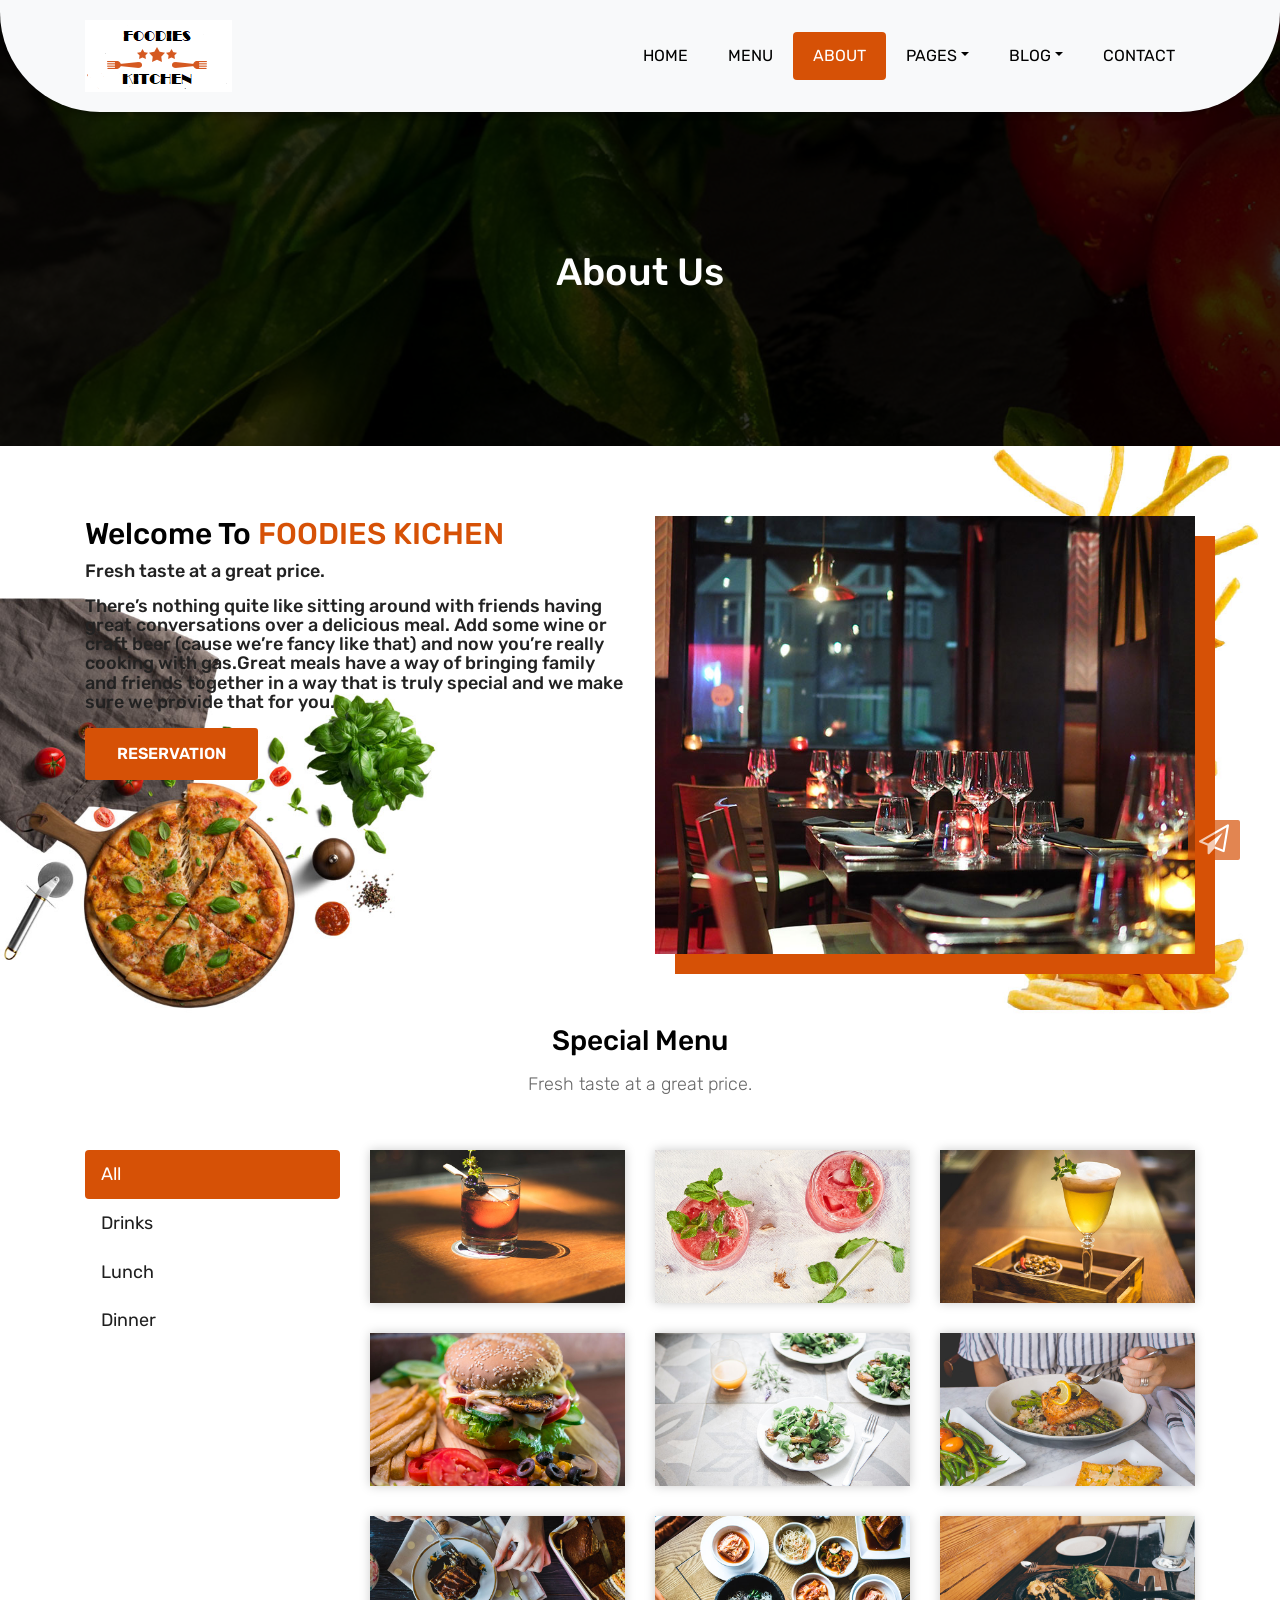
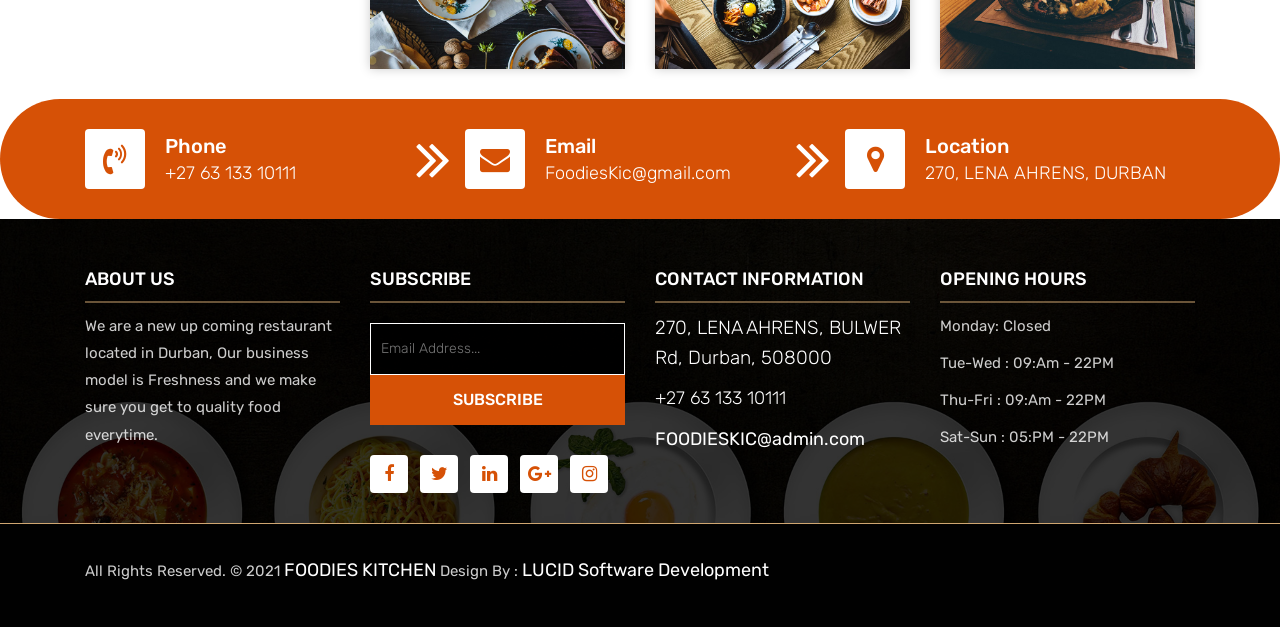
<file: MCB-PRO/about.html>
<!DOCTYPE html>
<html lang="en"><!-- Basic -->
<head>
	<meta charset="utf-8">
    <meta http-equiv="X-UA-Compatible" content="IE=edge">   
   
    <!-- Mobile Metas -->
    <meta name="viewport" content="width=device-width, initial-scale=1">
 
     <!-- Site Metas -->
    <title>FOODIES KITCHEN - Responsive HTML5 Template</title>  
    <meta name="keywords" content="">
    <meta name="description" content="">
    <meta name="author" content="">

    <!-- Site Icons -->
    <link rel="shortcut icon" href="images/favicon.ico" type="image/x-icon">
    <link rel="apple-touch-icon" href="images/apple-touch-icon.png">

    <!-- Bootstrap CSS -->
    <link rel="stylesheet" href="css/bootstrap.min.css">    
	<!-- Site CSS -->
    <link rel="stylesheet" href="css/style.css">    
    <!-- Responsive CSS -->
    <link rel="stylesheet" href="css/responsive.css">
    <!-- Custom CSS -->
    <link rel="stylesheet" href="css/custom.css">

</head>

<body>
	<!-- Start header -->
	<header class="top-navbar">
		<nav class="navbar navbar-expand-lg navbar-light bg-light">
			<div class="container">
  				<a class="navbar-brand" href="index.html">
					<img src="images/logo.png" alt="" />
				</a>
				<button class="navbar-toggler" type="button" data-toggle="collapse" data-target="#navbars-rs-food" aria-controls="navbars-rs-food" aria-expanded="false" aria-label="Toggle navigation">
				  <span class="navbar-toggler-icon"></span>
				</button>
				<div class="collapse navbar-collapse" id="navbars-rs-food">
					<ul class="navbar-nav ml-auto">
						<li class="nav-item"><a class="nav-link" href="index.html">Home</a></li>
						<li class="nav-item"><a class="nav-link" href="menu.html">Menu</a></li>
						<li class="nav-item active"><a class="nav-link" href="about.html">About</a></li>
						<li class="nav-item dropdown">
							<a class="nav-link dropdown-toggle" href="#" id="dropdown-a" data-toggle="dropdown">Pages</a>
							<div class="dropdown-menu" aria-labelledby="dropdown-a">
								<a class="dropdown-item" href="reservation.html">Reservation</a>
								<a class="dropdown-item" href="stuff.html">Stuff</a>
								<a class="dropdown-item" href="gallery.html">Gallery</a>
							</div>
						</li>
						<li class="nav-item dropdown">
							<a class="nav-link dropdown-toggle" href="#" id="dropdown-a" data-toggle="dropdown">Blog</a>
							<div class="dropdown-menu" aria-labelledby="dropdown-a">
								<a class="dropdown-item" href="blog.html">blog</a>
								
							</div>
						</li>
						<li class="nav-item"><a class="nav-link" href="contact.html">Contact</a></li>
					</ul>
				</div>
			</div>
		</nav>
	</header>
	<!-- End header -->
	
	<!-- Start header -->
	<div class="all-page-title page-breadcrumb">
		<div class="container text-center">
			<div class="row">
				<div class="col-lg-12">
					<h1>About Us</h1>
				</div>
			</div>
		</div>
	</div>
	<!-- End header -->
	
	<!-- Start About -->
	<div class="about-section-box">
		<div class="container">
			<div class="row">
				<div class="col-lg-6 col-md-6 text-center">
					<div class="inner-column">
						<h1>Welcome To <span>FOODIES KICHEN</span></h1>
						<h4>
						<p>Fresh taste at a great price.</p>
						<p>There’s nothing quite like sitting around with friends having great conversations over a delicious meal. Add some wine or craft beer (cause we’re fancy like that) and now you’re really cooking with gas.Great meals have a way of bringing family and friends together in a way that is truly special and we make sure we provide that for you.</p>
						<a class="btn btn-lg btn-circle btn-outline-new-white" href="#">Reservation</a>
					</div>
				</div>
				<div class="col-lg-6 col-md-6">
					<img src="images/about-img.jpg" alt="" class="img-fluid">
				</div>

			</div>
		</div>
	</div>
	<!-- End About -->
	
	<!-- Start Menu -->
	<div class="container">
			<div class="row">
				<div class="col-lg-12">
					<div class="heading-title text-center">
						<h2>Special Menu</h2>
						<p>Fresh taste at a great price.</p>
					</div>
				</div>
			</div>
			
			<div class="row inner-menu-box">
				<div class="col-3">
					<div class="nav flex-column nav-pills" id="v-pills-tab" role="tablist" aria-orientation="vertical">
						<a class="nav-link active" id="v-pills-home-tab" data-toggle="pill" href="#v-pills-home" role="tab" aria-controls="v-pills-home" aria-selected="true">All</a>
						<a class="nav-link" id="v-pills-profile-tab" data-toggle="pill" href="#v-pills-profile" role="tab" aria-controls="v-pills-profile" aria-selected="false">Drinks</a>
						<a class="nav-link" id="v-pills-messages-tab" data-toggle="pill" href="#v-pills-messages" role="tab" aria-controls="v-pills-messages" aria-selected="false">Lunch</</a>
						<a class="nav-link" id="v-pills-settings-tab" data-toggle="pill" href="#v-pills-settings" role="tab" aria-controls="v-pills-settings" aria-selected="false">Dinner</a>
					</div>
				</div>
				
				<div class="col-9">
					<div class="tab-content" id="v-pills-tabContent">
						<div class="tab-pane fade show active" id="v-pills-home" role="tabpanel" aria-labelledby="v-pills-home-tab">
							<div class="row">
								<div class="col-lg-4 col-md-6 special-grid drinks">
									<div class="gallery-single fix">
										<img src="images/img-01.jpg" class="img-fluid" alt="Image">
										<div class="why-text">
											<h4>SOLD GIN</h4>
											<p>gin and dry vermouth mixed in your preferred proportions.</p>
											<h5> R19.79</h5>
										</div>
									</div>
								</div>
								
								<div class="col-lg-4 col-md-6 special-grid drinks">
									<div class="gallery-single fix">
										<img src="images/img-02.jpg" class="img-fluid" alt="Image">
										<div class="why-text">
											<h4>RED LIPZ</h4>
											<p>Traditionally made with an old style of gin and pink love.</p>
											<h5> R18.00</h5>
										</div>
									</div>
								</div>
								
								<div class="col-lg-4 col-md-6 special-grid drinks">
									<div class="gallery-single fix">
										<img src="images/img-03.jpg" class="img-fluid" alt="Image">
										<div class="why-text">
											<h4>Night Rocket</h4>
											<p>Sweet, herbaceous and acidic all at once.</p>
											<h5> R22.79</h5>
										</div>
									</div>
								</div>
								
								<div class="col-lg-4 col-md-6 special-grid lunch">
									<div class="gallery-single fix">
										<img src="images/img-04.jpg" class="img-fluid" alt="Image">
										<div class="why-text">
											<h4>KING Burger</h4>
											<p>flamed-broiled burgers, fries and soft drinks.</p>
											<h5> R55.50</h5>
										</div>
									</div>
								</div>
								
								<div class="col-lg-4 col-md-6 special-grid lunch">
									<div class="gallery-single fix">
										<img src="images/img-05.jpg" class="img-fluid" alt="Image">
										<div class="why-text">
											<h4>GRIC SALAD</h4>
											<p>A quarter of crisp,fresh lettuce,served with your choice of dressing.</p>
											<h5> R43.70</h5>
										</div>
									</div>
								</div>
								
								<div class="col-lg-4 col-md-6 special-grid lunch">
									<div class="gallery-single fix">
										<img src="images/img-06.jpg" class="img-fluid" alt="Image">
										<div class="why-text">
											<h4>LEMON FISH INK</h4>
											<p>fried lemmon fish in batter served with chips.</p>
											<h5> R62.30</h5>
										</div>
									</div>
								</div>
								
								<div class="col-lg-4 col-md-6 special-grid dinner">
									<div class="gallery-single fix">
										<img src="images/img-07.jpg" class="img-fluid" alt="Image">
										<div class="why-text">
											<h4>DARK NIGHT</h4>
											<p>Chocolate & marmalade steamed pudding with marmalade cream.</p>
											<h5> R62.90</h5>
										</div>
									</div>
								</div>
								
								<div class="col-lg-4 col-md-6 special-grid dinner">
									<div class="gallery-single fix">
										<img src="images/img-08.jpg" class="img-fluid" alt="Image">
										<div class="why-text">
											<h4>FAMELIY SHARE</h4>
											<p>Full Flavored Firm Textured Fish & Seafood.</p>
											<h5> R120.00</h5>
										</div>
									</div>
								</div>
								
								<div class="col-lg-4 col-md-6 special-grid dinner">
									<div class="gallery-single fix">
										<img src="images/img-09.jpg" class="img-fluid" alt="Image">
										<div class="why-text">
											<h4>Dinner Plater</h4>
											<p>Meat pie with a chunky filling of beef and savory ingredients.</p>
											<h5> R70.00</h5>
										</div>
									</div>
								</div>
							</div>
							
						</div>
						<div class="tab-pane fade" id="v-pills-profile" role="tabpanel" aria-labelledby="v-pills-profile-tab">
							<div class="row">
								<div class="col-lg-4 col-md-6 special-grid drinks">
									<div class="gallery-single fix">
										<img src="images/img-01.jpg" class="img-fluid" alt="Image">
										<div class="why-text">
											<h4>SOLD GIN</h4>
											<p>gin and dry vermouth mixed in your preferred proportions.</p>
											<h5> R19.79</h5>
										</div>
									</div>
								</div>
								
								<div class="col-lg-4 col-md-6 special-grid drinks">
									<div class="gallery-single fix">
										<img src="images/img-02.jpg" class="img-fluid" alt="Image">
										<div class="why-text">
											<h4>RED LIPZ</h4>
											<p>Traditionally made with an old style of gin and pink love.</p>
											<h5> R18.00</h5>
										</div>
									</div>
								</div>
								
								<div class="col-lg-4 col-md-6 special-grid drinks">
									<div class="gallery-single fix">
										<img src="images/img-03.jpg" class="img-fluid" alt="Image">
										<div class="why-text">
											<h4>NIGHT ROCKET</h4>
											<p>SSweet, herbaceous and acidic all at once.</p>
											<h5> R22.79</h5>
										</div>
									</div>
								</div>
							</div>
							
						</div>
						<div class="tab-pane fade" id="v-pills-messages" role="tabpanel" aria-labelledby="v-pills-messages-tab">
							<div class="row">
								<div class="col-lg-4 col-md-6 special-grid lunch">
									<div class="gallery-single fix">
										<img src="images/img-04.jpg" class="img-fluid" alt="Image">
										<div class="why-text">
											<h4>KING Burger</h4>
											<p>flamed-broiled burgers, fries and soft drinks.</p>
											<h5> R55.50</h5>
										</div>
									</div>
								</div>
								
								<div class="col-lg-4 col-md-6 special-grid lunch">
									<div class="gallery-single fix">
										<img src="images/img-05.jpg" class="img-fluid" alt="Image">
										<div class="why-text">
											<h4>GRIC SALAD</h4>
											<p>A quarter of crisp,fresh lettuce,served with your choice of dressing.</p>
											<h5> R43.70</h5>
										</div>
									</div>
								</div>
								
								<div class="col-lg-4 col-md-6 special-grid lunch">
									<div class="gallery-single fix">
										<img src="images/img-06.jpg" class="img-fluid" alt="Image">
										<div class="why-text">
											<h4>LEMON FISH INK</h4>
											<p>fried lemmon fish in batter served with chips.</p>
											<h5> R62.30</h5>
										</div>
									</div>
								</div>
							</div>
						</div>
						<div class="tab-pane fade" id="v-pills-settings" role="tabpanel" aria-labelledby="v-pills-settings-tab">
							<div class="row">
								<div class="col-lg-4 col-md-6 special-grid dinner">
									<div class="gallery-single fix">
										<img src="images/img-07.jpg" class="img-fluid" alt="Image">
										<div class="why-text">
											<h4>DARK NIGHT</h4>
											<p>Chocolate & marmalade steamed pudding with marmalade cream.</p>
											<h5> R62.90</h5>
										</div>
									</div>
								</div>
								
								<div class="col-lg-4 col-md-6 special-grid dinner">
									<div class="gallery-single fix">
										<img src="images/img-08.jpg" class="img-fluid" alt="Image">
										<div class="why-text">
											<h4>FAMELY SHARE</h4>
											<p>Full Flavored Firm Textured Fish & Seafood.</p>
											<h5> R120.00</h5>
										</div>
									</div>
								</div>
								
								<div class="col-lg-4 col-md-6 special-grid dinner">
									<div class="gallery-single fix">
										<img src="images/img-09.jpg" class="img-fluid" alt="Image">
										<div class="why-text">
											<h4>Dinner Plater</h4>
											<p>Meat pie with a chunky filling of beef and savory ingredients.</p>
											<h5> R70.00</h5>
										</div>
									</div>
								</div>
							</div>
						</div>
					</div>
				</div>
			</div>
		</div>
	</div>
	<!-- End Menu -->
	
	<!-- Start Contact info -->
<div class="contact-imfo-box">
		<div class="container">
			<div class="row">
				<div class="col-md-4 arrow-right">
					<i class="fa fa-volume-control-phone"></i>
					<div class="overflow-hidden">
						<h4>Phone</h4>
						<p class="lead">
							+27 63 133 10111
						</p>
					</div>
				</div>
				<div class="col-md-4 arrow-right">
					<i class="fa fa-envelope"></i>
					<div class="overflow-hidden">
						<h4>Email</h4>
						<p class="lead">
							FoodiesKic@gmail.com
						</p>
					</div>
				</div>
				<div class="col-md-4">
					<i class="fa fa-map-marker"></i>
					<div class="overflow-hidden">
						<h4>Location</h4>
						<p class="lead">
							270, LENA AHRENS, DURBAN
						</p>
					</div>
				</div>
			</div>
		</div>
	</div>
	<!-- End Contact info -->
	
	<!-- Start Footer -->

<footer class="footer-area bg-f">
		<div class="container">
			<div class="row">
				<div class="col-lg-3 col-md-6">
					<h3>About Us</h3>
					<p>We are a new up coming restaurant located in Durban, Our business model is Freshness and we make sure you get to quality food everytime.</p>
				</div>
				<div class="col-lg-3 col-md-6">
					<h3>Subscribe</h3>
					<div class="subscribe_form">
						<form class="subscribe_form">
							<input name="EMAIL" id="subs-email" class="form_input" placeholder="Email Address..." type="email">
							<button type="submit" class="submit">SUBSCRIBE</button>
							<div class="clearfix"></div>
						</form>
					</div>
					<ul class="list-inline f-social">
						<li class="list-inline-item"><a href="https://www.facebook.com/food.com/"><i class="fa fa-facebook" aria-hidden="true"></i></a></li>
						<li class="list-inline-item"><a href="https://twitter.com/TwitterFood"><i class="fa fa-twitter" aria-hidden="true"></i></a></li>
						<li class="list-inline-item"><a href="https://www.linkedin.com/authwall?trk=ripf&trkInfo=AQEdsRiXiKO6-AAAAXm-PFbAKaJyDW2sVSUwwv5EFkETFv9MqAUQ262CFSVHNnlmk4lvTuU_UmtnqbSDqb-ZaEudfpDvWQDIUWwp9h7n81tB7GqJgtnr8DbTv3AZorGAN6UkW4M=&originalReferer=https://www.bing.com/&sessionRedirect=https%3A%2F%2Fwww.linkedin.com%2Fcompany%2Ffood"><i class="fa fa-linkedin" aria-hidden="true"></i></a></li>
						<li class="list-inline-item"><a href="https://www.google.com/search?q=restaurants+food&sxsrf=ALeKk01e3fJsTQVKT36X_yxwoymindrbxw:1622394434769&source=lnms&tbm=isch&sa=X&ved=2ahUKEwj74OCf8vHwAhXUuHEKHYEcDnYQ_AUoAXoECAIQAw"><i class="fa fa-google-plus" aria-hidden="true"></i></a></li>
						<li class="list-inline-item"><a href="https://www.instagram.com/love_food/?hl=en"><i class="fa fa-instagram" aria-hidden="true"></i></a></li>
					</ul>
				</div>
				<div class="col-lg-3 col-md-6">
					<h3>Contact information</h3>
					<p class="lead">270, LENA AHRENS, BULWER Rd, Durban, 508000</p>
					<p class="lead"><a href="#">+27 63 133 10111</a></p>
					<p><a href="#"> FOODIESKIC@admin.com</a></p>
				</div>
				<div class="col-lg-3 col-md-6">
					<h3>Opening hours</h3>
					<p><span class="text-color">Monday: </span>Closed</p>
					<p><span class="text-color">Tue-Wed :</span> 09:Am - 22PM</p>
					<p><span class="text-color">Thu-Fri :</span> 09:Am - 22PM</p>
					<p><span class="text-color">Sat-Sun :</span> 05:PM - 22PM</p>
				</div>
			</div>
		</div>
		
		<div class="copyright">
			<div class="container">
				<div class="row">
					<div class="col-lg-12">
						<p class="LUCID">All Rights Reserved. &copy; 2021 <a href="#">FOODIES KITCHEN</a> Design By : 
					<a href="https://html.design/">LUCID Software Development</a></p>
					</div>
				</div>
			</div>
		</div>
		
	</footer>
	
	<!-- End Footer -->
	
	<a href="#" id="back-to-top" title="Back to top" style="display: none;"><i class="fa fa-paper-plane-o" aria-hidden="true"></i></a>

	<!-- ALL JS FILES -->
	<script src="js/jquery-3.2.1.min.js"></script>
	<script src="js/popper.min.js"></script>
	<script src="js/bootstrap.min.js"></script>
    <!-- ALL PLUGINS -->
	<script src="js/jquery.superslides.min.js"></script>
	<script src="js/images-loded.min.js"></script>
	<script src="js/isotope.min.js"></script>
	<script src="js/baguetteBox.min.js"></script>
	<script src="js/form-validator.min.js"></script>
    <script src="js/contact-form-script.js"></script>
    <script src="js/custom.js"></script>
</body>
</html>
</file>
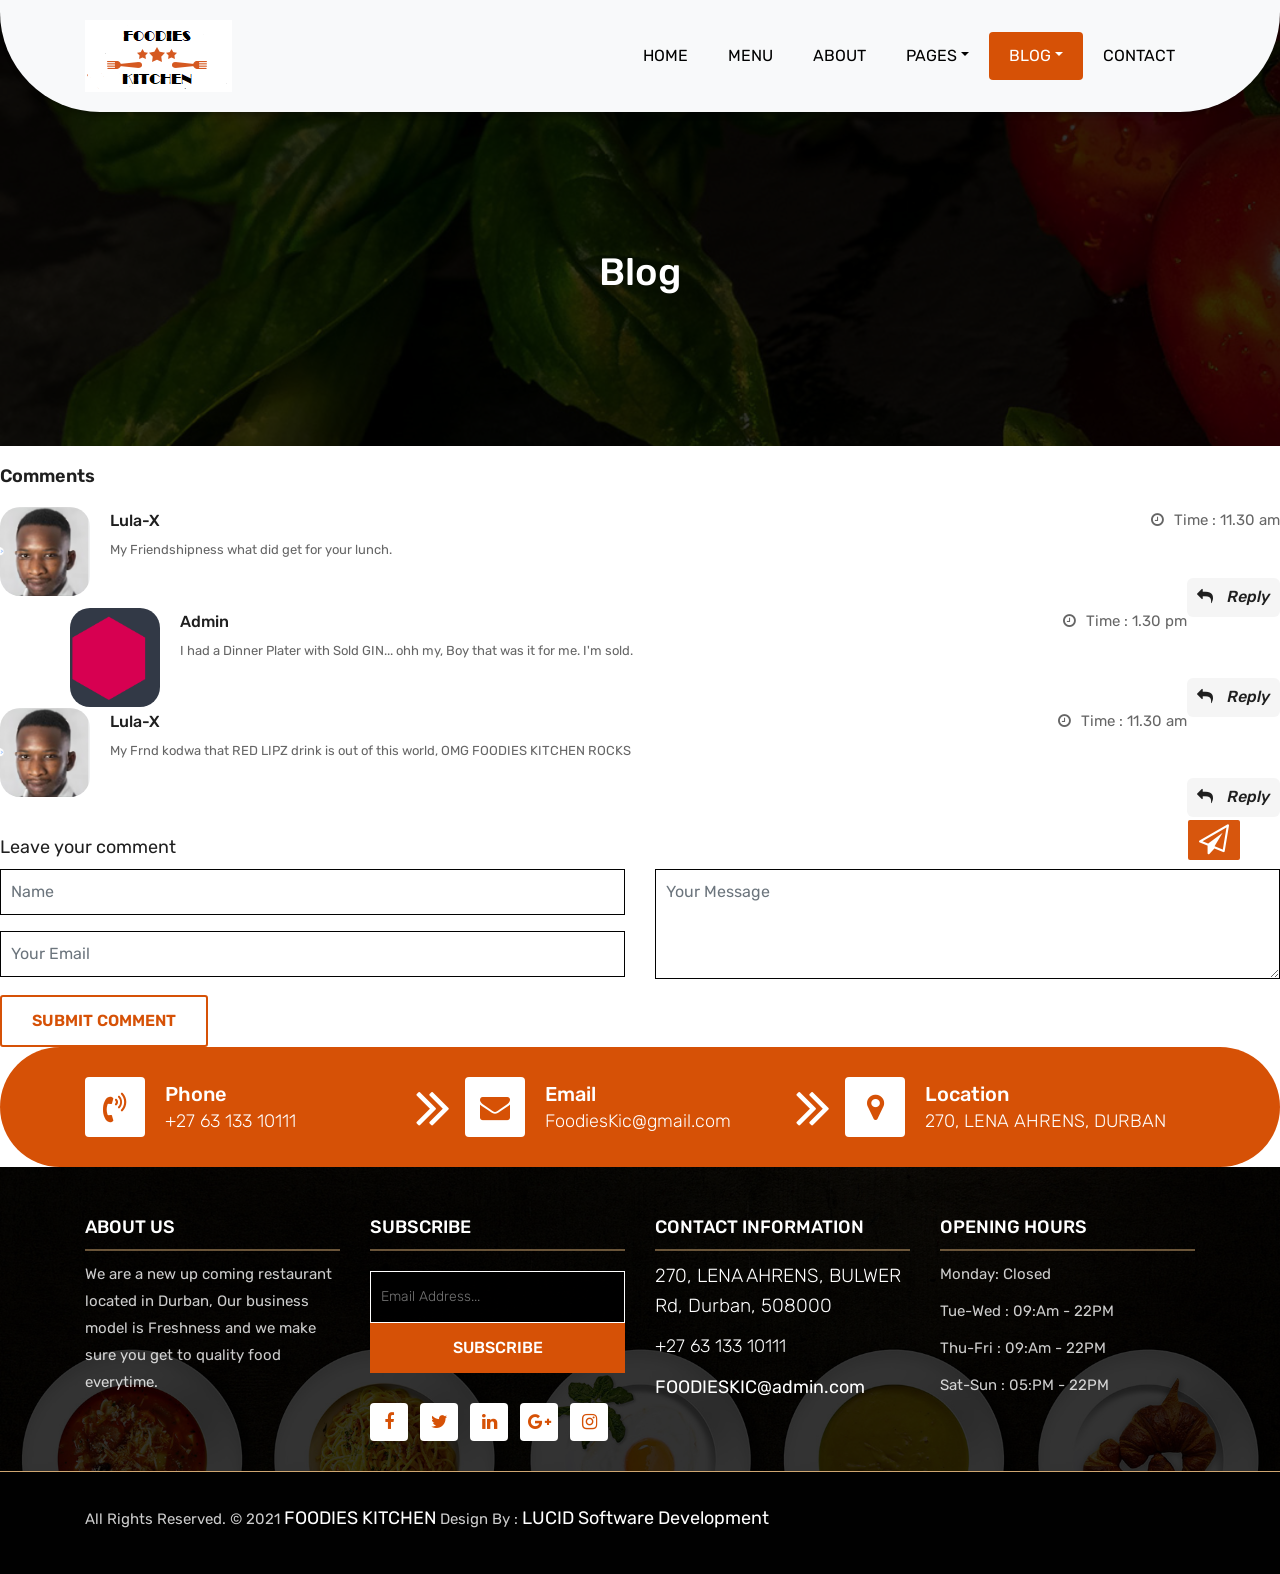
<file: MCB-PRO/blog.html>
<!DOCTYPE html>
<html lang="en"><!-- Basic -->
<head>
	<meta charset="utf-8">
    <meta http-equiv="X-UA-Compatible" content="IE=edge">   
   
    <!-- Mobile Metas -->
    <meta name="viewport" content="width=device-width, initial-scale=1">
 
     <!-- Site Metas -->
    <title>FOODIES KITCHEN - Responsive HTML5 Template</title>  
    <meta name="keywords" content="">
    <meta name="description" content="">
    <meta name="author" content="">

    <!-- Site Icons -->
    <link rel="shortcut icon" href="images/favicon.ico" type="image/x-icon">
    <link rel="apple-touch-icon" href="images/apple-touch-icon.png">

    <!-- Bootstrap CSS -->
    <link rel="stylesheet" href="css/bootstrap.min.css">    
	<!-- Site CSS -->
    <link rel="stylesheet" href="css/style.css">    
    <!-- Responsive CSS -->
    <link rel="stylesheet" href="css/responsive.css">
    <!-- Custom CSS -->
    <link rel="stylesheet" href="css/custom.css">

</head>

<body>
	<!-- Start header -->
	<header class="top-navbar">
		<nav class="navbar navbar-expand-lg navbar-light bg-light">
			<div class="container">
				<a class="navbar-brand" href="index.html">
					<img src="images/logo.png" alt="" />
				</a>
				<button class="navbar-toggler" type="button" data-toggle="collapse" data-target="#navbars-rs-food" aria-controls="navbars-rs-food" aria-expanded="false" aria-label="Toggle navigation">
				  <span class="navbar-toggler-icon"></span>
				</button>
				<div class="collapse navbar-collapse" id="navbars-rs-food">
					<ul class="navbar-nav ml-auto">
						<li class="nav-item"><a class="nav-link" href="index.html">Home</a></li>
						<li class="nav-item"><a class="nav-link" href="menu.html">Menu</a></li>
						<li class="nav-item"><a class="nav-link" href="about.html">About</a></li>
						<li class="nav-item dropdown">
							<a class="nav-link dropdown-toggle" href="#" id="dropdown-a" data-toggle="dropdown">Pages</a>
							<div class="dropdown-menu" aria-labelledby="dropdown-a">
								<a class="dropdown-item" href="reservation.html">Reservation</a>
								<a class="dropdown-item" href="stuff.html">Stuff</a>
								<a class="dropdown-item" href="gallery.html">Gallery</a>
							</div>
						</li>
						<li class="nav-item active dropdown">
							<a class="nav-link dropdown-toggle" href="#" id="dropdown-a" data-toggle="dropdown">Blog</a>
							<div class="dropdown-menu" aria-labelledby="dropdown-a">
								<a class="dropdown-item" href="blog.html">blog</a>
								
							</div>
						</li>
						<li class="nav-item"><a class="nav-link" href="contact.html">Contact</a></li>
					</ul>
				</div>
			</div>
		</nav>
	</header>
	<!-- End header -->
	
	<!-- Start All Pages -->
	<div class="all-page-title page-breadcrumb">
		<div class="container text-center">
			<div class="row">
				<div class="col-lg-12">
					<h1>Blog</h1>
				</div>
			</div>
		</div>
	</div>
	<!-- End All Pages -->
	
	<!-- Start blog -->
  <div class="blog-comment-box">

	  <h3>Comments</h3>
		<div class="comment-item">
			<div class="comment-item-left">
				<img src="images/Screenshot 2023-08-05 014702.png" alt="">
			</div>
			<div class="comment-item-right">
				<div class="pull-left">
					<a href="#">Lula-X</a>
			</div>
			<div class="pull-right">
				<i class="fa fa-clock-o" aria-hidden="true"></i>Time : <span>11.30 am</span>
			</div>
			<div class="des-l">
				<p>My Friendshipness what did get for your lunch.</p>
			</div>
			<a href="#" class="right-btn-re"><i class="fa fa-reply" aria-hidden="true"></i> Reply</a>
		  </div>
	    </div>
				<div class="comment-item children">
					<div class="comment-item-left">
						<img src="images/LULA.png" alt="">
					</div>
					<div class="comment-item-right">
						<div class="pull-left">
							<a href="#">Admin</a>
						</div>
						<div class="pull-right">
							<i class="fa fa-clock-o" aria-hidden="true"></i>Time : <span>1.30 pm</span>
						</div>
						<div class="des-l">
							<p>I had a Dinner Plater with Sold GIN... ohh my, Boy that was it for me. I'm sold.</p>
						</div>
						<a href="#" class="right-btn-re"><i class="fa fa-reply" aria-hidden="true"></i> Reply</a>
					</div>
				</div>
				<div class="comment-item">
					<div class="comment-item-left">
						<img src="images/Screenshot 2023-08-05 014702.png" alt="">
					</div>
					<div class="comment-item-right">
						<div class="pull-left">
							<a href="#">Lula-X</a>
						</div>
						<div class="pull-right">
							<i class="fa fa-clock-o" aria-hidden="true"></i>Time : <span>11.30 am</span>
						</div>
						<div class="des-l">
							<p>My Frnd kodwa that RED LIPZ drink is out of this world, OMG FOODIES KITCHEN ROCKS</p>
						</div>
						<a href="#" class="right-btn-re"><i class="fa fa-reply" aria-hidden="true"></i> Reply</a>
					</div>
				</div>
			</div>
			<div class="comment-respond-box">
				<h3>Leave your comment </h3>
				<div class="comment-respond-form">
					<form id="commentrespondform" class="comment-form-respond row" method="post">
						<div class="col-lg-6 col-md-6 col-sm-6">
							<div class="form-group">
								<input id="name_com" class="form-control" name="name" placeholder="Name" type="text">
							</div>
							<div class="form-group">
								<input id="email_com" class="form-control" name="email" placeholder="Your Email" type="email">
							</div>
						</div>
						<div class="col-lg-6 col-md-6 col-sm-6">
							<div class="form-group">
								<textarea class="form-control" id="textarea_com" placeholder="Your Message" rows="2"></textarea>
							</div>
						</div>
						<div class="col-lg-12 col-md-12 col-sm-12">
							<button class="btn btn-submit">Submit comment</button>
						</div>
					</form>
				</div>
			</div>
		</div>
	</div>
	<!-- End blog -->
	
	<!-- Start Contact info -->
	<div class="contact-imfo-box">
		<div class="container">
			<div class="row">
				<div class="col-md-4 arrow-right">
					<i class="fa fa-volume-control-phone"></i>
					<div class="overflow-hidden">
						<h4>Phone</h4>
						<p class="lead">
							+27 63 133 10111
						</p>
					</div>
				</div>
				<div class="col-md-4 arrow-right">
					<i class="fa fa-envelope"></i>
					<div class="overflow-hidden">
						<h4>Email</h4>
						<p class="lead">
							FoodiesKic@gmail.com
						</p>
					</div>
				</div>
				<div class="col-md-4">
					<i class="fa fa-map-marker"></i>
					<div class="overflow-hidden">
						<h4>Location</h4>
						<p class="lead">
							270, LENA AHRENS, DURBAN
						</p>
					</div>
				</div>
			</div>
		</div>
	</div>
	<!-- End Contact info -->
	
	<!-- Start Footer -->
		<footer class="footer-area bg-f">
		<div class="container">
			<div class="row">
				<div class="col-lg-3 col-md-6">
					<h3>About Us</h3>
					<p>We are a new up coming restaurant located in Durban, Our business model is Freshness and we make sure you get to quality food everytime.</p>
				</div>
				<div class="col-lg-3 col-md-6">
					<h3>Subscribe</h3>
					<div class="subscribe_form">
						<form class="subscribe_form">
							<input name="EMAIL" id="subs-email" class="form_input" placeholder="Email Address..." type="email">
							<button type="submit" class="submit">SUBSCRIBE</button>
							<div class="clearfix"></div>
						</form>
					</div>
					<ul class="list-inline f-social">
						<li class="list-inline-item"><a href="https://www.facebook.com/food.com/"><i class="fa fa-facebook" aria-hidden="true"></i></a></li>
						<li class="list-inline-item"><a href="https://twitter.com/TwitterFood"><i class="fa fa-twitter" aria-hidden="true"></i></a></li>
						<li class="list-inline-item"><a href="https://www.linkedin.com/authwall?trk=ripf&trkInfo=AQEdsRiXiKO6-AAAAXm-PFbAKaJyDW2sVSUwwv5EFkETFv9MqAUQ262CFSVHNnlmk4lvTuU_UmtnqbSDqb-ZaEudfpDvWQDIUWwp9h7n81tB7GqJgtnr8DbTv3AZorGAN6UkW4M=&originalReferer=https://www.bing.com/&sessionRedirect=https%3A%2F%2Fwww.linkedin.com%2Fcompany%2Ffood"><i class="fa fa-linkedin" aria-hidden="true"></i></a></li>
						<li class="list-inline-item"><a href="https://www.google.com/search?q=restaurants+food&sxsrf=ALeKk01e3fJsTQVKT36X_yxwoymindrbxw:1622394434769&source=lnms&tbm=isch&sa=X&ved=2ahUKEwj74OCf8vHwAhXUuHEKHYEcDnYQ_AUoAXoECAIQAw"><i class="fa fa-google-plus" aria-hidden="true"></i></a></li>
						<li class="list-inline-item"><a href="https://www.instagram.com/love_food/?hl=en"><i class="fa fa-instagram" aria-hidden="true"></i></a></li>
					</ul>
				</div>
				<div class="col-lg-3 col-md-6">
					<h3>Contact information</h3>
					<p class="lead">270, LENA AHRENS, BULWER Rd, Durban, 508000</p>
					<p class="lead"><a href="#">+27 63 133 10111</a></p>
					<p><a href="#"> FOODIESKIC@admin.com</a></p>
				</div>
				<div class="col-lg-3 col-md-6">
					<h3>Opening hours</h3>
					<p><span class="text-color">Monday: </span>Closed</p>
					<p><span class="text-color">Tue-Wed :</span> 09:Am - 22PM</p>
					<p><span class="text-color">Thu-Fri :</span> 09:Am - 22PM</p>
					<p><span class="text-color">Sat-Sun :</span> 05:PM - 22PM</p>
				</div>
			</div>
		</div>
		
		<div class="copyright">
			<div class="container">
				<div class="row">
					<div class="col-lg-12">
						<p class="LUCID">All Rights Reserved. &copy; 2021 <a href="#">FOODIES KITCHEN</a> Design By : 
					<a href="https://html.design/">LUCID Software Development</a></p>
					</div>
				</div>
			</div>
		</div>
		
	</footer>
	<!-- End Footer -->
	
	<a href="#" id="back-to-top" title="Back to top" style="display: none;"><i class="fa fa-paper-plane-o" aria-hidden="true"></i></a>

	<!-- ALL JS FILES -->
	<script src="js/jquery-3.2.1.min.js"></script>
	<script src="js/popper.min.js"></script>
	<script src="js/bootstrap.min.js"></script>
    <!-- ALL PLUGINS -->
	
	<script src="js/jquery.superslides.min.js"></script>
	<script src="js/images-loded.min.js"></script>
	<script src="js/isotope.min.js"></script>
	<script src="js/baguetteBox.min.js"></script>
	<script src="js/form-validator.min.js"></script>
    <script src="js/contact-form-script.js"></script>
    <script src="js/custom.js"></script>
</body>
</html>
</file>
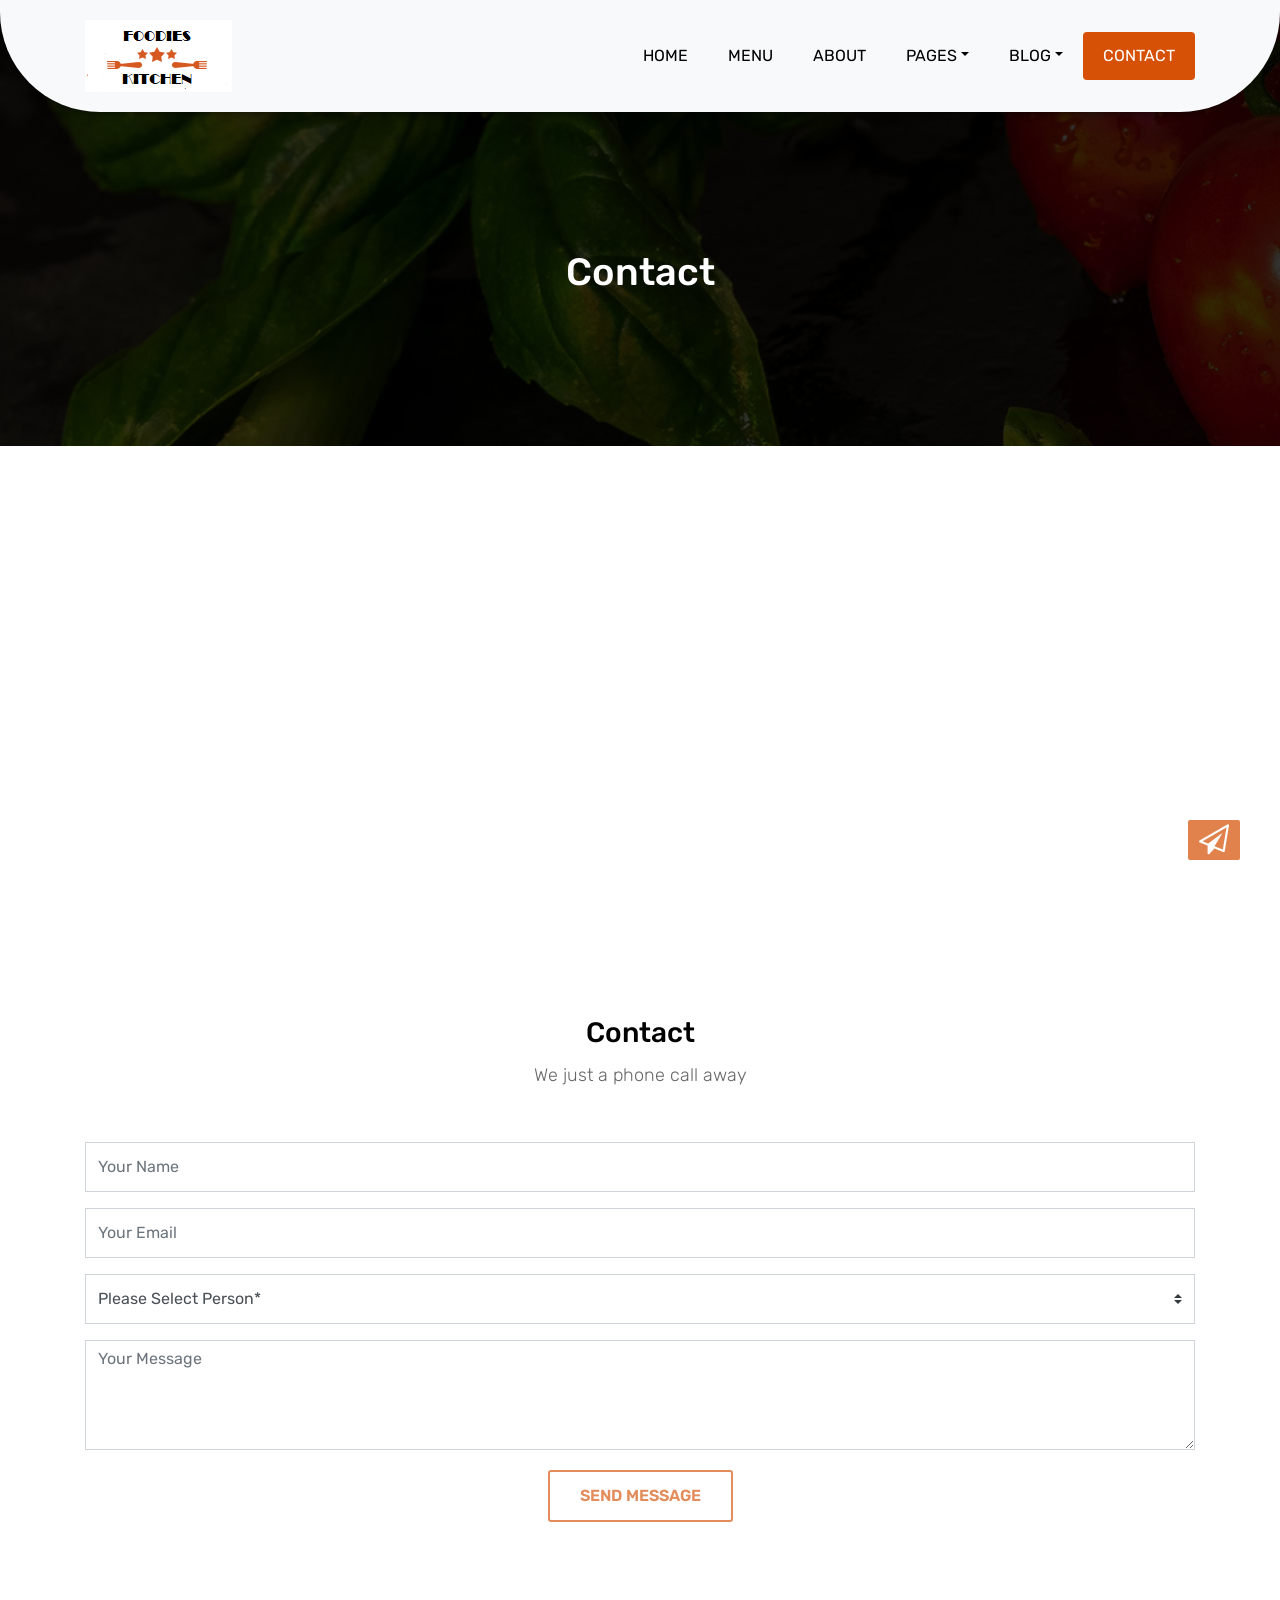
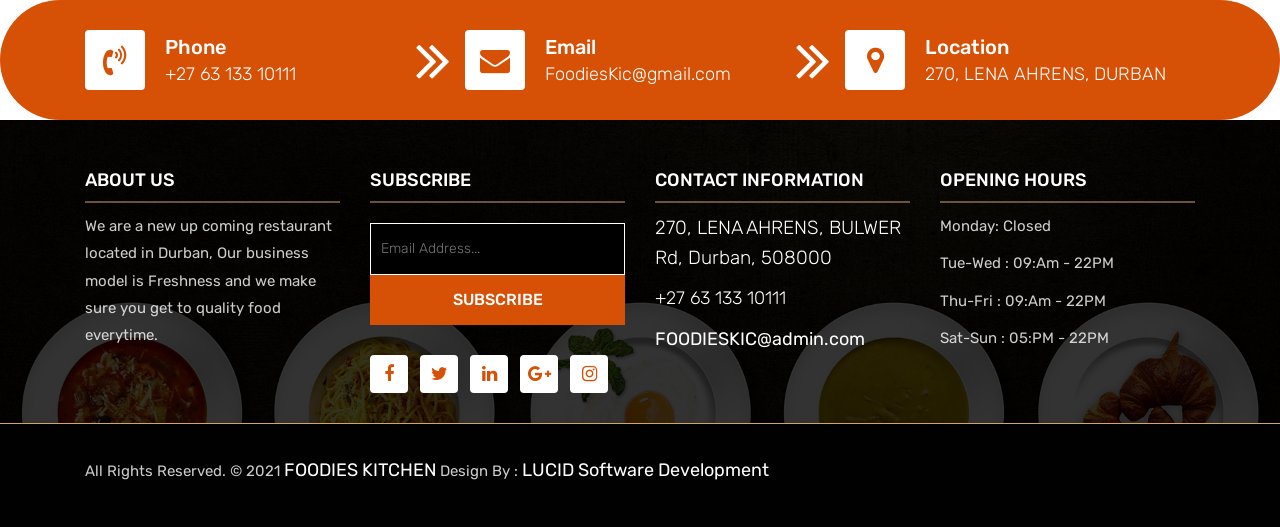
<file: MCB-PRO/contact.html>
<!DOCTYPE html>
<html lang="en"><!-- Basic -->
<head>
	<meta charset="utf-8">
    <meta http-equiv="X-UA-Compatible" content="IE=edge">   
   
    <!-- Mobile Metas -->
    <meta name="viewport" content="width=device-width, initial-scale=1">
 
     <!-- Site Metas -->
    <title>FOODIES KITCHEN - Responsive HTML5 Template</title>  
    <meta name="keywords" content="">
    <meta name="description" content="">
    <meta name="author" content="">

    <!-- Site Icons -->
    <link rel="shortcut icon" href="images/favicon.ico" type="image/x-icon">
    <link rel="apple-touch-icon" href="images/apple-touch-icon.png">

    <!-- Bootstrap CSS -->
    <link rel="stylesheet" href="css/bootstrap.min.css">    
	<!-- Site CSS -->
    <link rel="stylesheet" href="css/style.css">    
    <!-- Responsive CSS -->
    <link rel="stylesheet" href="css/responsive.css">
    <!-- Custom CSS -->
    <link rel="stylesheet" href="css/custom.css">

    <!--[if lt IE 9]>
      <script src="https://oss.maxcdn.com/libs/html5shiv/3.7.0/html5shiv.js"></script>
      <script src="https://oss.maxcdn.com/libs/respond.js/1.4.2/respond.min.js"></script>
    <![endif]-->

</head>

<body>
	<!-- Start header -->
	<header class="top-navbar">
		<nav class="navbar navbar-expand-lg navbar-light bg-light">
			<div class="container">
				<a class="navbar-brand" href="index.html">
					<img src="images/logo.png" alt="" />
				</a>
				<button class="navbar-toggler" type="button" data-toggle="collapse" data-target="#navbars-rs-food" aria-controls="navbars-rs-food" aria-expanded="false" aria-label="Toggle navigation">
				  <span class="navbar-toggler-icon"></span>
				</button>
				<div class="collapse navbar-collapse" id="navbars-rs-food">
					<ul class="navbar-nav ml-auto">
						<li class="nav-item"><a class="nav-link" href="index.html">Home</a></li>
						<li class="nav-item"><a class="nav-link" href="menu.html">Menu</a></li>
						<li class="nav-item"><a class="nav-link" href="about.html">About</a></li>
						<li class="nav-item dropdown">
							<a class="nav-link dropdown-toggle" href="#" id="dropdown-a" data-toggle="dropdown">Pages</a>
							<div class="dropdown-menu" aria-labelledby="dropdown-a">
								<a class="dropdown-item" href="reservation.html">Reservation</a>
								<a class="dropdown-item" href="stuff.html">Stuff</a>
								<a class="dropdown-item" href="gallery.html">Gallery</a>
							</div>
						</li>
						<li class="nav-item dropdown">
							<a class="nav-link dropdown-toggle" href="#" id="dropdown-a" data-toggle="dropdown">Blog</a>
							<div class="dropdown-menu" aria-labelledby="dropdown-a">
								<a class="dropdown-item" href="blog.html">blog</a>
								
							</div>
						</li>
						<li class="nav-item active"><a class="nav-link" href="contact.html">Contact</a></li>
					</ul>
				</div>
			</div>
		</nav>
	</header>
	<!-- End header -->
	
	<!-- Start All Pages -->
	<div class="all-page-title page-breadcrumb">
		<div class="container text-center">
			<div class="row">
				<div class="col-lg-12">
					<h1>Contact</h1>
				</div>
			</div>
		</div>
	</div>
	<!-- End All Pages -->
	
	<!-- Start Contact -->
	<div class="map-full"></div>
	<div class="contact-box">
		<div class="container">
			<div class="row">
				<div class="col-lg-12">
					<div class="heading-title text-center">
						<h2>Contact</h2>
						<p>We just a phone call away</p>
					</div>
				</div>
			</div>
			<div class="row">
				<div class="col-lg-12">
					<form id="contactForm">
						<div class="row">
							<div class="col-md-12">
								<div class="form-group">
									<input type="text" class="form-control" id="name" name="name" placeholder="Your Name" required data-error="Please enter your name">
									<div class="help-block with-errors"></div>
								</div>                                 
							</div>
							<div class="col-md-12">
								<div class="form-group">
									<input type="text" placeholder="Your Email" id="email" class="form-control" name="name" required data-error="Please enter your email">
									<div class="help-block with-errors"></div>
								</div> 
							</div>
							<div class="col-md-12">
								<div class="form-group">
									<select class="custom-select d-block form-control" id="guest" required data-error="Please Select Person">
									  <option disabled selected>Please Select Person*</option>
									  <option value="1">SM XABA</option>
									  <option value="2">NLS XULU</option>
									  <option value="3">T MTHEMBU</option>
									  <option value="4">NN MLAMBO</option>
									  <option value="5">C Nkosi</option>
									</select>
									<div class="help-block with-errors"></div>
								</div> 
							</div>
							<div class="col-md-12">
								<div class="form-group"> 
									<textarea class="form-control" id="message" placeholder="Your Message" rows="4" data-error="Write your message" required></textarea>
									<div class="help-block with-errors"></div>
								</div>
								<div class="submit-button text-center">
									<button class="btn btn-common" id="submit" type="submit">Send Message</button>
									<div id="msgSubmit" class="h3 text-center hidden"></div> 
									<div class="clearfix"></div> 
								</div>
							</div>
						</div>            
					</form>
				</div>
			</div>
		</div>
	</div>
	<!-- End Contact -->
	
	<!-- Start Contact info -->
	<div class="contact-imfo-box">
		<div class="container">
			<div class="row">
				<div class="col-md-4 arrow-right">
					<i class="fa fa-volume-control-phone"></i>
					<div class="overflow-hidden">
						<h4>Phone</h4>
						<p class="lead">
							+27 63 133 10111
						</p>
					</div>
				</div>
				<div class="col-md-4 arrow-right">
					<i class="fa fa-envelope"></i>
					<div class="overflow-hidden">
						<h4>Email</h4>
						<p class="lead">
							FoodiesKic@gmail.com
						</p>
					</div>
				</div>
				<div class="col-md-4">
					<i class="fa fa-map-marker"></i>
					<div class="overflow-hidden">
						<h4>Location</h4>
						<p class="lead">
							270, LENA AHRENS, DURBAN
						</p>
					</div>
				</div>
			</div>
		</div>
	</div>
	<!-- End Contact info -->
	
	<!-- Start Footer -->
<footer class="footer-area bg-f">
		<div class="container">
			<div class="row">
				<div class="col-lg-3 col-md-6">
					<h3>About Us</h3>
					<p>We are a new up coming restaurant located in Durban, Our business model is Freshness and we make sure you get to quality food everytime.</p>
				</div>
				<div class="col-lg-3 col-md-6">
					<h3>Subscribe</h3>
					<div class="subscribe_form">
						<form class="subscribe_form">
							<input name="EMAIL" id="subs-email" class="form_input" placeholder="Email Address..." type="email">
							<button type="submit" class="submit">SUBSCRIBE</button>
							<div class="clearfix"></div>
						</form>
					</div>
					<ul class="list-inline f-social">
						<li class="list-inline-item"><a href="https://www.facebook.com/food.com/"><i class="fa fa-facebook" aria-hidden="true"></i></a></li>
						<li class="list-inline-item"><a href="https://twitter.com/TwitterFood"><i class="fa fa-twitter" aria-hidden="true"></i></a></li>
						<li class="list-inline-item"><a href="https://www.linkedin.com/authwall?trk=ripf&trkInfo=AQEdsRiXiKO6-AAAAXm-PFbAKaJyDW2sVSUwwv5EFkETFv9MqAUQ262CFSVHNnlmk4lvTuU_UmtnqbSDqb-ZaEudfpDvWQDIUWwp9h7n81tB7GqJgtnr8DbTv3AZorGAN6UkW4M=&originalReferer=https://www.bing.com/&sessionRedirect=https%3A%2F%2Fwww.linkedin.com%2Fcompany%2Ffood"><i class="fa fa-linkedin" aria-hidden="true"></i></a></li>
						<li class="list-inline-item"><a href="https://www.google.com/search?q=restaurants+food&sxsrf=ALeKk01e3fJsTQVKT36X_yxwoymindrbxw:1622394434769&source=lnms&tbm=isch&sa=X&ved=2ahUKEwj74OCf8vHwAhXUuHEKHYEcDnYQ_AUoAXoECAIQAw"><i class="fa fa-google-plus" aria-hidden="true"></i></a></li>
						<li class="list-inline-item"><a href="https://www.instagram.com/love_food/?hl=en"><i class="fa fa-instagram" aria-hidden="true"></i></a></li>
					</ul>
				</div>
				<div class="col-lg-3 col-md-6">
					<h3>Contact information</h3>
					<p class="lead">270, LENA AHRENS, BULWER Rd, Durban, 508000</p>
					<p class="lead"><a href="#">+27 63 133 10111</a></p>
					<p><a href="#"> FOODIESKIC@admin.com</a></p>
				</div>
				<div class="col-lg-3 col-md-6">
					<h3>Opening hours</h3>
					<p><span class="text-color">Monday: </span>Closed</p>
					<p><span class="text-color">Tue-Wed :</span> 09:Am - 22PM</p>
					<p><span class="text-color">Thu-Fri :</span> 09:Am - 22PM</p>
					<p><span class="text-color">Sat-Sun :</span> 05:PM - 22PM</p>
				</div>
			</div>
		</div>
		
		<div class="copyright">
			<div class="container">
				<div class="row">
					<div class="col-lg-12">
						<p class="LUCID">All Rights Reserved. &copy; 2021 <a href="#">FOODIES KITCHEN</a> Design By : 
					<a href="https://html.design/">LUCID Software Development</a></p>
					</div>
				</div>
			</div>
		</div>
	<!-- End Footer -->
	
	<a href="#" id="back-to-top" title="Back to top" style="display: none;"><i class="fa fa-paper-plane-o" aria-hidden="true"></i></a>

	<!-- ALL JS FILES -->
	<script src="js/jquery-3.2.1.min.js"></script>
	<script src="js/popper.min.js"></script>
	<script src="js/bootstrap.min.js"></script>
    <!-- ALL PLUGINS -->
	
	<script src="js/jquery.superslides.min.js"></script>
	<script src="js/images-loded.min.js"></script>
	<script src="js/isotope.min.js"></script>
	<script src="js/baguetteBox.min.js"></script>
	<script src="js/jquery.mapify.js"></script>
	<script src="js/form-validator.min.js"></script>
    <script src="js/contact-form-script.js"></script>
    <script src="js/custom.js"></script>
	<script>
		$('.map-full').mapify({
			points: [
				{
					lat: 40.7143528,
					lng: -74.0059731,
					marker: true,
					title: 'Marker title',
					infoWindow: 'FOODIES KITCHEN'
				}
			]
		});	
	</script>
</body>
</html>
</file>
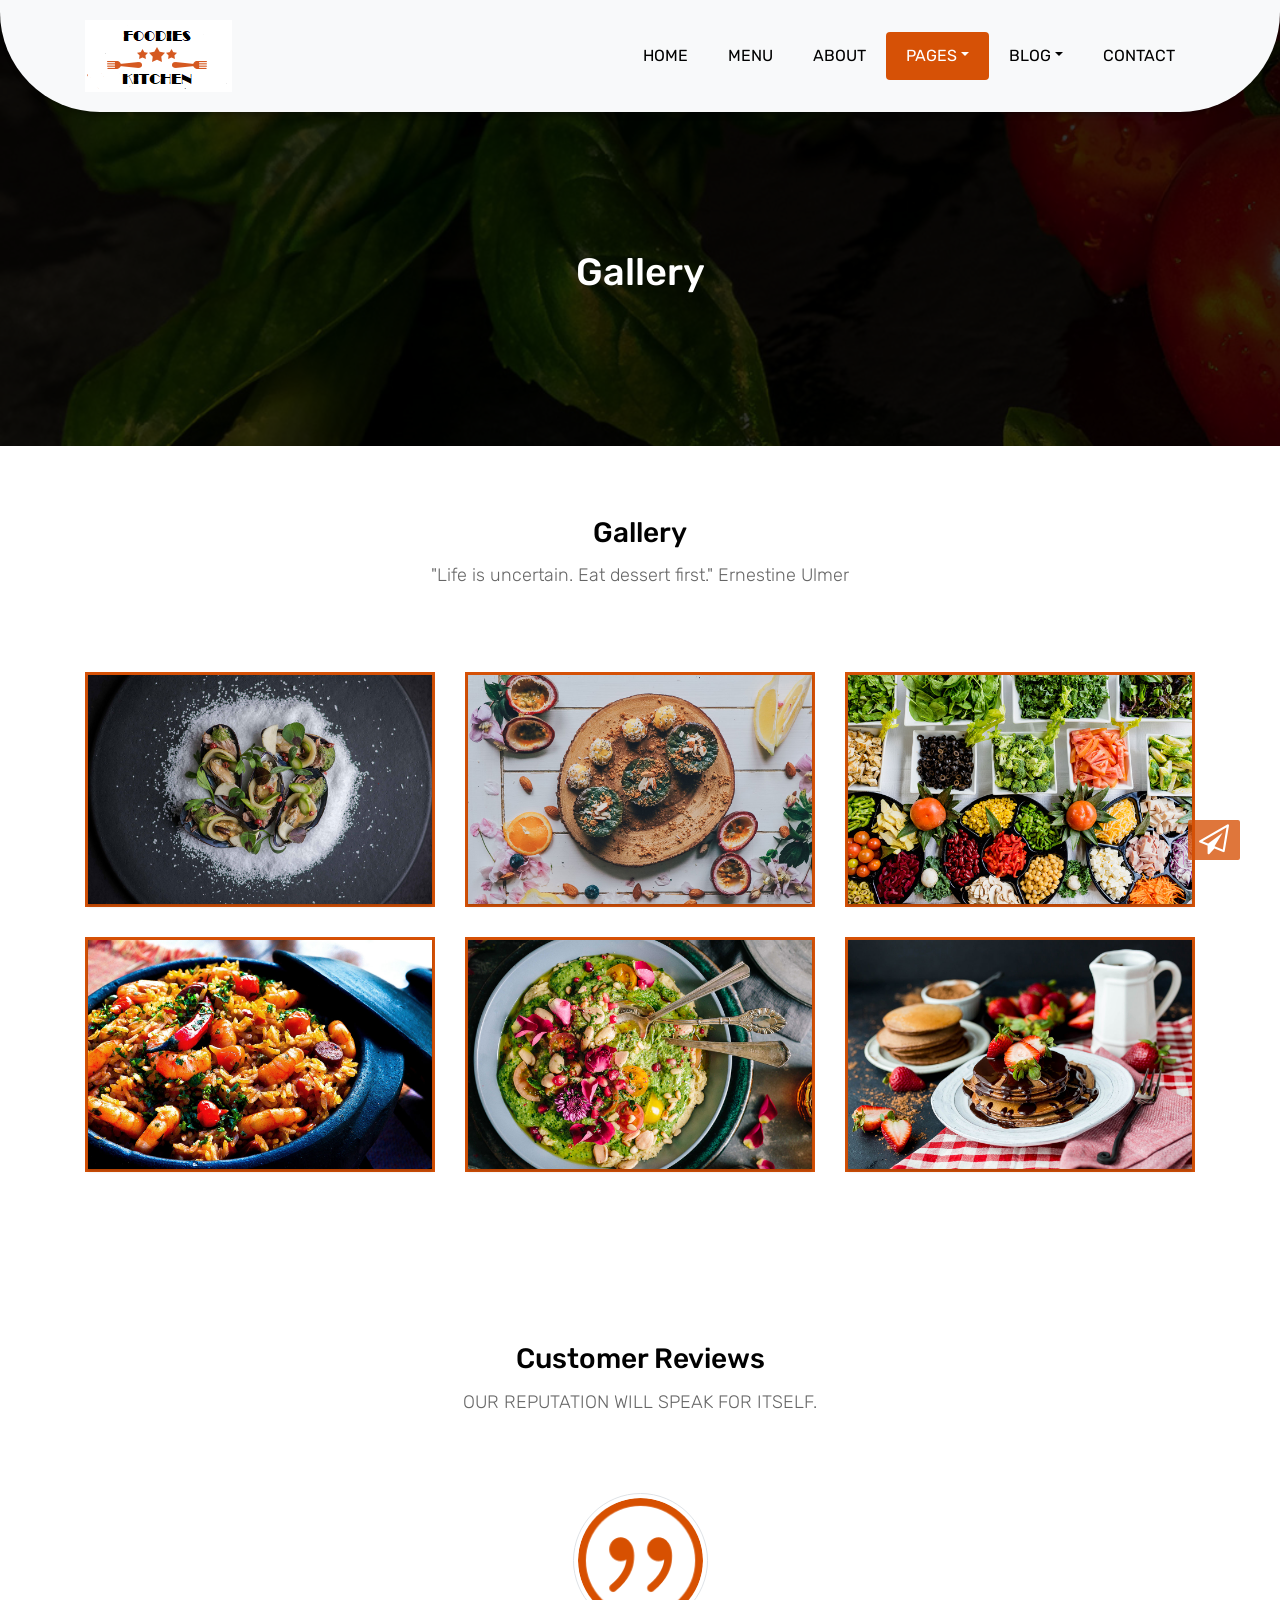
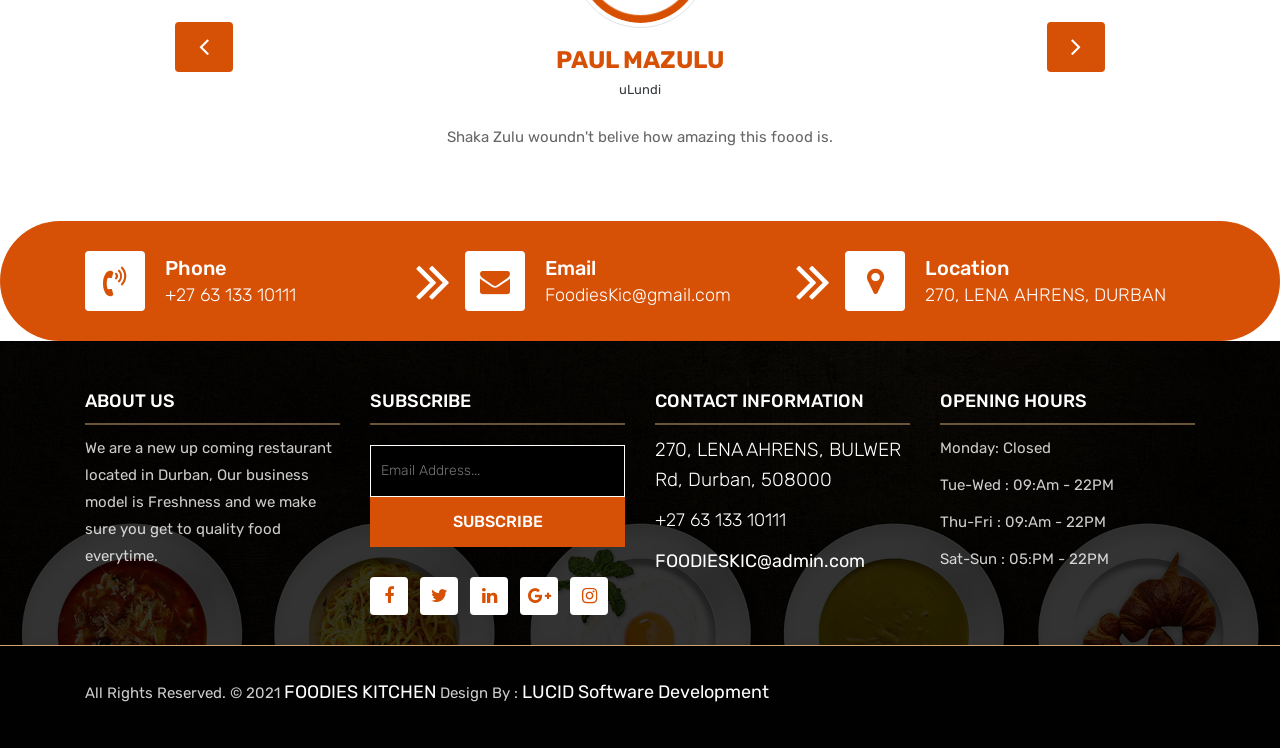
<file: MCB-PRO/gallery.html>
<!DOCTYPE html>
<html lang="en"><!-- Basic -->
<head>
	<meta charset="utf-8">
    <meta http-equiv="X-UA-Compatible" content="IE=edge">   
   
    <!-- Mobile Metas -->
    <meta name="viewport" content="width=device-width, initial-scale=1">
 
     <!-- Site Metas -->
    <title>FOODIES KITCHEN - Responsive HTML5 Template</title>  
    <meta name="keywords" content="">
    <meta name="description" content="">
    <meta name="author" content="">

    <!-- Site Icons -->
    <link rel="shortcut icon" href="images/favicon.ico" type="image/x-icon">
    <link rel="apple-touch-icon" href="images/apple-touch-icon.png">

    <!-- Bootstrap CSS -->
    <link rel="stylesheet" href="css/bootstrap.min.css">    
	<!-- Site CSS -->
    <link rel="stylesheet" href="css/style.css">    
    <!-- Responsive CSS -->
    <link rel="stylesheet" href="css/responsive.css">
    <!-- Custom CSS -->
    <link rel="stylesheet" href="css/custom.css">

    <!--[if lt IE 9]>
      <script src="https://oss.maxcdn.com/libs/html5shiv/3.7.0/html5shiv.js"></script>
      <script src="https://oss.maxcdn.com/libs/respond.js/1.4.2/respond.min.js"></script>
    <![endif]-->

</head>

<body>
	<!-- Start header -->
	<header class="top-navbar">
		<nav class="navbar navbar-expand-lg navbar-light bg-light">
			<div class="container">
				<a class="navbar-brand" href="index.html">
					<img src="images/logo.png" alt="" />
				</a>
				<button class="navbar-toggler" type="button" data-toggle="collapse" data-target="#navbars-rs-food" aria-controls="navbars-rs-food" aria-expanded="false" aria-label="Toggle navigation">
				  <span class="navbar-toggler-icon"></span>
				</button>
				<div class="collapse navbar-collapse" id="navbars-rs-food">
					<ul class="navbar-nav ml-auto">
						<li class="nav-item"><a class="nav-link" href="index.html">Home</a></li>
						<li class="nav-item"><a class="nav-link" href="menu.html">Menu</a></li>
						<li class="nav-item"><a class="nav-link" href="about.html">About</a></li>
						<li class="nav-item active dropdown">
							<a class="nav-link dropdown-toggle" href="#" id="dropdown-a" data-toggle="dropdown">Pages</a>
							<div class="dropdown-menu" aria-labelledby="dropdown-a">
								<a class="dropdown-item" href="reservation.html">Reservation</a>
								<a class="dropdown-item" href="stuff.html">Stuff</a>
								<a class="dropdown-item" href="gallery.html">Gallery</a>
							</div>
						</li>
						<li class="nav-item dropdown">
							<a class="nav-link dropdown-toggle" href="#" id="dropdown-a" data-toggle="dropdown">Blog</a>
							<div class="dropdown-menu" aria-labelledby="dropdown-a">
								<a class="dropdown-item" href="blog.html">blog</a>
								
							</div>
						</li>
						<li class="nav-item"><a class="nav-link" href="contact.html">Contact</a></li>
					</ul>
				</div>
			</div>
		</nav>
	</header>
	<!-- End header -->
	
	<!-- Start All Pages -->
	<div class="all-page-title page-breadcrumb">
		<div class="container text-center">
			<div class="row">
				<div class="col-lg-12">
					<h1>Gallery</h1>
				</div>
			</div>
		</div>
	</div>
	<!-- End All Pages -->
	
	<!-- Start Gallery -->
	<div class="gallery-box">
		<div class="container">
			<div class="row">
				<div class="col-lg-12">
					<div class="heading-title text-center">
						<h2>Gallery</h2>
						<p>"Life is uncertain. Eat dessert first." Ernestine Ulmer</p>
					</div>
				</div>
			</div>
			<div class="tz-gallery">
				<div class="row">
					<div class="col-sm-12 col-md-4 col-lg-4">
						<a class="lightbox" href="images/gallery-img-01.jpg">
							<img class="img-fluid" src="images/gallery-img-01.jpg" alt="Gallery Images">
						</a>
					</div>
					<div class="col-sm-6 col-md-4 col-lg-4">
						<a class="lightbox" href="images/gallery-img-02.jpg">
							<img class="img-fluid" src="images/gallery-img-02.jpg" alt="Gallery Images">
						</a>
					</div>
					<div class="col-sm-6 col-md-4 col-lg-4">
						<a class="lightbox" href="images/gallery-img-03.jpg">
							<img class="img-fluid" src="images/gallery-img-03.jpg" alt="Gallery Images">
						</a>
					</div>
					<div class="col-sm-12 col-md-4 col-lg-4">
						<a class="lightbox" href="images/gallery-img-04.jpg">
							<img class="img-fluid" src="images/gallery-img-04.jpg" alt="Gallery Images">
						</a>
					</div>
					<div class="col-sm-6 col-md-4 col-lg-4">
						<a class="lightbox" href="images/gallery-img-05.jpg">
							<img class="img-fluid" src="images/gallery-img-05.jpg" alt="Gallery Images">
						</a>
					</div> 
					<div class="col-sm-6 col-md-4 col-lg-4">
						<a class="lightbox" href="images/gallery-img-06.jpg">
							<img class="img-fluid" src="images/gallery-img-06.jpg" alt="Gallery Images">
						</a>
					</div>
				</div>
			</div>
		</div>
	</div>
	<!-- End Gallery -->
	
	<!-- Start Customer Reviews -->
	<div class="customer-reviews-box">
		<div class="container">
			<div class="row">
				<div class="col-lg-12">
					<div class="heading-title text-center">
						<h2>Customer Reviews</h2>
						<p>OUR REPUTATION WILL SPEAK FOR ITSELF.</p>
					</div>
				</div>
			</div>
			<div class="row">
				<div class="col-md-8 mr-auto ml-auto text-center">
					<div id="reviews" class="carousel slide" data-ride="carousel">
						<div class="carousel-inner mt-4">
							<div class="carousel-item text-center active">
								<div class="img-box p-1 border rounded-circle m-auto">
									<img class="d-block w-100 rounded-circle" src="images/quotations-button.png" alt="">
								</div>
								<h5 class="mt-4 mb-0"><strong class="text-warning text-uppercase">Paul MaZulu</strong></h5>
								<h6 class="text-dark m-0">uLundi</h6>
								<p class="m-0 pt-3">Shaka Zulu woundn't belive how amazing this foood is.</p>
							</div>
							<div class="carousel-item text-center">
								<div class="img-box p-1 border rounded-circle m-auto">
									<img class="d-block w-100 rounded-circle" src="images/quotations-button.png" alt="">
								</div>
								<h5 class="mt-4 mb-0"><strong class="text-warning text-uppercase">Unathi Knowless</strong></h5>
								<h6 class="text-dark m-0">Umtata</h6>
								<p class="m-0 pt-3">Hai no Guys akumnadi kanje, You see Heaven it's .</p>
							</div>
							<div class="carousel-item text-center">
								<div class="img-box p-1 border rounded-circle m-auto">
									<img class="d-block w-100 rounded-circle" src="images/quotations-button.png" alt="">
								</div>
								<h5 class="mt-4 mb-0"><strong class="text-warning text-uppercase">Chris Nkosi</strong></h5>
								<h6 class="text-dark m-0">Durban</h6>
								<p class="m-0 pt-3">Iyhoo guys best food i've ever had in my life, 5stars form me.</p>
							</div>
						</div>
						<a class="carousel-control-prev" href="#reviews" role="button" data-slide="prev">
							<i class="fa fa-angle-left" aria-hidden="true"></i>
							<span class="sr-only">Previous</span>
						</a>
						<a class="carousel-control-next" href="#reviews" role="button" data-slide="next">
							<i class="fa fa-angle-right" aria-hidden="true"></i>
							<span class="sr-only">Next</span>
						</a>
                    </div>
				</div>
			</div>
		</div>
	</div>
	<!-- End Customer Reviews -->
	
	<!-- Start Contact info -->
	<div class="contact-imfo-box">
		<div class="container">
			<div class="row">
				<div class="col-md-4 arrow-right">
					<i class="fa fa-volume-control-phone"></i>
					<div class="overflow-hidden">
						<h4>Phone</h4>
						<p class="lead">
							+27 63 133 10111
						</p>
					</div>
				</div>
				<div class="col-md-4 arrow-right">
					<i class="fa fa-envelope"></i>
					<div class="overflow-hidden">
						<h4>Email</h4>
						<p class="lead">
							FoodiesKic@gmail.com
						</p>
					</div>
				</div>
				<div class="col-md-4">
					<i class="fa fa-map-marker"></i>
					<div class="overflow-hidden">
						<h4>Location</h4>
						<p class="lead">
							270, LENA AHRENS, DURBAN
						</p>
					</div>
				</div>
			</div>
		</div>
	</div>
	<!-- End Contact info -->
	
	<!-- Start Footer -->
<footer class="footer-area bg-f">
		<div class="container">
			<div class="row">
				<div class="col-lg-3 col-md-6">
					<h3>About Us</h3>
					<p>We are a new up coming restaurant located in Durban, Our business model is Freshness and we make sure you get to quality food everytime.</p>
				</div>
				<div class="col-lg-3 col-md-6">
					<h3>Subscribe</h3>
					<div class="subscribe_form">
						<form class="subscribe_form">
							<input name="EMAIL" id="subs-email" class="form_input" placeholder="Email Address..." type="email">
							<button type="submit" class="submit">SUBSCRIBE</button>
							<div class="clearfix"></div>
						</form>
					</div>
					<ul class="list-inline f-social">
						<li class="list-inline-item"><a href="https://www.facebook.com/food.com/"><i class="fa fa-facebook" aria-hidden="true"></i></a></li>
						<li class="list-inline-item"><a href="https://twitter.com/TwitterFood"><i class="fa fa-twitter" aria-hidden="true"></i></a></li>
						<li class="list-inline-item"><a href="https://www.linkedin.com/authwall?trk=ripf&trkInfo=AQEdsRiXiKO6-AAAAXm-PFbAKaJyDW2sVSUwwv5EFkETFv9MqAUQ262CFSVHNnlmk4lvTuU_UmtnqbSDqb-ZaEudfpDvWQDIUWwp9h7n81tB7GqJgtnr8DbTv3AZorGAN6UkW4M=&originalReferer=https://www.bing.com/&sessionRedirect=https%3A%2F%2Fwww.linkedin.com%2Fcompany%2Ffood"><i class="fa fa-linkedin" aria-hidden="true"></i></a></li>
						<li class="list-inline-item"><a href="https://www.google.com/search?q=restaurants+food&sxsrf=ALeKk01e3fJsTQVKT36X_yxwoymindrbxw:1622394434769&source=lnms&tbm=isch&sa=X&ved=2ahUKEwj74OCf8vHwAhXUuHEKHYEcDnYQ_AUoAXoECAIQAw"><i class="fa fa-google-plus" aria-hidden="true"></i></a></li>
						<li class="list-inline-item"><a href="https://www.instagram.com/love_food/?hl=en"><i class="fa fa-instagram" aria-hidden="true"></i></a></li>
					</ul>
				</div>
				<div class="col-lg-3 col-md-6">
					<h3>Contact information</h3>
					<p class="lead">270, LENA AHRENS, BULWER Rd, Durban, 508000</p>
					<p class="lead"><a href="#">+27 63 133 10111</a></p>
					<p><a href="#"> FOODIESKIC@admin.com</a></p>
				</div>
				<div class="col-lg-3 col-md-6">
					<h3>Opening hours</h3>
					<p><span class="text-color">Monday: </span>Closed</p>
					<p><span class="text-color">Tue-Wed :</span> 09:Am - 22PM</p>
					<p><span class="text-color">Thu-Fri :</span> 09:Am - 22PM</p>
					<p><span class="text-color">Sat-Sun :</span> 05:PM - 22PM</p>
				</div>
			</div>
		</div>
		
		<div class="copyright">
			<div class="container">
				<div class="row">
					<div class="col-lg-12">
						<p class="LUCID">All Rights Reserved. &copy; 2021 <a href="#">FOODIES KITCHEN</a> Design By : 
					<a href="https://html.design/">LUCID Software Development</a></p>
					</div>
				</div>
			</div>
		</div>
	<!-- End Footer -->
	
	<a href="#" id="back-to-top" title="Back to top" style="display: none;"><i class="fa fa-paper-plane-o" aria-hidden="true"></i></a>

	<!-- ALL JS FILES -->
	<script src="js/jquery-3.2.1.min.js"></script>
	<script src="js/popper.min.js"></script>
	<script src="js/bootstrap.min.js"></script>
    <!-- ALL PLUGINS -->
	<script src="js/jquery.superslides.min.js"></script>
	<script src="js/images-loded.min.js"></script>
	<script src="js/isotope.min.js"></script>
	<script src="js/baguetteBox.min.js"></script>
	<script src="js/form-validator.min.js"></script>
    <script src="js/contact-form-script.js"></script>
    <script src="js/custom.js"></script>
</body>
</html>
</file>
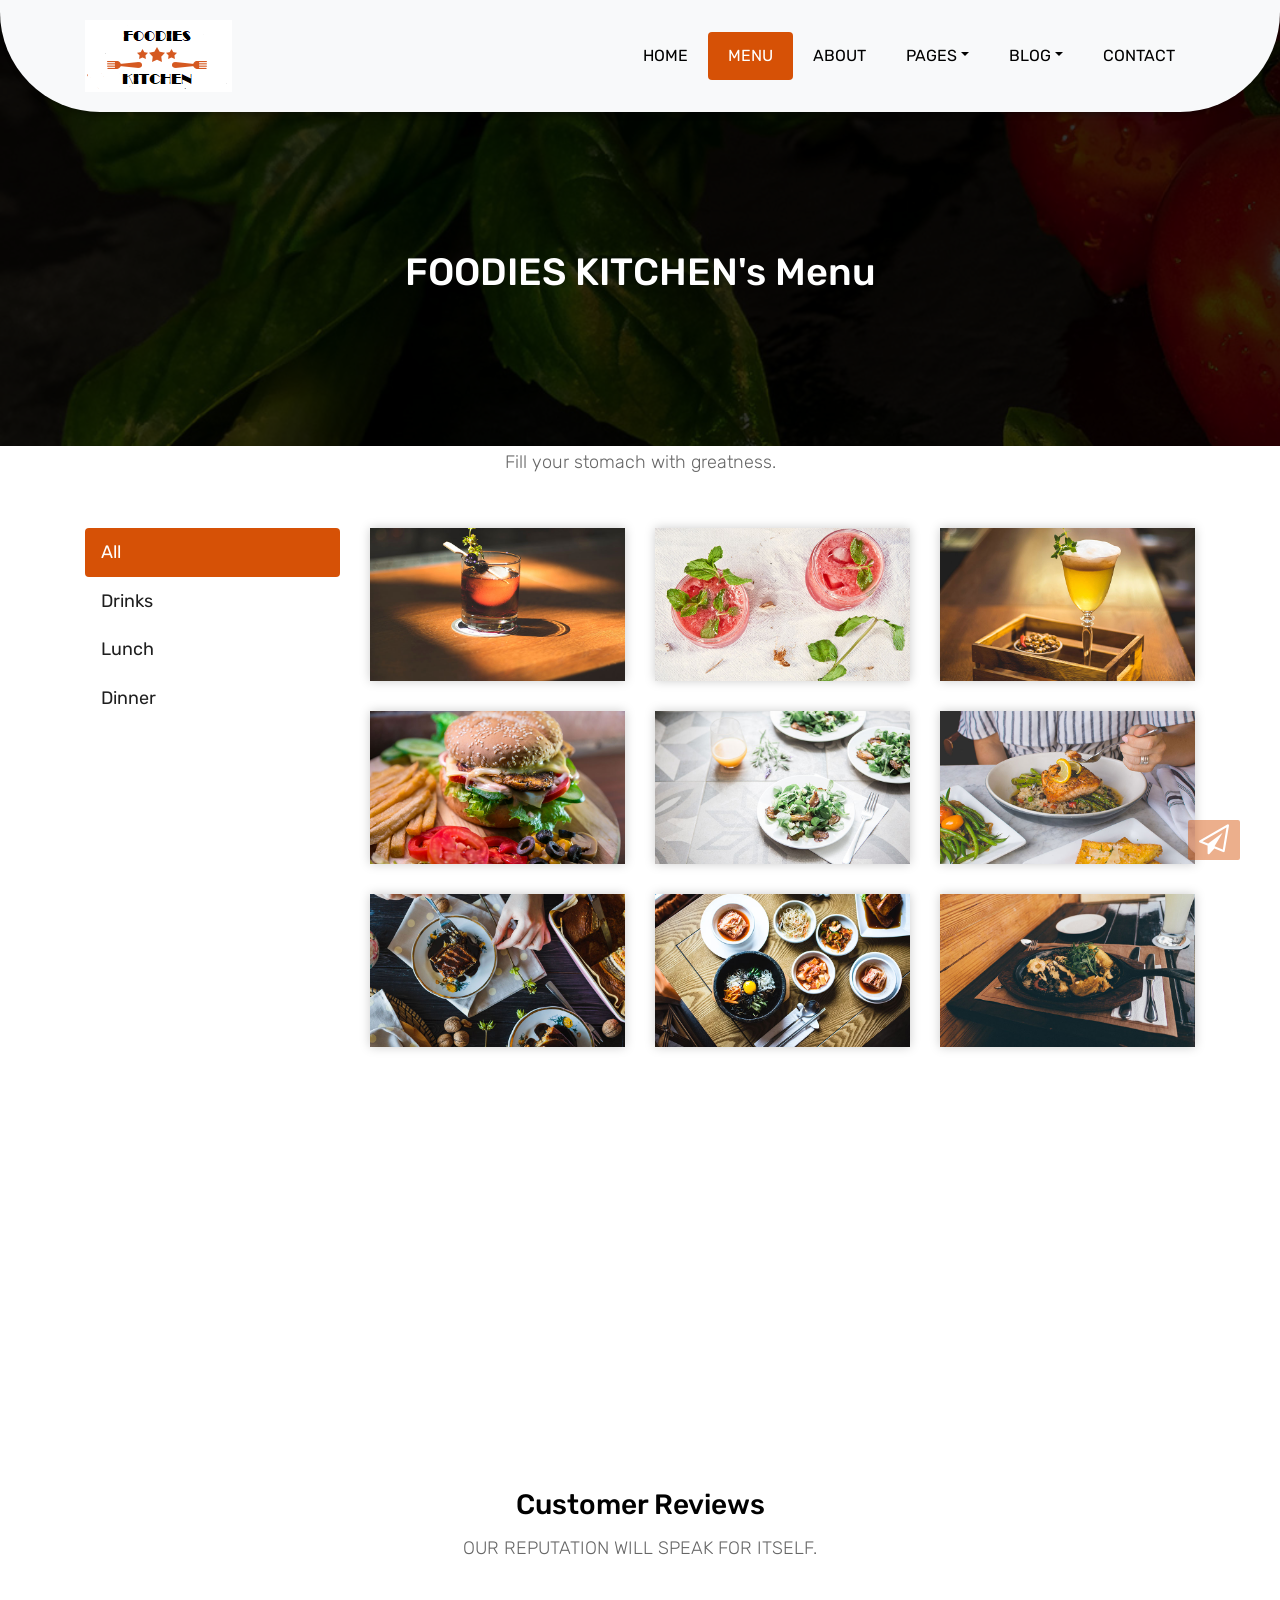
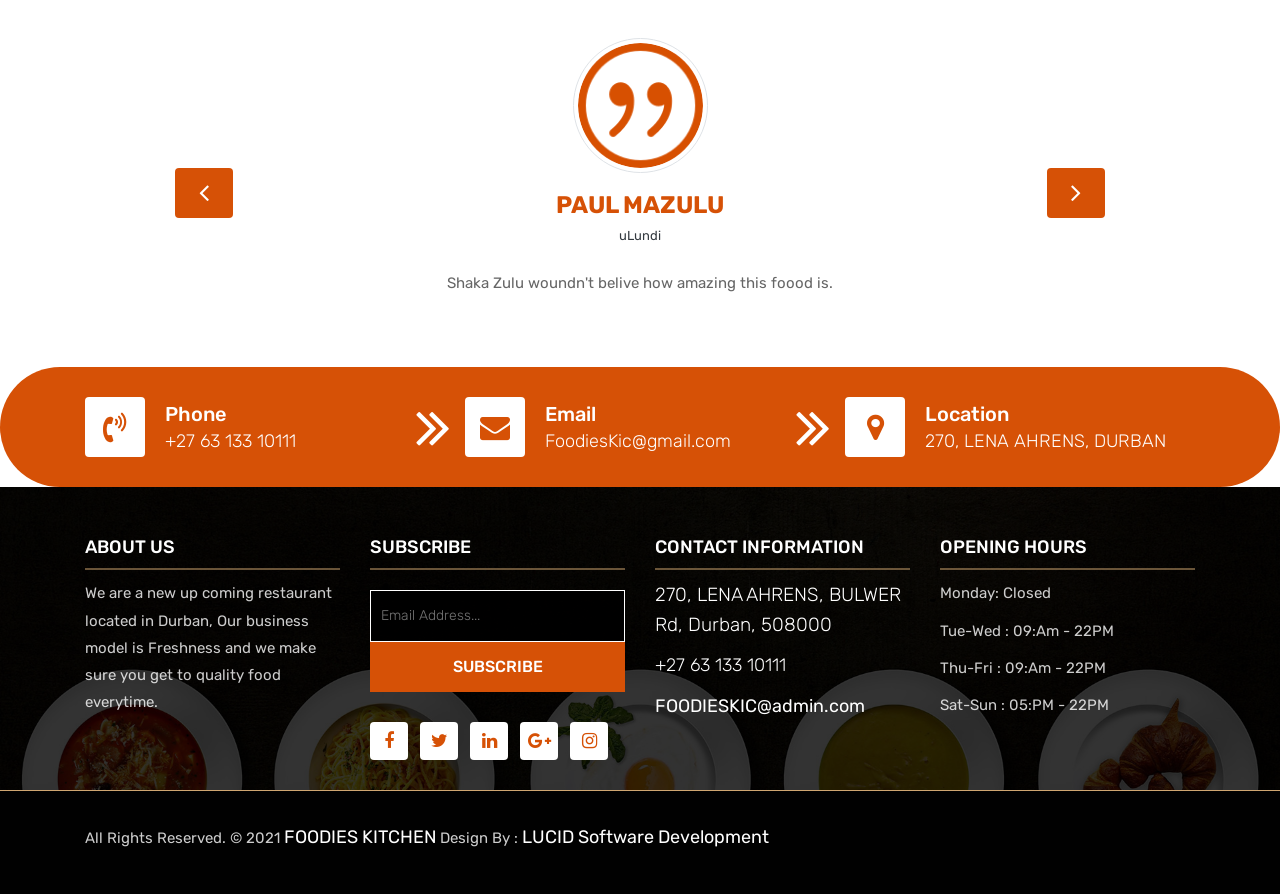
<file: MCB-PRO/menu.html>
<!DOCTYPE html>
<html lang="en"><!-- Basic -->
<head>
	<meta charset="utf-8">
    <meta http-equiv="X-UA-Compatible" content="IE=edge">   
   
    <!-- Mobile Metas -->
    <meta name="viewport" content="width=device-width, initial-scale=1">
 
     <!-- Site Metas -->
    <title>FOODIES KITCHEN- Responsive HTML5</title>  
    <meta name="keywords" content="">
    <meta name="description" content="">
    <meta name="author" content="">

    <!-- Site Icons -->
    <link rel="shortcut icon" href="images/favicon.ico" type="image/x-icon">
    <link rel="apple-touch-icon" href="images/apple-touch-icon.png">

    <!-- Bootstrap CSS -->
    <link rel="stylesheet" href="css/bootstrap.min.css">    
	<!-- Site CSS -->
    <link rel="stylesheet" href="css/style.css">    
    <!-- Responsive CSS -->
    <link rel="stylesheet" href="css/responsive.css">
    <!-- Custom CSS -->
    <link rel="stylesheet" href="css/custom.css">

</head>

<body>
	<!-- Start header -->
	<header class="top-navbar">
		<nav class="navbar navbar-expand-lg navbar-light bg-light">
			<div class="container">
				<a class="navbar-brand" href="index.html">
					<img src="images/logo.png" alt="" />
				</a>
				<button class="navbar-toggler" type="button" data-toggle="collapse" data-target="#navbars-rs-food" aria-controls="navbars-rs-food" aria-expanded="false" aria-label="Toggle navigation">
				  <span class="navbar-toggler-icon"></span>
				</button>
				<div class="collapse navbar-collapse" id="navbars-rs-food">
					<ul class="navbar-nav ml-auto">
						<li class="nav-item"><a class="nav-link" href="index.html">Home</a></li>
						<li class="nav-item active"><a class="nav-link" href="menu.html">Menu</a></li>
						<li class="nav-item"><a class="nav-link" href="about.html">About</a></li>
						<li class="nav-item dropdown">
							<a class="nav-link dropdown-toggle" href="#" id="dropdown-a" data-toggle="dropdown">Pages</a>
							<div class="dropdown-menu" aria-labelledby="dropdown-a">
								<a class="dropdown-item" href="reservation.html">Reservation</a>
								<a class="dropdown-item" href="stuff.html">Stuff</a>
								<a class="dropdown-item" href="gallery.html">Gallery</a>
							</div>
						</li>
						<li class="nav-item dropdown">
							<a class="nav-link dropdown-toggle" href="#" id="dropdown-a" data-toggle="dropdown">Blog</a>
							<div class="dropdown-menu" aria-labelledby="dropdown-a">
								<a class="dropdown-item" href="blog.html">blog</a>
								
							</div>
						</li>
						<li class="nav-item"><a class="nav-link" href="contact.html">Contact</a></li>
					</ul>
				</div>
			</div>
		</nav>
	</header>
	<!-- End header -->
	
	<!-- Start All Pages -->
	<div class="all-page-title page-breadcrumb">
		<div class="container text-center">
			<div class="row">
				<div class="col-lg-12">
					<h1>FOODIES KITCHEN's Menu</h1>
				</div>
			</div>
		</div>
	</div>
	<!-- End All Pages -->
	
	<!-- Start Menu -->
	<div class="container">
			<div class="row">
				<div class="col-lg-12">
					<div class="heading-title text-center">
						<p>Fill your stomach with greatness.</p>
					</div>
				</div>
			</div>
			
			<div class="row inner-menu-box">
				<div class="col-3">
					<div class="nav flex-column nav-pills" id="v-pills-tab" role="tablist" aria-orientation="vertical">
						<a class="nav-link active" id="v-pills-home-tab" data-toggle="pill" href="#v-pills-home" role="tab" aria-controls="v-pills-home" aria-selected="true">All</a>
						<a class="nav-link" id="v-pills-profile-tab" data-toggle="pill" href="#v-pills-profile" role="tab" aria-controls="v-pills-profile" aria-selected="false">Drinks</a>
						<a class="nav-link" id="v-pills-messages-tab" data-toggle="pill" href="#v-pills-messages" role="tab" aria-controls="v-pills-messages" aria-selected="false">Lunch</</a>
						<a class="nav-link" id="v-pills-settings-tab" data-toggle="pill" href="#v-pills-settings" role="tab" aria-controls="v-pills-settings" aria-selected="false">Dinner</a>
					</div>
				</div>
				
				<div class="col-9">
					<div class="tab-content" id="v-pills-tabContent">
						<div class="tab-pane fade show active" id="v-pills-home" role="tabpanel" aria-labelledby="v-pills-home-tab">
							<div class="row">
								<div class="col-lg-4 col-md-6 special-grid drinks">
									<div class="gallery-single fix">
										<img src="images/img-01.jpg" class="img-fluid" alt="Image">
										<div class="why-text">
											<h4>DUNE</h4>
											<p>Author: FRANK HERBERT.</p>
											<h5> R19.79</h5>
										</div>
									</div>
								</div>
								
								<div class="col-lg-4 col-md-6 special-grid drinks">
									<div class="gallery-single fix">
										<img src="images/img-02.jpg" class="img-fluid" alt="Image">
										<div class="why-text">
											<h4>RED LIPZ</h4>
											<p>Traditionally made with an old style of gin and pink love.</p>
											<h5> R18.00</h5>
										</div>
									</div>
								</div>
								
								<div class="col-lg-4 col-md-6 special-grid drinks">
									<div class="gallery-single fix">
										<img src="images/img-03.jpg" class="img-fluid" alt="Image">
										<div class="why-text">
											<h4>Night Rocket</h4>
											<p>Sweet, herbaceous and acidic all at once.</p>
											<h5> R22.79</h5>
										</div>
									</div>
								</div>
								
								<div class="col-lg-4 col-md-6 special-grid lunch">
									<div class="gallery-single fix">
										<img src="images/img-04.jpg" class="img-fluid" alt="Image">
										<div class="why-text">
											<h4>KING Burger</h4>
											<p>flamed-broiled burgers, fries and soft drinks.</p>
											<h5> R55.50</h5>
										</div>
									</div>
								</div>
								
								<div class="col-lg-4 col-md-6 special-grid lunch">
									<div class="gallery-single fix">
										<img src="images/img-05.jpg" class="img-fluid" alt="Image">
										<div class="why-text">
											<h4>GRIC SALAD</h4>
											<p>A quarter of crisp,fresh lettuce,served with your choice of dressing.</p>
											<h5> R43.70</h5>
										</div>
									</div>
								</div>
								
								<div class="col-lg-4 col-md-6 special-grid lunch">
									<div class="gallery-single fix">
										<img src="images/img-06.jpg" class="img-fluid" alt="Image">
										<div class="why-text">
											<h4>LEMON FISH INK</h4>
											<p>fried lemmon fish in batter served with chips.</p>
											<h5> R62.30</h5>
										</div>
									</div>
								</div>
								
								<div class="col-lg-4 col-md-6 special-grid dinner">
									<div class="gallery-single fix">
										<img src="images/img-07.jpg" class="img-fluid" alt="Image">
										<div class="why-text">
											<h4>DARK NIGHT</h4>
											<p>Chocolate & marmalade steamed pudding with marmalade cream.</p>
											<h5> R62.90</h5>
										</div>
									</div>
								</div>
								
								<div class="col-lg-4 col-md-6 special-grid dinner">
									<div class="gallery-single fix">
										<img src="images/img-08.jpg" class="img-fluid" alt="Image">
										<div class="why-text">
											<h4>FAMELIY SHARE</h4>
											<p>Full Flavored Firm Textured Fish & Seafood.</p>
											<h5> R120.00</h5>
										</div>
									</div>
								</div>
								
								<div class="col-lg-4 col-md-6 special-grid dinner">
									<div class="gallery-single fix">
										<img src="images/img-09.jpg" class="img-fluid" alt="Image">
										<div class="why-text">
											<h4>Dinner Plater</h4>
											<p>Meat pie with a chunky filling of beef and savory ingredients.</p>
											<h5> R70.00</h5>
										</div>
									</div>
								</div>
							</div>
							
						</div>
						<div class="tab-pane fade" id="v-pills-profile" role="tabpanel" aria-labelledby="v-pills-profile-tab">
							<div class="row">
								<div class="col-lg-4 col-md-6 special-grid drinks">
									<div class="gallery-single fix">
										<img src="images/img-01.jpg" class="img-fluid" alt="Image">
										<div class="why-text">
											<h4>SOLD GIN</h4>
											<p>gin and dry vermouth mixed in your preferred proportions.</p>
											<h5> R19.79</h5>
										</div>
									</div>
								</div>
								
								<div class="col-lg-4 col-md-6 special-grid drinks">
									<div class="gallery-single fix">
										<img src="images/img-02.jpg" class="img-fluid" alt="Image">
										<div class="why-text">
											<h4>RED LIPZ</h4>
											<p>Traditionally made with an old style of gin and pink love.</p>
											<h5> R18.00</h5>
										</div>
									</div>
								</div>
								
								<div class="col-lg-4 col-md-6 special-grid drinks">
									<div class="gallery-single fix">
										<img src="images/img-03.jpg" class="img-fluid" alt="Image">
										<div class="why-text">
											<h4>NIGHT ROCKET</h4>
											<p>SSweet, herbaceous and acidic all at once.</p>
											<h5> R22.79</h5>
										</div>
									</div>
								</div>
							</div>
							
						</div>
						<div class="tab-pane fade" id="v-pills-messages" role="tabpanel" aria-labelledby="v-pills-messages-tab">
							<div class="row">
								<div class="col-lg-4 col-md-6 special-grid lunch">
									<div class="gallery-single fix">
										<img src="images/img-04.jpg" class="img-fluid" alt="Image">
										<div class="why-text">
											<h4>KING Burger</h4>
											<p>flamed-broiled burgers, fries and soft drinks.</p>
											<h5> R55.50</h5>
										</div>
									</div>
								</div>
								
								<div class="col-lg-4 col-md-6 special-grid lunch">
									<div class="gallery-single fix">
										<img src="images/img-05.jpg" class="img-fluid" alt="Image">
										<div class="why-text">
											<h4>GRIC SALAD</h4>
											<p>A quarter of crisp,fresh lettuce,served with your choice of dressing.</p>
											<h5> R43.70</h5>
										</div>
									</div>
								</div>
								
								<div class="col-lg-4 col-md-6 special-grid lunch">
									<div class="gallery-single fix">
										<img src="images/img-06.jpg" class="img-fluid" alt="Image">
										<div class="why-text">
											<h4>LEMON FISH INK</h4>
											<p>fried lemmon fish in batter served with chips.</p>
											<h5> R62.30</h5>
										</div>
									</div>
								</div>
							</div>
						</div>
						<div class="tab-pane fade" id="v-pills-settings" role="tabpanel" aria-labelledby="v-pills-settings-tab">
							<div class="row">
								<div class="col-lg-4 col-md-6 special-grid dinner">
									<div class="gallery-single fix">
										<img src="images/img-07.jpg" class="img-fluid" alt="Image">
										<div class="why-text">
											<h4>DARK NIGHT</h4>
											<p>Chocolate & marmalade steamed pudding with marmalade cream.</p>
											<h5> R62.90</h5>
										</div>
									</div>
								</div>
								
								<div class="col-lg-4 col-md-6 special-grid dinner">
									<div class="gallery-single fix">
										<img src="images/img-08.jpg" class="img-fluid" alt="Image">
										<div class="why-text">
											<h4>FAMELY SHARE</h4>
											<p>Full Flavored Firm Textured Fish & Seafood.</p>
											<h5> R120.00</h5>
										</div>
									</div>
								</div>
								
								<div class="col-lg-4 col-md-6 special-grid dinner">
									<div class="gallery-single fix">
										<img src="images/img-09.jpg" class="img-fluid" alt="Image">
										<div class="why-text">
											<h4>Dinner Plater</h4>
											<p>Meat pie with a chunky filling of beef and savory ingredients.</p>
											<h5> R70.00</h5>
										</div>
									</div>
								</div>
							</div>
						</div>
					</div>
				</div>
			</div>
		</div>
	</div>
	<!-- End Menu -->
	
	<!-- Start QT -->
	<div class="qt-box qt-background">
		<div class="container">
			<div class="row">
				<div class="col-md-8 ml-auto mr-auto text-center">
					<p class="lead ">
						" If you're not the one cooking, stay out of the way and compliment the chef. "
					</p>
					<span class="lead">Michael Strahan</span>
				</div>
			</div>
		</div>
	</div>
	<!-- End QT -->
	
	<!-- Start Customer Reviews -->
	<div class="customer-reviews-box">
		<div class="container">
			<div class="row">
				<div class="col-lg-12">
					<div class="heading-title text-center">
						<h2>Customer Reviews</h2>
						<p>OUR REPUTATION WILL SPEAK FOR ITSELF.</p>
					</div>
				</div>
			</div>
			<div class="row">
				<div class="col-md-8 mr-auto ml-auto text-center">
					<div id="reviews" class="carousel slide" data-ride="carousel">
						<div class="carousel-inner mt-4">
							<div class="carousel-item text-center active">
								<div class="img-box p-1 border rounded-circle m-auto">
									<img class="d-block w-100 rounded-circle" src="images/quotations-button.png" alt="">
								</div>
								<h5 class="mt-4 mb-0"><strong class="text-warning text-uppercase">Paul MaZulu</strong></h5>
								<h6 class="text-dark m-0">uLundi</h6>
								<p class="m-0 pt-3">Shaka Zulu woundn't belive how amazing this foood is.</p>
							</div>
							<div class="carousel-item text-center">
								<div class="img-box p-1 border rounded-circle m-auto">
									<img class="d-block w-100 rounded-circle" src="images/quotations-button.png" alt="">
								</div>
								<h5 class="mt-4 mb-0"><strong class="text-warning text-uppercase">Unathi Knowless</strong></h5>
								<h6 class="text-dark m-0">Umtata</h6>
								<p class="m-0 pt-3">Hai no Guys akumnadi kanje, You see Heaven it's .</p>
							</div>
							<div class="carousel-item text-center">
								<div class="img-box p-1 border rounded-circle m-auto">
									<img class="d-block w-100 rounded-circle" src="images/quotations-button.png" alt="">
								</div>
								<h5 class="mt-4 mb-0"><strong class="text-warning text-uppercase">Chris Nkosi</strong></h5>
								<h6 class="text-dark m-0">Durban</h6>
								<p class="m-0 pt-3">Iyhoo guys best food i've ever had in my life, 5stars form me.</p>
							</div>
						</div>
						<a class="carousel-control-prev" href="#reviews" role="button" data-slide="prev">
							<i class="fa fa-angle-left" aria-hidden="true"></i>
							<span class="sr-only">Previous</span>
						</a>
						<a class="carousel-control-next" href="#reviews" role="button" data-slide="next">
							<i class="fa fa-angle-right" aria-hidden="true"></i>
							<span class="sr-only">Next</span>
						</a>
                    </div>
				</div>
			</div>
		</div>
	</div>
	<!-- End Customer Reviews -->
	
	<!-- Start Contact info -->
	<div class="contact-imfo-box">
		<div class="container">
			<div class="row">
				<div class="col-md-4 arrow-right">
					<i class="fa fa-volume-control-phone"></i>
					<div class="overflow-hidden">
						<h4>Phone</h4>
						<p class="lead">
							+27 63 133 10111
						</p>
					</div>
				</div>
				<div class="col-md-4 arrow-right">
					<i class="fa fa-envelope"></i>
					<div class="overflow-hidden">
						<h4>Email</h4>
						<p class="lead">
							FoodiesKic@gmail.com
						</p>
					</div>
				</div>
				<div class="col-md-4">
					<i class="fa fa-map-marker"></i>
					<div class="overflow-hidden">
						<h4>Location</h4>
						<p class="lead">
							270, LENA AHRENS, DURBAN
						</p>
					</div>
				</div>
			</div>
		</div>
	</div>
	<!-- End Contact info -->
	
	<!-- Start Footer -->
	<footer class="footer-area bg-f">
		<div class="container">
			<div class="row">
				<div class="col-lg-3 col-md-6">
					<h3>About Us</h3>
					<p>We are a new up coming restaurant located in Durban, Our business model is Freshness and we make sure you get to quality food everytime.</p>
				</div>
				<div class="col-lg-3 col-md-6">
					<h3>Subscribe</h3>
					<div class="subscribe_form">
						<form class="subscribe_form">
							<input name="EMAIL" id="subs-email" class="form_input" placeholder="Email Address..." type="email">
							<button type="submit" class="submit">SUBSCRIBE</button>
							<div class="clearfix"></div>
						</form>
					</div>
					<ul class="list-inline f-social">
						<li class="list-inline-item"><a href="https://www.facebook.com/food.com/"><i class="fa fa-facebook" aria-hidden="true"></i></a></li>
						<li class="list-inline-item"><a href="https://twitter.com/TwitterFood"><i class="fa fa-twitter" aria-hidden="true"></i></a></li>
						<li class="list-inline-item"><a href="https://www.linkedin.com/authwall?trk=ripf&trkInfo=AQEdsRiXiKO6-AAAAXm-PFbAKaJyDW2sVSUwwv5EFkETFv9MqAUQ262CFSVHNnlmk4lvTuU_UmtnqbSDqb-ZaEudfpDvWQDIUWwp9h7n81tB7GqJgtnr8DbTv3AZorGAN6UkW4M=&originalReferer=https://www.bing.com/&sessionRedirect=https%3A%2F%2Fwww.linkedin.com%2Fcompany%2Ffood"><i class="fa fa-linkedin" aria-hidden="true"></i></a></li>
						<li class="list-inline-item"><a href="https://www.google.com/search?q=restaurants+food&sxsrf=ALeKk01e3fJsTQVKT36X_yxwoymindrbxw:1622394434769&source=lnms&tbm=isch&sa=X&ved=2ahUKEwj74OCf8vHwAhXUuHEKHYEcDnYQ_AUoAXoECAIQAw"><i class="fa fa-google-plus" aria-hidden="true"></i></a></li>
						<li class="list-inline-item"><a href="https://www.instagram.com/love_food/?hl=en"><i class="fa fa-instagram" aria-hidden="true"></i></a></li>
					</ul>
				</div>
				<div class="col-lg-3 col-md-6">
					<h3>Contact information</h3>
					<p class="lead">270, LENA AHRENS, BULWER Rd, Durban, 508000</p>
					<p class="lead"><a href="#">+27 63 133 10111</a></p>
					<p><a href="#"> FOODIESKIC@admin.com</a></p>
				</div>
				<div class="col-lg-3 col-md-6">
					<h3>Opening hours</h3>
					<p><span class="text-color">Monday: </span>Closed</p>
					<p><span class="text-color">Tue-Wed :</span> 09:Am - 22PM</p>
					<p><span class="text-color">Thu-Fri :</span> 09:Am - 22PM</p>
					<p><span class="text-color">Sat-Sun :</span> 05:PM - 22PM</p>
				</div>
			</div>
		</div>
		
		<div class="copyright">
			<div class="container">
				<div class="row">
					<div class="col-lg-12">
						<p class="LUCID">All Rights Reserved. &copy; 2021 <a href="#">FOODIES KITCHEN</a> Design By : 
					<a href="https://html.design/">LUCID Software Development</a></p>
					</div>
				</div>
			</div>
		</div>
		
	</footer>
	<!-- End Footer -->
	
	<a href="#" id="back-to-top" title="Back to top" style="display: none;"><i class="fa fa-paper-plane-o" aria-hidden="true"></i></a>

	<!-- ALL JS FILES -->
	<script src="js/jquery-3.2.1.min.js"></script>
	<script src="js/popper.min.js"></script>
	<script src="js/bootstrap.min.js"></script>
    <!-- ALL PLUGINS -->
	<script src="js/jquery.superslides.min.js"></script>
	<script src="js/images-loded.min.js"></script>
	<script src="js/isotope.min.js"></script>
	<script src="js/baguetteBox.min.js"></script>
	<script src="js/form-validator.min.js"></script>
    <script src="js/contact-form-script.js"></script>
    <script src="js/custom.js"></script>
</body>
</html>
</file>
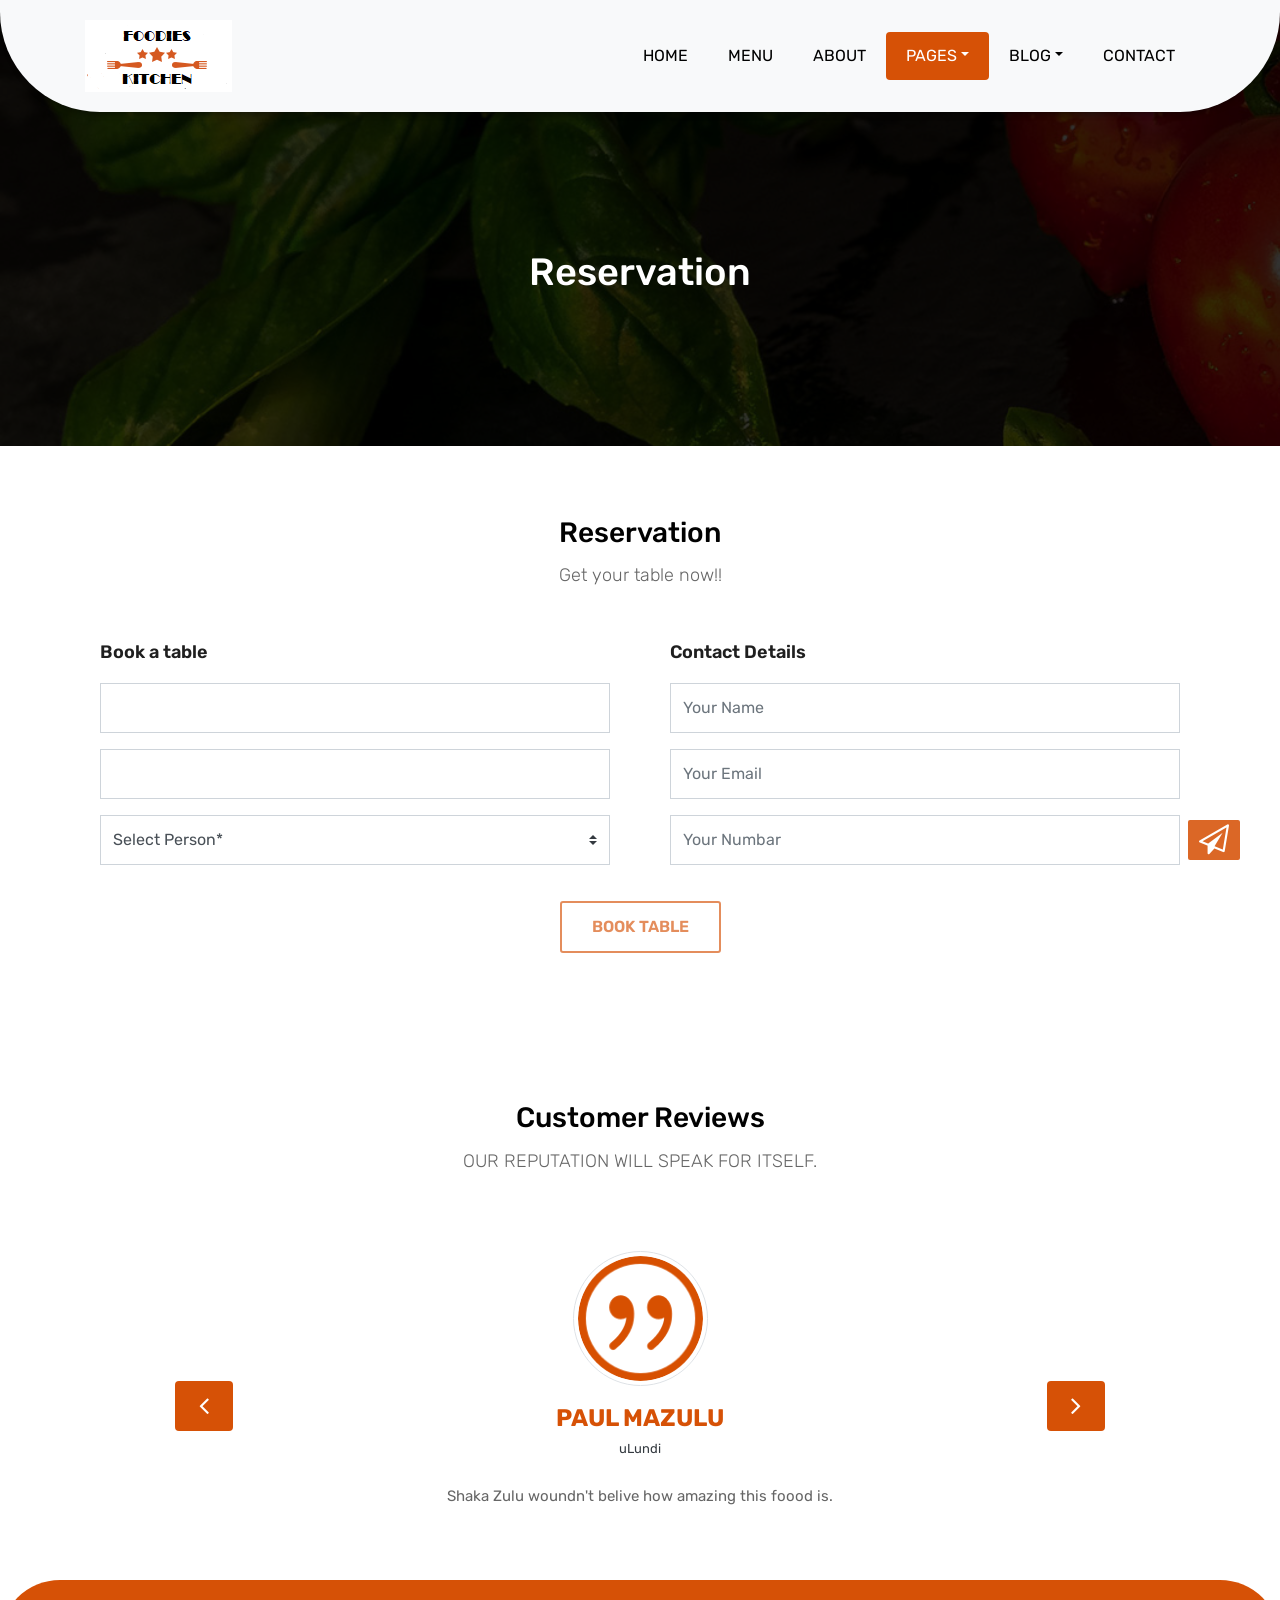
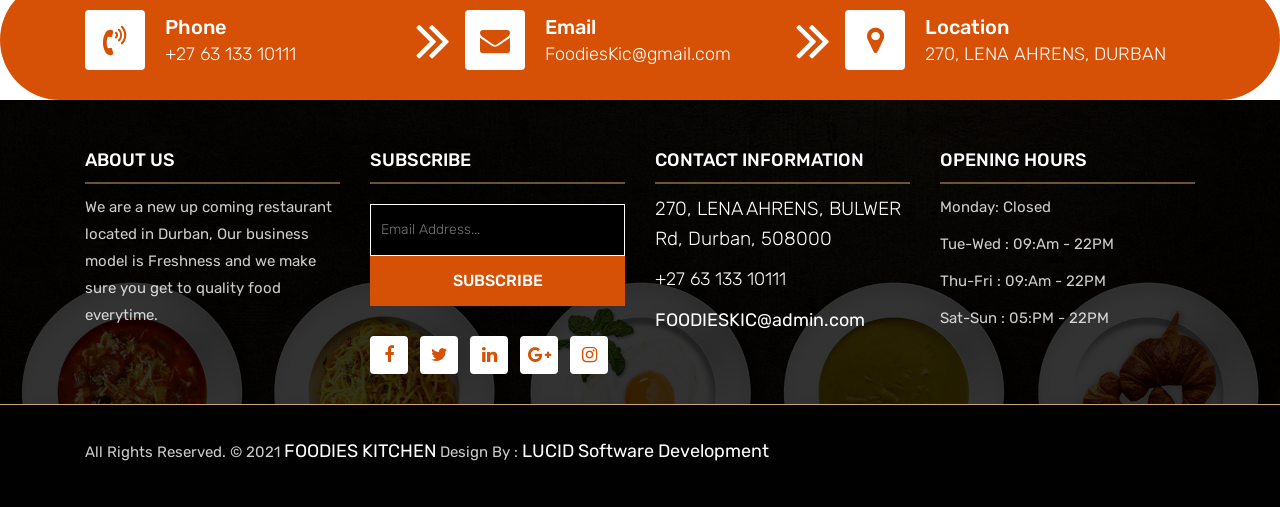
<file: MCB-PRO/reservation.html>
<!DOCTYPE html>
<html lang="en"><!-- Basic -->
<head>
	<meta charset="utf-8">
    <meta http-equiv="X-UA-Compatible" content="IE=edge">   
   
    <!-- Mobile Metas -->
    <meta name="viewport" content="width=device-width, initial-scale=1">
 
     <!-- Site Metas -->
    <title>FOODIES KITCHEN - Responsive HTML5 Template</title>  
    <meta name="keywords" content="">
    <meta name="description" content="">
    <meta name="author" content="">

    <!-- Site Icons -->
    <link rel="shortcut icon" href="images/favicon.ico" type="image/x-icon">
    <link rel="apple-touch-icon" href="images/apple-touch-icon.png">

    <!-- Bootstrap CSS -->
    <link rel="stylesheet" href="css/bootstrap.min.css">    
	<!-- Site CSS -->
    <link rel="stylesheet" href="css/style.css">    
	<!-- Pickadate CSS -->
    <link rel="stylesheet" href="css/classic.css">    
	<link rel="stylesheet" href="css/classic.date.css">    
	<link rel="stylesheet" href="css/classic.time.css">    
    <!-- Responsive CSS -->
    <link rel="stylesheet" href="css/responsive.css">
    <!-- Custom CSS -->
    <link rel="stylesheet" href="css/custom.css">

    <!--[if lt IE 9]>
      <script src="https://oss.maxcdn.com/libs/html5shiv/3.7.0/html5shiv.js"></script>
      <script src="https://oss.maxcdn.com/libs/respond.js/1.4.2/respond.min.js"></script>
    <![endif]-->

</head>

<body>
	<!-- Start header -->
	<header class="top-navbar">
		<nav class="navbar navbar-expand-lg navbar-light bg-light">
			<div class="container">
				<a class="navbar-brand" href="index.html">
					<img src="images/logo.png" alt="" />
				</a>
				<button class="navbar-toggler" type="button" data-toggle="collapse" data-target="#navbars-rs-food" aria-controls="navbars-rs-food" aria-expanded="false" aria-label="Toggle navigation">
				  <span class="navbar-toggler-icon"></span>
				</button>
				<div class="collapse navbar-collapse" id="navbars-rs-food">
					<ul class="navbar-nav ml-auto">
						<li class="nav-item"><a class="nav-link" href="index.html">Home</a></li>
						<li class="nav-item"><a class="nav-link" href="menu.html">Menu</a></li>
						<li class="nav-item"><a class="nav-link" href="about.html">About</a></li>
						<li class="nav-item active dropdown">
							<a class="nav-link dropdown-toggle" href="#" id="dropdown-a" data-toggle="dropdown">Pages</a>
							<div class="dropdown-menu" aria-labelledby="dropdown-a">
								<a class="dropdown-item" href="reservation.html">Reservation</a>
								<a class="dropdown-item" href="stuff.html">Stuff</a>
								<a class="dropdown-item" href="gallery.html">Gallery</a>
							</div>
						</li>
						<li class="nav-item dropdown">
							<a class="nav-link dropdown-toggle" href="#" id="dropdown-a" data-toggle="dropdown">Blog</a>
							<div class="dropdown-menu" aria-labelledby="dropdown-a">
								<a class="dropdown-item" href="blog.html">blog</a>
								
							</div>
						</li>
						<li class="nav-item"><a class="nav-link" href="contact.html">Contact</a></li>
					</ul>
				</div>
			</div>
		</nav>
	</header>
	<!-- End header -->
	
	<!-- Start All Pages -->
	<div class="all-page-title page-breadcrumb">
		<div class="container text-center">
			<div class="row">
				<div class="col-lg-12">
					<h1>Reservation</h1>
				</div>
			</div>
		</div>
	</div>
	<!-- End All Pages -->
	
	<!-- Start Reservation -->
	<div class="reservation-box">
		<div class="container">
			<div class="row">
				<div class="col-lg-12">
					<div class="heading-title text-center">
						<h2>Reservation</h2>
						<p>Get your table now!!</p>
					</div>
				</div>
			</div>
			<div class="row">
				<div class="col-lg-12 col-sm-12 col-xs-12">
					<div class="contact-block">
						<form id="contactForm">
							<div class="row">
								<div class="col-md-6">
									<h3>Book a table</h3>
									<div class="col-md-12">
										<div class="form-group">
											<input id="input_date" class="datepicker picker__input form-control" name="date" type="text" value="" equired data-error="Please enter Date">
											<div class="help-block with-errors"></div>
										</div>                                 
									</div>
									<div class="col-md-12">
										<div class="form-group">
											<input id="input_time" class="time form-control picker__input" required data-error="Please enter time">
											<div class="help-block with-errors"></div>
										</div>                                 
									</div>
									<div class="col-md-12">
										<div class="form-group">
											<select class="custom-select d-block form-control" id="person" required data-error="Please select Person">
											  <option disabled selected>Select Person*</option>
											  <option value="1">1</option>
											  <option value="2">2</option>
											  <option value="3">3</option>
											  <option value="4">4</option>
											  <option value="5">5</option>
											  <option value="6">6</option>
											  <option value="7">7</option>
											</select>
											<div class="help-block with-errors"></div>
										</div> 
									</div>
								</div>
								<div class="col-md-6">
									<h3>Contact Details</h3>
									<div class="col-md-12">
										<div class="form-group">
											<input type="text" class="form-control" id="name" name="name" placeholder="Your Name" required data-error="Please enter your name">
											<div class="help-block with-errors"></div>
										</div>                                 
									</div>
									<div class="col-md-12">
										<div class="form-group">
											<input type="text" placeholder="Your Email" id="email" class="form-control" name="email" required data-error="Please enter your email">
											<div class="help-block with-errors"></div>
										</div> 
									</div>
									<div class="col-md-12">
										<div class="form-group">
											<input type="text" placeholder="Your Numbar" id="phone" class="form-control" name="phone" required data-error="Please enter your Numbar">
											<div class="help-block with-errors"></div>
										</div> 
									</div>
								</div>
								<div class="col-md-12">
									<div class="submit-button text-center">
										<button class="btn btn-common" id="submit" type="submit">Book Table</button>
										<div id="msgSubmit" class="h3 text-center hidden"></div> 
										<div class="clearfix"></div> 
									</div>
								</div>
							</div>            
						</form>
					</div>
				</div>
			</div>
		</div>
	</div>
	<!-- End Reservation -->
	
	<!-- Start Customer Reviews -->
	<div class="customer-reviews-box">
		<div class="container">
			<div class="row">
				<div class="col-lg-12">
					<div class="heading-title text-center">
						<h2>Customer Reviews</h2>
						<p>OUR REPUTATION WILL SPEAK FOR ITSELF.</p>
					</div>
				</div>
			</div>
			<div class="row">
				<div class="col-md-8 mr-auto ml-auto text-center">
					<div id="reviews" class="carousel slide" data-ride="carousel">
						<div class="carousel-inner mt-4">
							<div class="carousel-item text-center active">
								<div class="img-box p-1 border rounded-circle m-auto">
									<img class="d-block w-100 rounded-circle" src="images/quotations-button.png" alt="">
								</div>
								<h5 class="mt-4 mb-0"><strong class="text-warning text-uppercase">Paul MaZulu</strong></h5>
								<h6 class="text-dark m-0">uLundi</h6>
								<p class="m-0 pt-3">Shaka Zulu woundn't belive how amazing this foood is.</p>
							</div>
							<div class="carousel-item text-center">
								<div class="img-box p-1 border rounded-circle m-auto">
									<img class="d-block w-100 rounded-circle" src="images/quotations-button.png" alt="">
								</div>
								<h5 class="mt-4 mb-0"><strong class="text-warning text-uppercase">Unathi Knowless</strong></h5>
								<h6 class="text-dark m-0">Umtata</h6>
								<p class="m-0 pt-3">Hai no Guys akumnadi kanje, You see Heaven it's .</p>
							</div>
							<div class="carousel-item text-center">
								<div class="img-box p-1 border rounded-circle m-auto">
									<img class="d-block w-100 rounded-circle" src="images/quotations-button.png" alt="">
								</div>
								<h5 class="mt-4 mb-0"><strong class="text-warning text-uppercase">Chris Nkosi</strong></h5>
								<h6 class="text-dark m-0">Durban</h6>
								<p class="m-0 pt-3">Iyhoo guys best food i've ever had in my life, 5stars form me.</p>
							</div>
						</div>
						<a class="carousel-control-prev" href="#reviews" role="button" data-slide="prev">
							<i class="fa fa-angle-left" aria-hidden="true"></i>
							<span class="sr-only">Previous</span>
						</a>
						<a class="carousel-control-next" href="#reviews" role="button" data-slide="next">
							<i class="fa fa-angle-right" aria-hidden="true"></i>
							<span class="sr-only">Next</span>
						</a>
                    </div>
				</div>
			</div>
		</div>
	</div>
	<!-- End Customer Reviews -->
	
	<!-- Start Contact info -->
	<div class="contact-imfo-box">
		<div class="container">
			<div class="row">
				<div class="col-md-4 arrow-right">
					<i class="fa fa-volume-control-phone"></i>
					<div class="overflow-hidden">
						<h4>Phone</h4>
						<p class="lead">
							+27 63 133 10111
						</p>
					</div>
				</div>
				<div class="col-md-4 arrow-right">
					<i class="fa fa-envelope"></i>
					<div class="overflow-hidden">
						<h4>Email</h4>
						<p class="lead">
							FoodiesKic@gmail.com
						</p>
					</div>
				</div>
				<div class="col-md-4">
					<i class="fa fa-map-marker"></i>
					<div class="overflow-hidden">
						<h4>Location</h4>
						<p class="lead">
							270, LENA AHRENS, DURBAN
						</p>
					</div>
				</div>
			</div>
		</div>
	</div>
	<!-- End Contact info -->
	
	<!-- Start Footer -->
	<footer class="footer-area bg-f">
		<div class="container">
			<div class="row">
				<div class="col-lg-3 col-md-6">
					<h3>About Us</h3>
					<p>We are a new up coming restaurant located in Durban, Our business model is Freshness and we make sure you get to quality food everytime.</p>
				</div>
				<div class="col-lg-3 col-md-6">
					<h3>Subscribe</h3>
					<div class="subscribe_form">
						<form class="subscribe_form">
							<input name="EMAIL" id="subs-email" class="form_input" placeholder="Email Address..." type="email">
							<button type="submit" class="submit">SUBSCRIBE</button>
							<div class="clearfix"></div>
						</form>
					</div>
					<ul class="list-inline f-social">
						<li class="list-inline-item"><a href="https://www.facebook.com/food.com/"><i class="fa fa-facebook" aria-hidden="true"></i></a></li>
						<li class="list-inline-item"><a href="https://twitter.com/TwitterFood"><i class="fa fa-twitter" aria-hidden="true"></i></a></li>
						<li class="list-inline-item"><a href="https://www.linkedin.com/authwall?trk=ripf&trkInfo=AQEdsRiXiKO6-AAAAXm-PFbAKaJyDW2sVSUwwv5EFkETFv9MqAUQ262CFSVHNnlmk4lvTuU_UmtnqbSDqb-ZaEudfpDvWQDIUWwp9h7n81tB7GqJgtnr8DbTv3AZorGAN6UkW4M=&originalReferer=https://www.bing.com/&sessionRedirect=https%3A%2F%2Fwww.linkedin.com%2Fcompany%2Ffood"><i class="fa fa-linkedin" aria-hidden="true"></i></a></li>
						<li class="list-inline-item"><a href="https://www.google.com/search?q=restaurants+food&sxsrf=ALeKk01e3fJsTQVKT36X_yxwoymindrbxw:1622394434769&source=lnms&tbm=isch&sa=X&ved=2ahUKEwj74OCf8vHwAhXUuHEKHYEcDnYQ_AUoAXoECAIQAw"><i class="fa fa-google-plus" aria-hidden="true"></i></a></li>
						<li class="list-inline-item"><a href="https://www.instagram.com/love_food/?hl=en"><i class="fa fa-instagram" aria-hidden="true"></i></a></li>
					</ul>
				</div>
				<div class="col-lg-3 col-md-6">
					<h3>Contact information</h3>
					<p class="lead">270, LENA AHRENS, BULWER Rd, Durban, 508000</p>
					<p class="lead"><a href="#">+27 63 133 10111</a></p>
					<p><a href="#"> FOODIESKIC@admin.com</a></p>
				</div>
				<div class="col-lg-3 col-md-6">
					<h3>Opening hours</h3>
					<p><span class="text-color">Monday: </span>Closed</p>
					<p><span class="text-color">Tue-Wed :</span> 09:Am - 22PM</p>
					<p><span class="text-color">Thu-Fri :</span> 09:Am - 22PM</p>
					<p><span class="text-color">Sat-Sun :</span> 05:PM - 22PM</p>
				</div>
			</div>
		</div>
		
		<div class="copyright">
			<div class="container">
				<div class="row">
					<div class="col-lg-12">
						<p class="LUCID">All Rights Reserved. &copy; 2021 <a href="#">FOODIES KITCHEN</a> Design By : 
					<a href="https://html.design/">LUCID Software Development</a></p>
					</div>
				</div>
			</div>
		</div>
		
	</footer>
	<!-- End Footer -->
	
	<a href="#" id="back-to-top" title="Back to top" style="display: none;"><i class="fa fa-paper-plane-o" aria-hidden="true"></i></a>

	<!-- ALL JS FILES -->
	<script src="js/jquery-3.2.1.min.js"></script>
	<script src="js/popper.min.js"></script>
	<script src="js/bootstrap.min.js"></script>
    <!-- ALL PLUGINS -->
	<script src="js/jquery.superslides.min.js"></script>
	<script src="js/images-loded.min.js"></script>
	<script src="js/isotope.min.js"></script>
	<script src="js/baguetteBox.min.js"></script>
	<script src="js/picker.js"></script>
	<script src="js/picker.date.js"></script>
	<script src="js/picker.time.js"></script>
	<script src="js/legacy.js"></script>
	<script src="js/form-validator.min.js"></script>
    <script src="js/contact-form-script.js"></script>
    <script src="js/custom.js"></script>
</body>
</html>
</file>
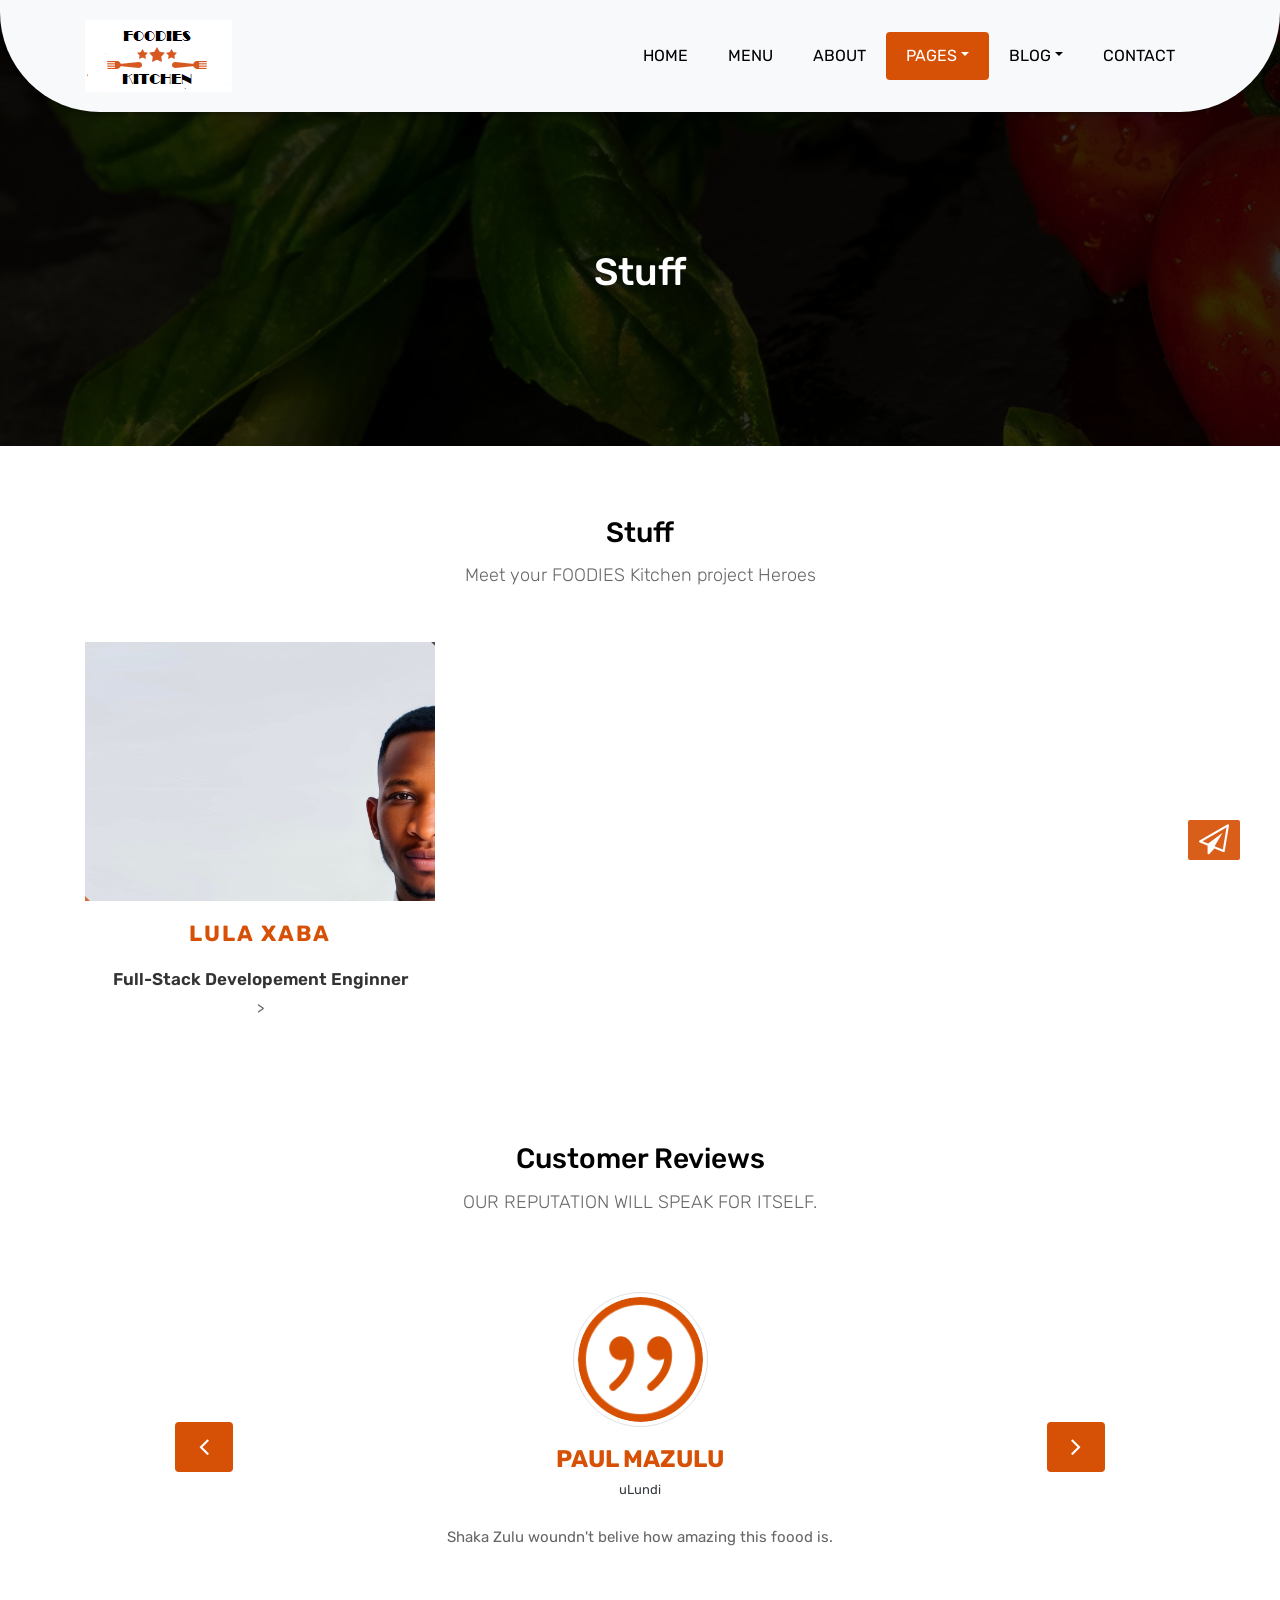
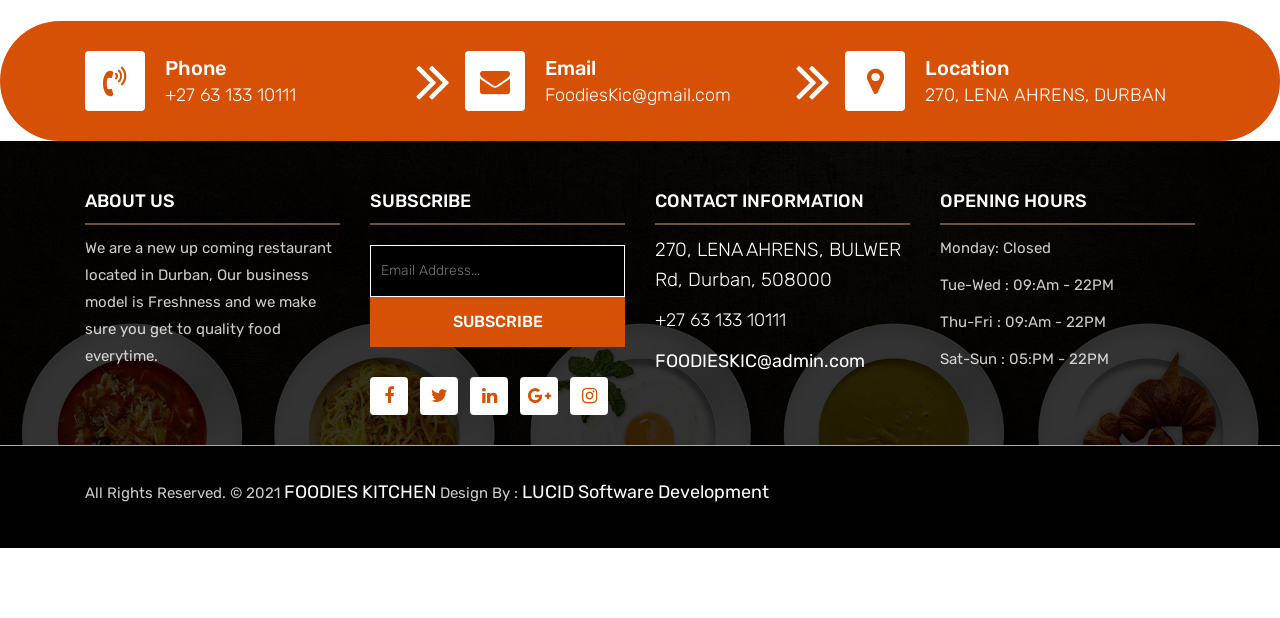
<file: MCB-PRO/stuff.html>
<!DOCTYPE html>
<html lang="en"><!-- Basic -->
<head>
	<meta charset="utf-8">
    <meta http-equiv="X-UA-Compatible" content="IE=edge">   
   
    <!-- Mobile Metas -->
    <meta name="viewport" content="width=device-width, initial-scale=1">
 
     <!-- Site Metas -->
    <title>FOODIES KITCHEN - Responsive HTML5 Template</title>  
    <meta name="keywords" content="">
    <meta name="description" content="">
    <meta name="author" content="">

    <!-- Site Icons -->
    <link rel="shortcut icon" href="images/favicon.ico" type="image/x-icon">
    <link rel="apple-touch-icon" href="images/apple-touch-icon.png">

    <!-- Bootstrap CSS -->
    <link rel="stylesheet" href="css/bootstrap.min.css">    
	<!-- Site CSS -->
    <link rel="stylesheet" href="css/style.css">    
    <!-- Responsive CSS -->
    <link rel="stylesheet" href="css/responsive.css">
    <!-- Custom CSS -->
    <link rel="stylesheet" href="css/custom.css">

    <!--[if lt IE 9]>
      <script src="https://oss.maxcdn.com/libs/html5shiv/3.7.0/html5shiv.js"></script>
      <script src="https://oss.maxcdn.com/libs/respond.js/1.4.2/respond.min.js"></script>
    <![endif]-->

</head>

<body>
	<!-- Start header -->
	<header class="top-navbar">
		<nav class="navbar navbar-expand-lg navbar-light bg-light">
			<div class="container">
				<a class="navbar-brand" href="index.html">
					<img src="images/logo.png" alt="" />
				</a>
				<button class="navbar-toggler" type="button" data-toggle="collapse" data-target="#navbars-rs-food" aria-controls="navbars-rs-food" aria-expanded="false" aria-label="Toggle navigation">
				  <span class="navbar-toggler-icon"></span>
				</button>
				<div class="collapse navbar-collapse" id="navbars-rs-food">
					<ul class="navbar-nav ml-auto">
						<li class="nav-item"><a class="nav-link" href="index.html">Home</a></li>
						<li class="nav-item"><a class="nav-link" href="menu.html">Menu</a></li>
						<li class="nav-item"><a class="nav-link" href="about.html">About</a></li>
						<li class="nav-item active dropdown">
							<a class="nav-link dropdown-toggle" href="#" id="dropdown-a" data-toggle="dropdown">Pages</a>
							<div class="dropdown-menu" aria-labelledby="dropdown-a">
								<a class="dropdown-item" href="reservation.html">Reservation</a>
								<a class="dropdown-item" href="stuff.html">Stuff</a>
								<a class="dropdown-item" href="gallery.html">Gallery</a>
							</div>
						</li>
						<li class="nav-item dropdown">
							<a class="nav-link dropdown-toggle" href="#" id="dropdown-a" data-toggle="dropdown">Blog</a>
							<div class="dropdown-menu" aria-labelledby="dropdown-a">
								<a class="dropdown-item" href="blog.html">blog</a>
								
							</div>
						</li>
						<li class="nav-item"><a class="nav-link" href="contact.html">Contact</a></li>
					</ul>
				</div>
			</div>
		</nav>
	</header>
	<!-- End header -->
	
	<!-- Start All Pages -->
	<div class="all-page-title page-breadcrumb">
		<div class="container text-center">
			<div class="row">
				<div class="col-lg-12">
					<h1>Stuff</h1>
				</div>
			</div>
		</div>
	</div>
	<!-- End All Pages -->
	
	<!-- Start Stuff -->
	<div class="stuff-box">
		<div class="container">
			<div class="row">
				<div class="col-lg-12">
					<div class="heading-title text-center">
						<h2>Stuff</h2>
						<p>Meet your FOODIES Kitchen project Heroes</p>
					</div>
				</div>
			</div>
			<div class="row">
				<div class="col-md-4 col-sm-6">
						<div class="our-team">
								<div class="pic">
										<img src="images/XABAA.jpeg">
										<ul class="social">  
											<li><a href="https://www.office.com/" class="fa fa-google-plus"></a></li>
											 <li><a href="#" class="fa fa-instagram"></a></li>
                        <li><a href="#" class="fa fa-linkedin"></a></li>
										</ul>
								</div>
								<div class="team-content">
										<h3 class="title">Lula XABA </h3>
										<span class="post">Full-Stack Developement Enginner</span>>
								</div>
						</div>
				</div>
		</div>
	</div>
	<!-- End Stuff -->
	
	<!-- Start Customer Reviews -->
	<div class="customer-reviews-box">
		<div class="container">
			<div class="row">
				<div class="col-lg-12">
					<div class="heading-title text-center">
						<h2>Customer Reviews</h2>
						<p>OUR REPUTATION WILL SPEAK FOR ITSELF.</p>
					</div>
				</div>
			</div>
			<div class="row">
				<div class="col-md-8 mr-auto ml-auto text-center">
					<div id="reviews" class="carousel slide" data-ride="carousel">
						<div class="carousel-inner mt-4">
							<div class="carousel-item text-center active">
								<div class="img-box p-1 border rounded-circle m-auto">
									<img class="d-block w-100 rounded-circle" src="images/quotations-button.png" alt="">
								</div>
								<h5 class="mt-4 mb-0"><strong class="text-warning text-uppercase">Paul MaZulu</strong></h5>
								<h6 class="text-dark m-0">uLundi</h6>
								<p class="m-0 pt-3">Shaka Zulu woundn't belive how amazing this foood is.</p>
							</div>
							<div class="carousel-item text-center">
								<div class="img-box p-1 border rounded-circle m-auto">
									<img class="d-block w-100 rounded-circle" src="images/quotations-button.png" alt="">
								</div>
								<h5 class="mt-4 mb-0"><strong class="text-warning text-uppercase">Unathi Knowless</strong></h5>
								<h6 class="text-dark m-0">Umtata</h6>
								<p class="m-0 pt-3">Hai no Guys akumnadi kanje, You see Heaven it's .</p>
							</div>
							<div class="carousel-item text-center">
								<div class="img-box p-1 border rounded-circle m-auto">
									<img class="d-block w-100 rounded-circle" src="images/quotations-button.png" alt="">
								</div>
								<h5 class="mt-4 mb-0"><strong class="text-warning text-uppercase">Chris Nkosi</strong></h5>
								<h6 class="text-dark m-0">Durban</h6>
								<p class="m-0 pt-3">Iyhoo guys best food i've ever had in my life, 5stars form me.</p>
							</div>
						</div>
						<a class="carousel-control-prev" href="#reviews" role="button" data-slide="prev">
							<i class="fa fa-angle-left" aria-hidden="true"></i>
							<span class="sr-only">Previous</span>
						</a>
						<a class="carousel-control-next" href="#reviews" role="button" data-slide="next">
							<i class="fa fa-angle-right" aria-hidden="true"></i>
							<span class="sr-only">Next</span>
						</a>
                    </div>
				</div>
			</div>
		</div>
	</div>
	<!-- End Customer Reviews -->
	
<div class="contact-imfo-box">
		<div class="container">
			<div class="row">
				<div class="col-md-4 arrow-right">
					<i class="fa fa-volume-control-phone"></i>
					<div class="overflow-hidden">
						<h4>Phone</h4>
						<p class="lead">
							+27 63 133 10111
						</p>
					</div>
				</div>
				<div class="col-md-4 arrow-right">
					<i class="fa fa-envelope"></i>
					<div class="overflow-hidden">
						<h4>Email</h4>
						<p class="lead">
							FoodiesKic@gmail.com
						</p>
					</div>
				</div>
				<div class="col-md-4">
					<i class="fa fa-map-marker"></i>
					<div class="overflow-hidden">
						<h4>Location</h4>
						<p class="lead">
							270, LENA AHRENS, DURBAN
						</p>
					</div>
				</div>
			</div>
		</div>
	</div>
	<!-- End Contact info -->
	
	<!-- Start Footer -->
<footer class="footer-area bg-f">
		<div class="container">
			<div class="row">
				<div class="col-lg-3 col-md-6">
					<h3>About Us</h3>
					<p>We are a new up coming restaurant located in Durban, Our business model is Freshness and we make sure you get to quality food everytime.</p>
				</div>
				<div class="col-lg-3 col-md-6">
					<h3>Subscribe</h3>
					<div class="subscribe_form">
						<form class="subscribe_form">
							<input name="EMAIL" id="subs-email" class="form_input" placeholder="Email Address..." type="email">
							<button type="submit" class="submit">SUBSCRIBE</button>
							<div class="clearfix"></div>
						</form>
					</div>
					<ul class="list-inline f-social">
						<li class="list-inline-item"><a href="https://www.facebook.com/food.com/"><i class="fa fa-facebook" aria-hidden="true"></i></a></li>
						<li class="list-inline-item"><a href="https://twitter.com/TwitterFood"><i class="fa fa-twitter" aria-hidden="true"></i></a></li>
						<li class="list-inline-item"><a href="https://www.linkedin.com/authwall?trk=ripf&trkInfo=AQEdsRiXiKO6-AAAAXm-PFbAKaJyDW2sVSUwwv5EFkETFv9MqAUQ262CFSVHNnlmk4lvTuU_UmtnqbSDqb-ZaEudfpDvWQDIUWwp9h7n81tB7GqJgtnr8DbTv3AZorGAN6UkW4M=&originalReferer=https://www.bing.com/&sessionRedirect=https%3A%2F%2Fwww.linkedin.com%2Fcompany%2Ffood"><i class="fa fa-linkedin" aria-hidden="true"></i></a></li>
						<li class="list-inline-item"><a href="https://www.google.com/search?q=restaurants+food&sxsrf=ALeKk01e3fJsTQVKT36X_yxwoymindrbxw:1622394434769&source=lnms&tbm=isch&sa=X&ved=2ahUKEwj74OCf8vHwAhXUuHEKHYEcDnYQ_AUoAXoECAIQAw"><i class="fa fa-google-plus" aria-hidden="true"></i></a></li>
						<li class="list-inline-item"><a href="https://www.instagram.com/love_food/?hl=en"><i class="fa fa-instagram" aria-hidden="true"></i></a></li>
					</ul>
				</div>
				<div class="col-lg-3 col-md-6">
					<h3>Contact information</h3>
					<p class="lead">270, LENA AHRENS, BULWER Rd, Durban, 508000</p>
					<p class="lead"><a href="#">+27 63 133 10111</a></p>
					<p><a href="#"> FOODIESKIC@admin.com</a></p>
				</div>
				<div class="col-lg-3 col-md-6">
					<h3>Opening hours</h3>
					<p><span class="text-color">Monday: </span>Closed</p>
					<p><span class="text-color">Tue-Wed :</span> 09:Am - 22PM</p>
					<p><span class="text-color">Thu-Fri :</span> 09:Am - 22PM</p>
					<p><span class="text-color">Sat-Sun :</span> 05:PM - 22PM</p>
				</div>
			</div>
		</div>
		
		<div class="copyright">
			<div class="container">
				<div class="row">
					<div class="col-lg-12">
						<p class="LUCID">All Rights Reserved. &copy; 2021 <a href="#">FOODIES KITCHEN</a> Design By : 
					<a href="https://html.design/">LUCID Software Development</a></p>
					</div>
				</div>
			</div>
		</div>
		
	</footer>
	<!-- End Footer -->
	
	<a href="#" id="back-to-top" title="Back to top" style="display: none;"><i class="fa fa-paper-plane-o" aria-hidden="true"></i></a>

	<!-- ALL JS FILES -->
	<script src="js/jquery-3.2.1.min.js"></script>
	<script src="js/popper.min.js"></script>
	<script src="js/bootstrap.min.js"></script>
    <!-- ALL PLUGINS -->
	<script src="js/jquery.superslides.min.js"></script>
	<script src="js/images-loded.min.js"></script>
	<script src="js/isotope.min.js"></script>
	<script src="js/baguetteBox.min.js"></script>
	<script src="js/form-validator.min.js"></script>
    <script src="js/contact-form-script.js"></script>
    <script src="js/custom.js"></script>
</body>
</html>
</file>
<file: LulaPortfolio-11/Apple iPlug/style.css>
/*
Theme Name: Ministore
Theme URI: 
Author: 
Author URI: 
Description: Ministore is specially designed product packaged for Ministore by Moksha.
Version: 
*/

/*--------------------------------------------------------------
This is main CSS file that contains custom style rules used in this template
--------------------------------------------------------------*/

/*------------------------------------*\
    Table of contents
\*------------------------------------*/

/*------------------------------------------------

CSS STRUCTURE:

    
/*--------------------------------------------------------------
/** 1. VARIABLES
--------------------------------------------------------------*/
:root {
  --accent-color:             #717171;
  --white-color:              #fff;
  --black-color:              #000;
  --gray-color:               #F3F3F3;
  --gray-color-300:           #D8D8D8;
  --gray-color-500:           #AEAEAE;
  --gray-color-800:           #3A3A3A;
  --light-gray-color:         #D7DDDF;
  --primary-color:            #72AEC8;
  --bs-primary-rgb:           114,174,200;
  --light-color:              #f8f9fa;
  --dark-color:               #212529;
  --light-blue-color:         #EDF1F3;
  --navbar-color-color:       #131814;
  --swiper-theme-color:       #4A4A4A;
  --swiper-pagination-color:  #4A4A4A;

}

/* on mobile devices below 600px
 */
@media screen and (max-width: 600px) {
    :root {
        --header-height : 100px;
        --header-height-min   : 80px;
    }
}

/* Fonts */
:root {
    --body-font           : "Lato", sans-serif;
    --heading-font        : "Jost", sans-serif;
}

/*----------------------------------------------*/
/* 1 GENERAL TYPOGRAPHY */
/*----------------------------------------------*/

/* 1.1 General Styles
/*----------------------------------------------*/
*, *::before, *::after {
  -webkit-box-sizing: border-box;
  -moz-box-sizing: border-box;
  box-sizing: border-box;
}
html {
  box-sizing: border-box;
}
body {
  font-family: var(--body-font);
  font-size: 14px;
  font-weight: 500;
  line-height: 1.6;
  margin: 0;
}
p {
  font-size: 1.2em;
  color: var(--gray-color-500);
}
ul.inner-list li {
   font-size: 1.2em;
}
a {
  color: var(--dark-color);
  text-decoration: none;
  transition: 0.3s color ease-out;
}
a.light {
  color: var(--light-color);
}
a:hover {
  text-decoration: none;
  color: var(--primary-color);
}

/*------------ Background Color -----------*/
.bg-gray {
    background: var(--gray-color);
}
.bg-dark {
    background: var(--dark-color);
}
.bg-light {
    background: var(--light-color);
}
.bg-light-blue {
    background: var(--light-blue-color);
}

/* - Section Padding
--------------------------------------------------------------*/
.padding-xsmall {
  padding-top: 0.5em;
  padding-bottom: 0.5em;
}
.padding-small {
  padding-top: 2em;
  padding-bottom: 2em;
}
.padding-medium {
  padding-top: 4em;
  padding-bottom: 4em;
}
.padding-large {
  padding-top: 7em;
  padding-bottom: 7em;
}
.padding-xlarge {
  padding-top: 9.5em;
  padding-bottom: 9.5em;
}

/* no padding */
.no-padding-top {
  padding-top: 0 !important;
}
.no-padding-right {
  padding-right: 0 !important;
}
.no-padding-bottom {
  padding-bottom: 0 !important;
}
.no-padding-left {
  padding-left: 0 !important;
}
.no-padding-tb {
  padding-top: 0 !important;
  padding-bottom: 0 !important;
}
.no-padding-lr {
  padding-left: 0 !important;
  padding-right: 0 !important;
}
.no-gutter {
  padding: 0 !important;
}

/* no padding and margin */
.no-padding {
  padding: 0 !important;
}
.no-margin {
  margin: 0 !important;
}

/* - Section margin
--------------------------------------------------------------*/
.margin-small {
  margin-top: 3em;
  margin-bottom: 3em;
}
.margin-medium {
  margin-top: 5em;
  margin-bottom: 5em;
}
.margin-large {
  margin-top: 7em;
  margin-bottom: 7em;
}
.margin-xlarge {
  margin-top: 9em;
  margin-bottom: 9em;
}

@media only screen and (max-width: 768px) {
  .margin-small,
  .margin-medium,
  .margin-large {
    margin-top: 1em;
    margin-bottom: 1em;
  }
}


/* - Section Title
--------------------------------------------------------------*/
h3.card-title,
h3.cart-title {
   font-size: 1.5em;
}

/* - Section width
--------------------------------------------------------------*/
.u-full-width {
    width: 100%;
    border: none;
}

/*--------------------------------------------------------------
/** 2.10 Buttons
--------------------------------------------------------------*/
/* - Button Sizes
------------------------------------------------------------- */
.btn.btn-small {
  padding: 0.8em 1.8em;
  font-size: 0.65em;
}
.btn.btn-medium {
  padding: 0.8em 2.8em;
  font-size: 1.1em;
  letter-spacing: 2px;
}
.btn.btn-large {
  padding: 2.4em 5.1em;
  font-size: 1.8em;
}

/* - Button Shapes
------------------------------------------------------------- */
.btn.btn-rounded,
.btn.btn-rounded::after {
  border-radius: 6px;
}
.btn.btn-pill,
.btn.btn-pill::after {
  border-radius: 2em;
}
/* button outline */
.btn.btn-outline-dark,
.btn.btn-outline-light,
.btn.btn-outline-accent {
  background: transparent;
  text-shadow: none;
  box-shadow: none;
}
.btn.btn-outline-dark:hover::after,
.btn.btn-outline-light:hover::after {
  background-color: transparent;
}
.btn.btn-outline-dark {
  border-color: rgba(0,0,0,1);
  color: var(--dark-color);
}
.btn.btn-outline-dark:hover {
  background: var(--dark-color);
  color: var(--light-color);
}
.btn.btn-outline-light {
  border-color: rgba(255,255,255,0.5);
  color: var(--light-color);
}
.btn.btn-outline-light:hover {
  background: var(--primary-color);
  color: var(--light-color);
  border-color: var(--primary-color);
}
.btn.btn-outline-accent {
  background: transparent;
  border-color: var(--accent-color);
  color: var(--dark-color);
}
.btn.btn-outline-accent:hover {
  border-color: var(--dark-color);
  color: var(--dark-color) !important;
}
.btn.btn-full {
  display: block;
  margin: .85em 0;
  width: 100%;
  letter-spacing: 0.12em;
}

/* no border radius */
.btn-rounded-none,
.btn-rounded-none::after {
  border-radius: 0;
}

/* - Buttons Color Scheme
------------------------------------------------------------- */
.btn.btn-normal {
  text-decoration: underline;
  border: none;
}
.btn.btn-normal:hover {
  text-decoration: none;
}
.btn.btn-accent {
  color: var(--light-color);
  background-color: var(--accent-color);
  border: none;
}
.btn.btn-accent:hover {
  color: var(--light-color) !important;
  background-color: var(--primary-color);
}
.btn.btn-black {
  background-color: var(--dark-color);
  color: var(--light-color);
  border: none;
}
.btn.btn-black:hover {
  background-color: var(--primary-color);
  color: var(--light-color);
}
.btn.btn-light {
  background-color: var(--light-color);
  color: var(--dark-color);
  border: none;
}
.btn.btn-light:hover {
  background-color: var(--primary-color);
  color: var(--light-color);
}
.btn.btn-primary {
  background: var(--primary-color);
  color: var(--light-color);
  border: none;
}
.btn.btn-primary:hover {
  background-color: var(--dark-color);
  color: var(--light-color);
}

/* - Buttons Aligns
------------------------------------------------------------- */
.btn-left {
  text-align: left;
  display: block;
}
.btn-center {
  text-align: center;
  display: block;
}
.btn-right {
  text-align: right;
  display: block;
}

/*----------------------------------------------*/
/* 2 SITE STRUCTURE */
/*----------------------------------------------*/

/* - Search Bar
------------------------------------------------------------- */
.search-box {
    background: var(--gray-color);
    position: relative;
}
.close-button {
    position: absolute;
    top: 20px;
    right: 120px;
    cursor: pointer;
    z-index: 9;
}
.search-box input.search-input {
    font-size: 1.3em;
    width: 70%;
    height: 30px;
    padding: 25px;
    border-radius: 80px;
    border-color: rgb(0 0 0 / 25%);
    background: transparent;
}
.search-box svg {
    width: 22px;
    height: 22px;
    color: var(--primary-color);
}
.search-box svg.search {
    margin-left: -50px;
}


/** Search Form
--------------------------------------------------------------*/
.search-form input[type="search"].search-field {
  border: none;
  background: #f1f1f1;
  width: 100%;
  border-radius: 50px;
  padding: 10px 40px;
}
.search-form input[type="search"].search-field::focus {
  border-color: #af9aaa;
}
.search-form button {
  position: absolute;
  top: 6px;
  right: 9px;
  background: transparent;
  border: none;
}

/** Search Popup
--------------------------------------------------------------*/
.search-popup {
  background-color: #fff;
  position: fixed;
  left: 0;
  top: 0;
  width: 100%;
  height: 100%;
  opacity: 0;
  visibility: hidden;
  z-index: 9999;
  -webkit-transition: opacity 0.3s 0s, visibility 0s 0.3s;
  -moz-transition: opacity 0.3s 0s, visibility 0s 0.3s;
  transition: opacity 0.3s 0s, visibility 0s 0.3s;
}
.search-popup.is-visible {
  opacity: 1;
  visibility: visible;
  cursor: -webkit-image-set(url("data:image/svg+xml;charset=utf8,%3Csvg xmlns='http://www.w3.org/2000/svg' width='20' height='20' viewBox='0 0 20 20'%3E%3Cpath fill='%23FFF' d='M20 1l-1-1-9 9-9-9-1 1 9 9-9 9 1 1 9-9 9 9 1-1-9-9'/%3E%3C/svg%3E") 1x, url("data:image/svg+xml;charset=utf8,%3Csvg xmlns='http://www.w3.org/2000/svg' width='20' height='20' viewBox='0 0 20 20'%3E%3Cpath fill='%23000' d='M20 1l-1-1-9 9-9-9-1 1 9 9-9 9 1 1 9-9 9 9 1-1-9-9'/%3E%3C/svg%3E") 2x), pointer;
  cursor: url("data:image/svg+xml;charset=utf8,%3Csvg xmlns='http://www.w3.org/2000/svg' width='20' height='20' viewBox='0 0 20 20'%3E%3Cpath fill='%23000' d='M20 1l-1-1-9 9-9-9-1 1 9 9-9 9 1 1 9-9 9 9 1-1-9-9'/%3E%3C/svg%3E"), pointer;
  -webkit-transition: opacity 0.3s 0s, visibility 0s 0s;
  -moz-transition: opacity 0.3s 0s, visibility 0s 0s;
  transition: opacity 0.3s 0s, visibility 0s 0s;
}
.search-popup-container {
  background-color: transparent;
  position: relative;
  top: 50%;
  margin: 0 auto;
  padding: 0;
  width: 90%;
  max-width: 800px;
  text-align: center;
  box-shadow: none;
  cursor: default;
  -webkit-transform: translateY(-40px);
  transform: translateY(-40px);
  -webkit-backface-visibility: hidden;
  -webkit-transition-property: -webkit-transform;
  transition-property: transform;
  -webkit-transition-duration: 0.3s;
  transition-duration: 0.3s;
}
.is-visible .search-popup-container {
  -webkit-transform: translateY(-50%);
  transform: translateY(-50%);
}
.search-popup-form {
  position: relative;
  margin: 0 0 3em 0;
}
.search-popup-form .form-control {
  padding: 0 0 .375em 0;
  font-size: 2em;
}
.search-popup-form #search-popup-submit {
  display: none;
}
.search-popup .search-popup-close {
  display: block;
  position: absolute;
  top: 2em;
  right: 2em;
  margin: -0.5em;
  padding: 0.5em;
  line-height: 0;
}
.search-popup .search-popup-close:hover {
  -webkit-transform: rotate(90deg);
  -ms-transform: rotate(90deg);
  transform: rotate(90deg);
}
.search-popup .search-popup-close i {
  display: block;
  position: relative;
  width: 1em;
  height: 1em;
  fill: rgba(0,0,0,0.5);
}
.search-popup .search-popup-close:hover i {
  fill: rgba(0,0,0,1);
}
.search-popup .cat-list-title {
  margin-top: 40px;
  margin-bottom: 10px;
  font-size: 0.6em;
  font-weight: normal;
  text-transform: uppercase;
  letter-spacing: 0.1em;
}
.search-popup .cat-list {
  margin: 0;
  list-style-type: none;
}
.search-popup .cat-list-item {
  display: inline-block;
  margin-bottom: 0;
  letter-spacing: 0.015em;
  font-size: 2em;
}
.search-popup .cat-list-item a {
  position: relative;
}
.search-popup .cat-list-item a::after {
  background: none repeat scroll 0 0 #fff;
  content: "";
  height: 1px;
  border-bottom: 1px solid #ff9697;
  left: 0;
  opacity: 0;
  position: absolute;
  top: 100%;
  width: 100%;
  -webkit-transition: height 0.3s,opacity 0.3s,-webkit-transform 0.3s;
  transition: height 0.3s,opacity 0.3s,transform 0.3s;
  -webkit-transform: translateY(-5px);
  transform: translateY(-5px);
}
.search-popup .cat-list-item a:hover::after {
  height: 1px;
  opacity: 1;
  -webkit-transform: translateY(2px);
  transform: translateY(2px);
}
.search-popup .cat-list-item::after {
  content: "/";
  padding: 0 5px;
  line-height: 1;
  color: rgba(0, 0, 0, 0.5);
  vertical-align: text-top;
}
.search-popup .cat-list-item:last-child::after {
  display: none;
}

@media only screen and (max-width: 991px) {
  .search-popup .cat-list-item,
  .search-popup-form .form-control {
    font-size: 1.425em;
  }
}
@media only screen and (max-width: 767px) {
.search-popup .search-popup-close {
    top: 1em;
    right: 1em;
  }
}
@media only screen and (max-width: 575px) {
  .search-popup .cat-list-item,
  .search-popup-form .form-control {
    font-size: 1.125em;
  }
  .search-popup .search-popup-close {
    top: 1em;
    right: 1em;
  }
}

.search-popup input[type="search"] {
  font-size: 24px;
  height: 60px;
  padding: 26px;
}
.search-popup .search-form button {
  top: 12px;
  right: 15px;
}
.search-popup .search-form button svg {
  height: 28px;
  width: 28px;
}


/* 1. Header
/*----------------------------------------------*/
.site-header {
    position: fixed;
    width: 100%;
    z-index: 10;
    transition: background 0.3s ease-out;
}
.navbar-toggler svg.navbar-icon {
    width: 50px;
    height: 50px;
}
.navbar-nav .nav-item a.nav-link {
    color: var(--accent-color);
}

 .nav-item{
  padding-left: 0px, 7p;
}
.navbar-nav .nav-item a.nav-link.active, 
.navbar-nav .nav-item a.nav-link:focus, 
.navbar-nav .nav-item a.nav-link:hover {
    color: var(--primary-color);
}

/*------------ Offcanvas -------------- */
#header-nav .navbar-toggler:focus {
    box-shadow: none;
}
#header-nav .offcanvas.show {
    z-index: 9999;
    background-color: var(--light-blue-color);
}
#header-nav .offcanvas-end {
    width: 500px;
}
.offcanvas.show .nav-item a.nav-link {
    font-size: 2em;
    padding-right: 1em;
}
.offcanvas.show .offcanvas-body .navbar-nav {
    align-items: unset!important;
    padding-left: 20px;
    padding-right: 100%;
}

/*------------ Top User Icons -----------*/
.site-header .user-items svg {
    width: 18px;
    height: 18px;
    ;
    cursor: pointer;
}

@media only screen and (max-width: 991px) {
  #navbar .user-items {
    display: none;
  }
}


/* 2. Billboard
/*----------------------------------------------*/
/*------------Swiper Arrow -----------*/
#billboard .swiper-arrow {
    position: absolute;
    top: 0;
    bottom: 0;
    z-index: 2;
    display: flex;
    align-items: center;
}
.swiper-icon.swiper-arrow svg {
    fill: var(--light-gray-color);
}
.swiper-icon.swiper-arrow:hover svg,
.swiper-icon.swiper-arrow:focus svg {
    fill: var(--primary-color);
}
#billboard .swiper-arrow.swiper-arrow-prev {
    left: 0;
}
#billboard .swiper-arrow.swiper-arrow-next {
    right: 0;
}

@media only screen and (max-width: 767px) {
  #billboard .banner-content {
      margin-top: 210px;
  }
  #billboard .image-holder {
      margin-top: -390px;
      opacity: 0.3;
  }
  #billboard .swiper-arrow {
      top: 400px;
  }
}

/* 3. Icon Box - Company Services
/*----------------------------------------------*/
.icon-box .icon-box-icon svg {
    width: 26px;
    height: 26px;
    fill: var(--primary-color);
}

@media only screen and (max-width: 991px) {
  #company-services .icon-box {
    flex-wrap: wrap;
  }
}

/* 4. Product
/*----------------------------------------------*/
.product-store .product-card .cart-concern {
    bottom: 75px;
    width: 100%;
    display: flex;
    justify-content: center;
    cursor: pointer;
    text-transform: uppercase;
    transition: all 0.3s ease-out;
    opacity: 0;
}
.product-store .product-card:hover .cart-concern {
    bottom: 90px;
    opacity: 1;
}
.product-card .cart-concern svg {
    width: 16px;
    height: 16px;
    fill: var(--light-color);
    margin-left: 9px;
}
.product-card .card-detail span {
    font-size: 1.5em;
}

@media only screen and (max-width: 575px) {
  .product-store .product-card .card-detail {
      padding: 10px;
  }
}

/*------------Swiper Pagination -----------*/
.product-store .swiper-pagination.swiper-pagination-clickable.swiper-pagination-bullets.swiper-pagination-horizontal {
    bottom: 35px;
}
.swiper-pagination span.swiper-pagination-bullet {
    width: 15px;
    height: 15px;
}

/* 5. Testimonial
/*----------------------------------------------*/
.review-item blockquote {
    font-size: 2.5em;
    font-weight: 300;
    line-height: 1.2;
}
.rating svg.star {
    width: 16px;
    height: 16px;
    fill: var(--primary-color);
}
#testimonials .swiper-arrow svg {
    width: 45px;
    height: 45px;
    fill: var(--light-gray-color);
}
.review-content .swiper-arrow {
    top: 0;
    bottom: 0;
    z-index: 2;
}
.review-content .swiper-arrow.swiper-arrow-next {
    right: 0;
}
.review-content .quotation svg.quote {
    color: var(--light-blue-color);
}

@media only screen and (max-width: 767px) {
  #testimonials blockquote {
      font-size: 2em;
  }
  .review-content .swiper-arrow {
      bottom: -420px;
  }
}

/* 6. Subscribe
/*----------------------------------------------*/
.subscribe-content p {
   color: var(--gray-color-500);
}

@media only screen and (max-width: 1199px) {
  .subscription-form input.form-control,
  .subscription-form button {
      width: 100%;
      margin-bottom: 10px;
  }
}

/* 7. Instagram
/*----------------------------------------------*/
#instagram figure.instagram-item {
    width: 20%;
}
figure.instagram-item img.insta-image {
    width: 100%;
    height: 100%;
    object-fit: cover;
}
.instagram-item .icon-overlay {
    top: 30px;
    left: 0;
    width: 100%;
    height: auto;
    color: var(--light-color);
    opacity: 0;
    transition: 0.9s ease-out;
}
.instagram-item:hover .icon-overlay {
    top: 0;
    opacity: 1;
}
.instagram-item .icon-overlay svg.instagram {
    height: 50px;
}

@media only screen and (max-width: 767px) {
  #instagram figure.instagram-item {
      width: 30%;
  }
}

@media only screen and (max-width: 501px) {
  #instagram figure.instagram-item {
      width: 100%;
  }
}

/* 8. Footer
/*----------------------------------------------*/
/*------------ Social Icon -----------*/
.social-links svg {
    width: 20px;
    height: 20px;
    color: var(--light-gray-color);
}
.social-links svg:hover {
    color: var(--primary-color);
}
.social-links li {
  padding-right: 30px;
}


/* 9. About Us Page
/*----------------------------------------------*/
/*------------ Video Icon -----------*/
.video-item a {
    top: 0;
    right: 0;
    bottom: 0;
    left: 0;
}
.video-item svg.video-player {
    width: 80px;
    height: 80px;
    padding: 19px;
    border-radius: 50%;
}

/* - Shop Page
--------------------------------------------------------------*/
/* ----------- Search Bar -----------*/
.shopify-grid select#input-sort {
    font-size: 1.2em;
    color: var(--dark-grey-color);
    border: none;
    padding: 0;
    text-align: center;
}

/* ----------- SideBar -----------*/
.sidebar input.search-field {
    width: 290px;
    height: 50px;
    box-shadow: 5px 5px 15px 5px #eee;
    border: 1px solid #eee;
    padding-left: 20px;
    outline-offset: 0;
}
.sidebar .search-icon {
    padding: 14px;
}
.sidebar svg.search {
    width: 20px;
    height: 20px;
}
.sidebar h5.widget-title {
    font-size: 1.4em;
    margin-bottom: 15px;
}
.sidebar .sidebar-list li {
    font-size: 1.2em;
}
.sidebar .sidebar-list li a {
    color: var(--dark-30);
}
.sidebar .sidebar-list li a:hover {
    color: var(--primary-color);
}

@media only screen and (max-width: 991px) {
  .widget-search-bar form {
      flex-wrap: wrap;
  }
}











.wishlist-item {
  display: flex;
  justify-content: space-between;
  align-items: center;
  padding: 10px;
  border-bottom: 1px solid var(--gray-color-300);
}

.wishlist-item .item-name {
  flex-grow: 1;
  margin-right: 10px;
}

.wishlist-item .add-to-cart,
.wishlist-item .delete-item {
  cursor: pointer;
  padding: 5px 10px;
  border-radius: 5px;
}

.wishlist-item .add-to-cart {
  background-color: var(--primary-color);
  color: var(--white-color);
}

.wishlist-item .delete-item {
  background-color: var(--gray-color-300);
  color: var(--black-color);
}






/* ----------- Pagination -----------*/
.paging-navigation .pagination .page-numbers {
    font-size: 1.4em;
    color: var(--gray-color-500);
}
.paging-navigation .pagination .page-numbers:hover {
    color: var(--primary-color);
}
.paging-navigation .pagination svg {
    width: 35px;
}


/* 10. Single Product Page
/*----------------------------------------------*/
/*------------ Product Info -----------*/
.product-info .rating svg.star-fill {
    fill: var(--dark-color);
}
.product-info .select-list li.select-item {
    font-size: 1.2em;
}
.product-quantity .input-group {
  width: 140px;
  gap: 2px;
}
.product-quantity #quantity {
  height: auto;
  width: 20px;
  border: none;
  margin: 0;
  padding: 0;
}
.product-quantity #quantity,
.product-quantity .btn-number {
  width: 40px;
  height: 40px;
  text-align: center;
  background: #FFFFFF;
  border: 1px solid #E2E2E2;
  border-radius: 6px;
  color: #222;
  padding: 0;
}
.single-product .cart-wrap h4.item-title {
    font-size: 1.5em;
}
.single-product .product-quantity .stock-number {
    font-size: 1.2em;
}
.meta-product h4.item-title {
    font-size: 1.2em;
}

/*------------ Product Info Tabs -----------*/
.product-info-tabs .tabs-listing button {
    font-size: 2em;
    color: var(--dark-color);
}
.product-info-tabs .nav-tabs .nav-link {
    border: none;
}
.product-info-tabs .nav-tabs .nav-item.show .nav-link, 
.product-info-tabs .nav-tabs .nav-link.active {
    color: var(--primary-color);
}


@media only screen and (max-width: 991px) {
  .product-info-tabs .tabs-listing button {
      font-size: 1.2em;
      padding-right: 20px!important;
  }
}


/* 10. Cart Page
-----------------------------------------------------*/
.shopify-cart .card-price .money {
    font-size: 1.5em;
}
.shopify-cart .total-price .money {
    font-size: 2.9em;
}
.total-price .cart-totals {
    font-size: 1.5em;
}
.shopify-cart .table th {
    width: 30%;
}


/* 11. Checkout Page
--------------------------------------------------------------*/
.list-group-item span {
    font-size: 1.2em;
}


/* 12. Blog Page
--------------------------------------------------------------*/
/*------------ Sidebar -----------*/
.sidebar-post-item h4.card-title {
    font-size: 1.2em;
}

/* 13. Sibgle Post Page
--------------------------------------------------------------*/
#single-post-navigation .post-navigation span.page-nav-title {
    font-size: 1.5em;
}
.post-navigation svg {
    width: 30px;
    height: 45px;
}
.post-navigation:hover svg,
.post-navigation:focus svg {
    fill: var(--primary-color);
}
</file>
<file: LulaPortfolio-11/MiniStore/style.css>
/*
Theme Name: Ministore
Theme URI: 
Author: 
Author URI: 
Description: Ministore is specially designed product packaged for Ministore by Moksha.
Version: 
*/

/*--------------------------------------------------------------
This is main CSS file that contains custom style rules used in this template
--------------------------------------------------------------*/

/*------------------------------------*\
    Table of contents
\*------------------------------------*/

/*------------------------------------------------

CSS STRUCTURE:

    
/*--------------------------------------------------------------
/** 1. VARIABLES
--------------------------------------------------------------*/
:root {
  --accent-color:             #717171;
  --white-color:              #fff;
  --black-color:              #000;
  --gray-color:               #F3F3F3;
  --gray-color-300:           #D8D8D8;
  --gray-color-500:           #AEAEAE;
  --gray-color-800:           #3A3A3A;
  --light-gray-color:         #D7DDDF;
  --primary-color:            #72AEC8;
  --bs-primary-rgb:           114,174,200;
  --light-color:              #f8f9fa;
  --dark-color:               #212529;
  --light-blue-color:         #EDF1F3;
  --navbar-color-color:       #131814;
  --swiper-theme-color:       #4A4A4A;
  --swiper-pagination-color:  #4A4A4A;

}

/* on mobile devices below 600px
 */
@media screen and (max-width: 600px) {
    :root {
        --header-height : 100px;
        --header-height-min   : 80px;
    }
}

/* Fonts */
:root {
    --body-font           : "Lato", sans-serif;
    --heading-font        : "Jost", sans-serif;
}

/*----------------------------------------------*/
/* 1 GENERAL TYPOGRAPHY */
/*----------------------------------------------*/

/* 1.1 General Styles
/*----------------------------------------------*/
*, *::before, *::after {
  -webkit-box-sizing: border-box;
  -moz-box-sizing: border-box;
  box-sizing: border-box;
}
html {
  box-sizing: border-box;
}
body {
  font-family: var(--body-font);
  font-size: 14px;
  font-weight: 500;
  line-height: 1.6;
  margin: 0;
}
p {
  font-size: 1.2em;
  color: var(--gray-color-500);
}
ul.inner-list li {
   font-size: 1.2em;
}
a {
  color: var(--dark-color);
  text-decoration: none;
  transition: 0.3s color ease-out;
}
a.light {
  color: var(--light-color);
}
a:hover {
  text-decoration: none;
  color: var(--primary-color);
}

/*------------ Background Color -----------*/
.bg-gray {
    background: var(--gray-color);
}
.bg-dark {
    background: var(--dark-color);
}
.bg-light {
    background: var(--light-color);
}
.bg-light-blue {
    background: var(--light-blue-color);
}

/* - Section Padding
--------------------------------------------------------------*/
.padding-xsmall {
  padding-top: 0.5em;
  padding-bottom: 0.5em;
}
.padding-small {
  padding-top: 2em;
  padding-bottom: 2em;
}
.padding-medium {
  padding-top: 4em;
  padding-bottom: 4em;
}
.padding-large {
  padding-top: 7em;
  padding-bottom: 7em;
}
.padding-xlarge {
  padding-top: 9.5em;
  padding-bottom: 9.5em;
}

/* no padding */
.no-padding-top {
  padding-top: 0 !important;
}
.no-padding-right {
  padding-right: 0 !important;
}
.no-padding-bottom {
  padding-bottom: 0 !important;
}
.no-padding-left {
  padding-left: 0 !important;
}
.no-padding-tb {
  padding-top: 0 !important;
  padding-bottom: 0 !important;
}
.no-padding-lr {
  padding-left: 0 !important;
  padding-right: 0 !important;
}
.no-gutter {
  padding: 0 !important;
}

/* no padding and margin */
.no-padding {
  padding: 0 !important;
}
.no-margin {
  margin: 0 !important;
}

/* - Section margin
--------------------------------------------------------------*/
.margin-small {
  margin-top: 3em;
  margin-bottom: 3em;
}
.margin-medium {
  margin-top: 5em;
  margin-bottom: 5em;
}
.margin-large {
  margin-top: 7em;
  margin-bottom: 7em;
}
.margin-xlarge {
  margin-top: 9em;
  margin-bottom: 9em;
}

@media only screen and (max-width: 768px) {
  .margin-small,
  .margin-medium,
  .margin-large {
    margin-top: 1em;
    margin-bottom: 1em;
  }
}


/* - Section Title
--------------------------------------------------------------*/
h3.card-title,
h3.cart-title {
   font-size: 1.5em;
}

/* - Section width
--------------------------------------------------------------*/
.u-full-width {
    width: 100%;
    border: none;
}

/*--------------------------------------------------------------
/** 2.10 Buttons
--------------------------------------------------------------*/
/* - Button Sizes
------------------------------------------------------------- */
.btn.btn-small {
  padding: 0.8em 1.8em;
  font-size: 0.65em;
}
.btn.btn-medium {
  padding: 0.8em 2.8em;
  font-size: 1.1em;
  letter-spacing: 2px;
}
.btn.btn-large {
  padding: 2.4em 5.1em;
  font-size: 1.8em;
}

/* - Button Shapes
------------------------------------------------------------- */
.btn.btn-rounded,
.btn.btn-rounded::after {
  border-radius: 6px;
}
.btn.btn-pill,
.btn.btn-pill::after {
  border-radius: 2em;
}
/* button outline */
.btn.btn-outline-dark,
.btn.btn-outline-light,
.btn.btn-outline-accent {
  background: transparent;
  text-shadow: none;
  box-shadow: none;
}
.btn.btn-outline-dark:hover::after,
.btn.btn-outline-light:hover::after {
  background-color: transparent;
}
.btn.btn-outline-dark {
  border-color: rgba(0,0,0,1);
  color: var(--dark-color);
}
.btn.btn-outline-dark:hover {
  background: var(--dark-color);
  color: var(--light-color);
}
.btn.btn-outline-light {
  border-color: rgba(255,255,255,0.5);
  color: var(--light-color);
}
.btn.btn-outline-light:hover {
  background: var(--primary-color);
  color: var(--light-color);
  border-color: var(--primary-color);
}
.btn.btn-outline-accent {
  background: transparent;
  border-color: var(--accent-color);
  color: var(--dark-color);
}
.btn.btn-outline-accent:hover {
  border-color: var(--dark-color);
  color: var(--dark-color) !important;
}
.btn.btn-full {
  display: block;
  margin: .85em 0;
  width: 100%;
  letter-spacing: 0.12em;
}

/* no border radius */
.btn-rounded-none,
.btn-rounded-none::after {
  border-radius: 0;
}

/* - Buttons Color Scheme
------------------------------------------------------------- */
.btn.btn-normal {
  text-decoration: underline;
  border: none;
}
.btn.btn-normal:hover {
  text-decoration: none;
}
.btn.btn-accent {
  color: var(--light-color);
  background-color: var(--accent-color);
  border: none;
}
.btn.btn-accent:hover {
  color: var(--light-color) !important;
  background-color: var(--primary-color);
}
.btn.btn-black {
  background-color: var(--dark-color);
  color: var(--light-color);
  border: none;
}
.btn.btn-black:hover {
  background-color: var(--primary-color);
  color: var(--light-color);
}
.btn.btn-light {
  background-color: var(--light-color);
  color: var(--dark-color);
  border: none;
}
.btn.btn-light:hover {
  background-color: var(--primary-color);
  color: var(--light-color);
}
.btn.btn-primary {
  background: var(--primary-color);
  color: var(--light-color);
  border: none;
}
.btn.btn-primary:hover {
  background-color: var(--dark-color);
  color: var(--light-color);
}

/* - Buttons Aligns
------------------------------------------------------------- */
.btn-left {
  text-align: left;
  display: block;
}
.btn-center {
  text-align: center;
  display: block;
}
.btn-right {
  text-align: right;
  display: block;
}

/*----------------------------------------------*/
/* 2 SITE STRUCTURE */
/*----------------------------------------------*/

/* - Search Bar
------------------------------------------------------------- */
.search-box {
    background: var(--gray-color);
    position: relative;
}
.close-button {
    position: absolute;
    top: 20px;
    right: 120px;
    cursor: pointer;
    z-index: 9;
}
.search-box input.search-input {
    font-size: 1.3em;
    width: 70%;
    height: 30px;
    padding: 25px;
    border-radius: 80px;
    border-color: rgb(0 0 0 / 25%);
    background: transparent;
}
.search-box svg {
    width: 22px;
    height: 22px;
    color: var(--primary-color);
}
.search-box svg.search {
    margin-left: -50px;
}


/** Search Form
--------------------------------------------------------------*/
.search-form input[type="search"].search-field {
  border: none;
  background: #f1f1f1;
  width: 100%;
  border-radius: 50px;
  padding: 10px 40px;
}
.search-form input[type="search"].search-field::focus {
  border-color: #af9aaa;
}
.search-form button {
  position: absolute;
  top: 6px;
  right: 9px;
  background: transparent;
  border: none;
}

/** Search Popup
--------------------------------------------------------------*/
.search-popup {
  background-color: #fff;
  position: fixed;
  left: 0;
  top: 0;
  width: 100%;
  height: 100%;
  opacity: 0;
  visibility: hidden;
  z-index: 9999;
  -webkit-transition: opacity 0.3s 0s, visibility 0s 0.3s;
  -moz-transition: opacity 0.3s 0s, visibility 0s 0.3s;
  transition: opacity 0.3s 0s, visibility 0s 0.3s;
}
.search-popup.is-visible {
  opacity: 1;
  visibility: visible;
  cursor: -webkit-image-set(url("data:image/svg+xml;charset=utf8,%3Csvg xmlns='http://www.w3.org/2000/svg' width='20' height='20' viewBox='0 0 20 20'%3E%3Cpath fill='%23FFF' d='M20 1l-1-1-9 9-9-9-1 1 9 9-9 9 1 1 9-9 9 9 1-1-9-9'/%3E%3C/svg%3E") 1x, url("data:image/svg+xml;charset=utf8,%3Csvg xmlns='http://www.w3.org/2000/svg' width='20' height='20' viewBox='0 0 20 20'%3E%3Cpath fill='%23000' d='M20 1l-1-1-9 9-9-9-1 1 9 9-9 9 1 1 9-9 9 9 1-1-9-9'/%3E%3C/svg%3E") 2x), pointer;
  cursor: url("data:image/svg+xml;charset=utf8,%3Csvg xmlns='http://www.w3.org/2000/svg' width='20' height='20' viewBox='0 0 20 20'%3E%3Cpath fill='%23000' d='M20 1l-1-1-9 9-9-9-1 1 9 9-9 9 1 1 9-9 9 9 1-1-9-9'/%3E%3C/svg%3E"), pointer;
  -webkit-transition: opacity 0.3s 0s, visibility 0s 0s;
  -moz-transition: opacity 0.3s 0s, visibility 0s 0s;
  transition: opacity 0.3s 0s, visibility 0s 0s;
}
.search-popup-container {
  background-color: transparent;
  position: relative;
  top: 50%;
  margin: 0 auto;
  padding: 0;
  width: 90%;
  max-width: 800px;
  text-align: center;
  box-shadow: none;
  cursor: default;
  -webkit-transform: translateY(-40px);
  transform: translateY(-40px);
  -webkit-backface-visibility: hidden;
  -webkit-transition-property: -webkit-transform;
  transition-property: transform;
  -webkit-transition-duration: 0.3s;
  transition-duration: 0.3s;
}
.is-visible .search-popup-container {
  -webkit-transform: translateY(-50%);
  transform: translateY(-50%);
}
.search-popup-form {
  position: relative;
  margin: 0 0 3em 0;
}
.search-popup-form .form-control {
  padding: 0 0 .375em 0;
  font-size: 2em;
}
.search-popup-form #search-popup-submit {
  display: none;
}
.search-popup .search-popup-close {
  display: block;
  position: absolute;
  top: 2em;
  right: 2em;
  margin: -0.5em;
  padding: 0.5em;
  line-height: 0;
}
.search-popup .search-popup-close:hover {
  -webkit-transform: rotate(90deg);
  -ms-transform: rotate(90deg);
  transform: rotate(90deg);
}
.search-popup .search-popup-close i {
  display: block;
  position: relative;
  width: 1em;
  height: 1em;
  fill: rgba(0,0,0,0.5);
}
.search-popup .search-popup-close:hover i {
  fill: rgba(0,0,0,1);
}
.search-popup .cat-list-title {
  margin-top: 40px;
  margin-bottom: 10px;
  font-size: 0.6em;
  font-weight: normal;
  text-transform: uppercase;
  letter-spacing: 0.1em;
}
.search-popup .cat-list {
  margin: 0;
  list-style-type: none;
}
.search-popup .cat-list-item {
  display: inline-block;
  margin-bottom: 0;
  letter-spacing: 0.015em;
  font-size: 2em;
}
.search-popup .cat-list-item a {
  position: relative;
}
.search-popup .cat-list-item a::after {
  background: none repeat scroll 0 0 #fff;
  content: "";
  height: 1px;
  border-bottom: 1px solid #ff9697;
  left: 0;
  opacity: 0;
  position: absolute;
  top: 100%;
  width: 100%;
  -webkit-transition: height 0.3s,opacity 0.3s,-webkit-transform 0.3s;
  transition: height 0.3s,opacity 0.3s,transform 0.3s;
  -webkit-transform: translateY(-5px);
  transform: translateY(-5px);
}
.search-popup .cat-list-item a:hover::after {
  height: 1px;
  opacity: 1;
  -webkit-transform: translateY(2px);
  transform: translateY(2px);
}
.search-popup .cat-list-item::after {
  content: "/";
  padding: 0 5px;
  line-height: 1;
  color: rgba(0, 0, 0, 0.5);
  vertical-align: text-top;
}
.search-popup .cat-list-item:last-child::after {
  display: none;
}

@media only screen and (max-width: 991px) {
  .search-popup .cat-list-item,
  .search-popup-form .form-control {
    font-size: 1.425em;
  }
}
@media only screen and (max-width: 767px) {
.search-popup .search-popup-close {
    top: 1em;
    right: 1em;
  }
}
@media only screen and (max-width: 575px) {
  .search-popup .cat-list-item,
  .search-popup-form .form-control {
    font-size: 1.125em;
  }
  .search-popup .search-popup-close {
    top: 1em;
    right: 1em;
  }
}

.search-popup input[type="search"] {
  font-size: 24px;
  height: 60px;
  padding: 26px;
}
.search-popup .search-form button {
  top: 12px;
  right: 15px;
}
.search-popup .search-form button svg {
  height: 28px;
  width: 28px;
}


/* 1. Header
/*----------------------------------------------*/
.site-header {
    position: fixed;
    width: 100%;
    z-index: 10;
    transition: background 0.3s ease-out;
}
.navbar-toggler svg.navbar-icon {
    width: 50px;
    height: 50px;
}
.navbar-nav .nav-item a.nav-link {
    color: var(--accent-color);
}
.navbar-nav .nav-item a.nav-link.active, 
.navbar-nav .nav-item a.nav-link:focus, 
.navbar-nav .nav-item a.nav-link:hover {
    color: var(--primary-color);
}

/*------------ Offcanvas -------------- */
#header-nav .navbar-toggler:focus {
    box-shadow: none;
}
#header-nav .offcanvas.show {
    z-index: 9999;
    background-color: var(--light-blue-color);
}
#header-nav .offcanvas-end {
    width: 500px;
}
.offcanvas.show .nav-item a.nav-link {
    font-size: 2em;
}
.offcanvas.show .offcanvas-body .navbar-nav {
    align-items: unset!important;
    padding-left: 20px;
}

/*------------ Top User Icons -----------*/
.site-header .user-items svg {
    width: 18px;
    height: 18px;
    cursor: pointer;
}

@media only screen and (max-width: 991px) {
  #navbar .user-items {
    display: none;
  }
}


/* 2. Billboard
/*----------------------------------------------*/
/*------------Swiper Arrow -----------*/
#billboard .swiper-arrow {
    position: absolute;
    top: 0;
    bottom: 0;
    z-index: 2;
    display: flex;
    align-items: center;
}
.swiper-icon.swiper-arrow svg {
    fill: var(--light-gray-color);
}
.swiper-icon.swiper-arrow:hover svg,
.swiper-icon.swiper-arrow:focus svg {
    fill: var(--primary-color);
}
#billboard .swiper-arrow.swiper-arrow-prev {
    left: 0;
}
#billboard .swiper-arrow.swiper-arrow-next {
    right: 0;
}

@media only screen and (max-width: 767px) {
  #billboard .banner-content {
      margin-top: 210px;
  }
  #billboard .image-holder {
      margin-top: -390px;
      opacity: 0.3;
  }
  #billboard .swiper-arrow {
      top: 400px;
  }
}

/* 3. Icon Box - Company Services
/*----------------------------------------------*/
.icon-box .icon-box-icon svg {
    width: 26px;
    height: 26px;
    fill: var(--primary-color);
}

@media only screen and (max-width: 991px) {
  #company-services .icon-box {
    flex-wrap: wrap;
  }
}

/* 4. Product
/*----------------------------------------------*/
.product-store .product-card .cart-concern {
    bottom: 75px;
    width: 100%;
    display: flex;
    justify-content: center;
    cursor: pointer;
    text-transform: uppercase;
    transition: all 0.3s ease-out;
    opacity: 0;
}
.product-store .product-card:hover .cart-concern {
    bottom: 90px;
    opacity: 1;
}
.product-card .cart-concern svg {
    width: 16px;
    height: 16px;
    fill: var(--light-color);
    margin-left: 9px;
}
.product-card .card-detail span {
    font-size: 1.5em;
}

@media only screen and (max-width: 575px) {
  .product-store .product-card .card-detail {
      padding: 10px;
  }
}

/*------------Swiper Pagination -----------*/
.product-store .swiper-pagination.swiper-pagination-clickable.swiper-pagination-bullets.swiper-pagination-horizontal {
    bottom: 35px;
}
.swiper-pagination span.swiper-pagination-bullet {
    width: 15px;
    height: 15px;
}

/* 5. Testimonial
/*----------------------------------------------*/
.review-item blockquote {
    font-size: 2.5em;
    font-weight: 300;
    line-height: 1.2;
}
.rating svg.star {
    width: 16px;
    height: 16px;
    fill: var(--primary-color);
}
#testimonials .swiper-arrow svg {
    width: 45px;
    height: 45px;
    fill: var(--light-gray-color);
}
.review-content .swiper-arrow {
    top: 0;
    bottom: 0;
    z-index: 2;
}
.review-content .swiper-arrow.swiper-arrow-next {
    right: 0;
}
.review-content .quotation svg.quote {
    color: var(--light-blue-color);
}

@media only screen and (max-width: 767px) {
  #testimonials blockquote {
      font-size: 2em;
  }
  .review-content .swiper-arrow {
      bottom: -420px;
  }
}

/* 6. Subscribe
/*----------------------------------------------*/
.subscribe-content p {
   color: var(--gray-color-500);
}

@media only screen and (max-width: 1199px) {
  .subscription-form input.form-control,
  .subscription-form button {
      width: 100%;
      margin-bottom: 10px;
  }
}

/* 7. Instagram
/*----------------------------------------------*/
#instagram figure.instagram-item {
    width: 20%;
}
figure.instagram-item img.insta-image {
    width: 100%;
    height: 100%;
    object-fit: cover;
}
.instagram-item .icon-overlay {
    top: 30px;
    left: 0;
    width: 100%;
    height: auto;
    color: var(--light-color);
    opacity: 0;
    transition: 0.9s ease-out;
}
.instagram-item:hover .icon-overlay {
    top: 0;
    opacity: 1;
}
.instagram-item .icon-overlay svg.instagram {
    height: 50px;
}

@media only screen and (max-width: 767px) {
  #instagram figure.instagram-item {
      width: 30%;
  }
}

@media only screen and (max-width: 501px) {
  #instagram figure.instagram-item {
      width: 100%;
  }
}

/* 8. Footer
/*----------------------------------------------*/
/*------------ Social Icon -----------*/
.social-links svg {
    width: 20px;
    height: 20px;
    color: var(--light-gray-color);
}
.social-links svg:hover {
    color: var(--primary-color);
}
.social-links li {
  padding-right: 30px;
}


/* 9. About Us Page
/*----------------------------------------------*/
/*------------ Video Icon -----------*/
.video-item a {
    top: 0;
    right: 0;
    bottom: 0;
    left: 0;
}
.video-item svg.video-player {
    width: 80px;
    height: 80px;
    padding: 19px;
    border-radius: 50%;
}

/* - Shop Page
--------------------------------------------------------------*/
/* ----------- Search Bar -----------*/
.shopify-grid select#input-sort {
    font-size: 1.2em;
    color: var(--dark-grey-color);
    border: none;
    padding: 0;
    text-align: center;
}

/* ----------- SideBar -----------*/
.sidebar input.search-field {
    width: 290px;
    height: 50px;
    box-shadow: 5px 5px 15px 5px #eee;
    border: 1px solid #eee;
    padding-left: 20px;
    outline-offset: 0;
}
.sidebar .search-icon {
    padding: 14px;
}
.sidebar svg.search {
    width: 20px;
    height: 20px;
}
.sidebar h5.widget-title {
    font-size: 1.4em;
    margin-bottom: 15px;
}
.sidebar .sidebar-list li {
    font-size: 1.2em;
}
.sidebar .sidebar-list li a {
    color: var(--dark-30);
}
.sidebar .sidebar-list li a:hover {
    color: var(--primary-color);
}

@media only screen and (max-width: 991px) {
  .widget-search-bar form {
      flex-wrap: wrap;
  }
}

/* ----------- Pagination -----------*/
.paging-navigation .pagination .page-numbers {
    font-size: 1.4em;
    color: var(--gray-color-500);
}
.paging-navigation .pagination .page-numbers:hover {
    color: var(--primary-color);
}
.paging-navigation .pagination svg {
    width: 35px;
}


/* 10. Single Product Page
/*----------------------------------------------*/
/*------------ Product Info -----------*/
.product-info .rating svg.star-fill {
    fill: var(--dark-color);
}
.product-info .select-list li.select-item {
    font-size: 1.2em;
}
.product-quantity .input-group {
  width: 140px;
  gap: 2px;
}
.product-quantity #quantity {
  height: auto;
  width: 20px;
  border: none;
  margin: 0;
  padding: 0;
}
.product-quantity #quantity,
.product-quantity .btn-number {
  width: 40px;
  height: 40px;
  text-align: center;
  background: #FFFFFF;
  border: 1px solid #E2E2E2;
  border-radius: 6px;
  color: #222;
  padding: 0;
}
.single-product .cart-wrap h4.item-title {
    font-size: 1.5em;
}
.single-product .product-quantity .stock-number {
    font-size: 1.2em;
}
.meta-product h4.item-title {
    font-size: 1.2em;
}

/*------------ Product Info Tabs -----------*/
.product-info-tabs .tabs-listing button {
    font-size: 2em;
    color: var(--dark-color);
}
.product-info-tabs .nav-tabs .nav-link {
    border: none;
}
.product-info-tabs .nav-tabs .nav-item.show .nav-link, 
.product-info-tabs .nav-tabs .nav-link.active {
    color: var(--primary-color);
}


@media only screen and (max-width: 991px) {
  .product-info-tabs .tabs-listing button {
      font-size: 1.2em;
      padding-right: 20px!important;
  }
}


/* 10. Cart Page
-----------------------------------------------------*/
.shopify-cart .card-price .money {
    font-size: 1.5em;
}
.shopify-cart .total-price .money {
    font-size: 2.9em;
}
.total-price .cart-totals {
    font-size: 1.5em;
}
.shopify-cart .table th {
    width: 30%;
}


/* 11. Checkout Page
--------------------------------------------------------------*/
.list-group-item span {
    font-size: 1.2em;
}


/* 12. Blog Page
--------------------------------------------------------------*/
/*------------ Sidebar -----------*/
.sidebar-post-item h4.card-title {
    font-size: 1.2em;
}

/* 13. Sibgle Post Page
--------------------------------------------------------------*/
#single-post-navigation .post-navigation span.page-nav-title {
    font-size: 1.5em;
}
.post-navigation svg {
    width: 30px;
    height: 45px;
}
.post-navigation:hover svg,
.post-navigation:focus svg {
    fill: var(--primary-color);
}
</file>
<file: MCB-PRO/css/style.css>
/*------------------------------------------------------------------
    IMPORT FONTS
-------------------------------------------------------------------*/

@import url('https://fonts.googleapis.com/css?family=Rubik:300,400,500,700,900');

/*------------------------------------------------------------------
    IMPORT FILES
-------------------------------------------------------------------*/

@import url(animate.css);
@import url(font-awesome.min.css);
@import url(superslides.css);
@import url(baguetteBox.min.css);

/*------------------------------------------------------------------
    SKELETON
-------------------------------------------------------------------*/

body {
    color: #666666;
    font-size: 15px;
    font-family: 'Rubik', sans-serif;
    line-height: 1.80857;
}


a {
    color: #1f1f1f;
    text-decoration: none !important;
    outline: none !important;
    -webkit-transition: all .3s ease-in-out;
    -moz-transition: all .3s ease-in-out;
    -ms-transition: all .3s ease-in-out;
    -o-transition: all .3s ease-in-out;
    transition: all .3s ease-in-out;
}

h1,
h2,
h3,
h4,
h5,
h6 {
    letter-spacing: 0;
    font-weight: normal;
    position: relative;
    padding: 0 0 10px 0;
    font-weight: normal;
    line-height: 120% !important;
    color: #1f1f1f;
    margin: 0
}

h1 {
    font-size: 24px
}

h2 {
    font-size: 22px
}

h3 {
    font-size: 18px
}

h4 {
    font-size: 16px
}

h5 {
    font-size: 14px
}

h6 {
    font-size: 13px
}

h1 a,
h2 a,
h3 a,
h4 a,
h5 a,
h6 a {
    color: #212121;
    text-decoration: none!important;
    opacity: 1
}

h1 a:hover,
h2 a:hover,
h3 a:hover,
h4 a:hover,
h5 a:hover,
h6 a:hover {
    opacity: .8
}

a {
    color: #1f1f1f;
    text-decoration: none;
    outline: none;
}

a,
.btn {
    text-decoration: none !important;
    outline: none !important;
    -webkit-transition: all .3s ease-in-out;
    -moz-transition: all .3s ease-in-out;
    -ms-transition: all .3s ease-in-out;
    -o-transition: all .3s ease-in-out;
    transition: all .3s ease-in-out;
}

.btn-custom {
    margin-top: 20px;
    background-color: transparent !important;
    border: 2px solid #ddd;
    padding: 12px 40px;
    font-size: 16px;
}

.lead {
    font-size: 18px;
    line-height: 30px;
    color: #767676;
    margin: 0;
    padding: 0;
}

blockquote {
    margin: 20px 0 20px;
    padding: 30px;
}

ul, li, ol{
	list-style: none;
	margin: 0px;
	padding: 0px;
}
button:focus{
	outline: none;
}

.form-control::-moz-placeholder {
    color: #2a2a2a;
    opacity: 1;
}

/*------------------------------------------------------------------
    LOADER 
-------------------------------------------------------------------*/


/*------------------------------------------------------------------
    HEADER
-------------------------------------------------------------------*/
.top-navbar{
	position: relative;
	z-index: 10;
}

.top-navbar .navbar{
	padding: 15px 0px;
	position: fixed;
	width: 100%;
	border-radius: 0px 0px 100px 100px;
	transition: height .3s ease-out, background .3s ease-out, box-shadow .3s ease-out;
	-webkit-transform: translate3d(0, 0, 0);
	transform: translate3d(0, 0, 0);
	-webkit-box-shadow: 0 8px 6px -6px rgba(0, 0, 0, 0.4);
	box-shadow: 0 8px 6px -6px rgba(0, 0, 0, 0.4);
	z-index: 100;
}

.top-navbar .navbar-light .navbar-nav .nav-link{
	color: #010101;
	font-size: 16px;
	padding: 10px 20px;
	border-radius: 4px;
	text-transform: uppercase;
}

.top-navbar .navbar-light .navbar-nav .nav-item .nav-link:hover{
	background: #d65106;
	color: #ffffff;
}
.top-navbar .navbar-light .navbar-nav .nav-item.active .nav-link{
	background: #d65106;
	color: #ffffff;
	border-radius: 4px;
}

.navbar-expand-lg .navbar-nav .dropdown-menu{
	border: none;
	border-radius: 0px;
	padding: 10px;
	box-shadow: 2px 5px 6px rgba(0,0,0,0.5);
}
.navbar-expand-lg .navbar-nav .dropdown-menu a{
	padding: 10px 10px;
	text-transform: uppercase;
}

.navbar-expand-lg .navbar-nav .dropdown-menu a.dropdown-item:hover{
	background: #d65106;
	color: #ffffff;
}
.navbar-light .navbar-toggler:hover{
	background: #d65106;
}

/*------------------------------------------------------------------
    Slider
-------------------------------------------------------------------*/

.cover-slides{
	height: 100vh;
}
.slides-navigation a {
	background: #d65106;
    position: absolute;
    height: 50px;
    width: 50px;
    top: 50%;
    font-size: 20px;
    display: block;
    color: #fff;
	border-radius: 4px;
	line-height: 63px;
	text-align: center;
    transition: all .3s ease-in-out;
}
.slides-navigation a i{
	font-size: 40px;
}
.slides-navigation a:hover {
	background: #010101;
}
.cover-slides .container{
	height: 100%;
	position: relative;
	z-index: 2;
}
.cover-slides .container > .row {
	-webkit-box-align: center;
	-ms-flex-align: center;
	align-items: center;
}
.cover-slides .container > .row {
    height: 100%;
}

.btn{
	text-transform: uppercase;
	padding: 19px 36px;
}
.btn{
	display: inline-block;
	font-weight: 600;
	text-align: center;
	white-space: nowrap;
	vertical-align: middle;
	-webkit-user-select: none;
	-moz-user-select: none;
	-ms-user-select: none;
	user-select: none;
	border: 2px solid transparent;
	padding: 12px 30px;
	font-size: 16px;
	line-height: 1.5;
	border-radius: .1875rem;
	transition: color .15s ease-in-out, background-color .15s ease-in-out, border-color .15s ease-in-out, box-shadow .15s ease-in-out;
}
.btn-outline-new-white {
    color: #fff;
    background-color: #d65106;
    background-image: none;
    border-color: #d65106;
}
.btn-outline-new-white:hover {
    color: #ffffff;
    background-color: #333333;
    border-color: #333333;
}

.overlay-background {
    background: #333;
    position: absolute;
    height: 100%;
    width: 100%;
    left: 0;
    top: 0;
	opacity: 0.5;
}

.cover-slides h1{
	font-family: 'Rubik', sans-serif;
	font-weight: 500;
	font-size: 64px;
	color: #fff;
}
.cover-slides p{
	font-size: 18px;
	color: #fff;
}
.slides-pagination a{
	border: 2px solid #ffffff;
}
.slides-pagination a.current{
	background: #d65106;
	border: 2px solid #d65106;
}

/*------------------------------------------------------------------
    About
-------------------------------------------------------------------*/

.about-section-box{
	padding: 70px 0px;
	background: #ffffff url(../images/about-bg.jpg) no-repeat bottom center;
	background-size: cover;
}
.about-section-box .img-fluid{
	box-shadow: 20px 20px 0px #d65106;
}
.inner-column{
	text-align: left;
}
.inner-column h1{
	font-family: 'Rubik', sans-serif;
	font-size: 30px;
	color: #010101;
	font-weight: 500;
}
.inner-column h1 span{
	color: #d65106;
}
.inner-column h4{
	font-size: 16px;
	font-weight: 500;
}
.inner-column p{
	font-size: 18px;
	color: #222222;
}
.inner-column .btn-outline-new-white{
	color: #fff;
}
.inner-column .btn-outline-new-white:hover{
	color: #ffffff;
}

/*------------------------------------------------------------------
    QT
-------------------------------------------------------------------*/


.qt-background{
	background: url(../images/qt-bg.jpg) no-repeat;
	background-size: cover;
	padding: 100px 0;
	background-attachment: fixed;
	background-position: center center;
	position: relative;
}
.qt-background p {
    font-size: 35px;
    font-weight: 300;
    line-height: 44px;
    color: #fff;
	font-family: 'Rubik', sans-serif;
	margin-bottom: 20px;
}

.qt-background span {
    color: #fff;
    font-size: 28px;  
	font-weight: 600;	
}

/*------------------------------------------------------------------
    Menu
-------------------------------------------------------------------*/

.menu-box{
	padding: 70px 0px;
}

.heading-title{
	margin-bottom: 50px;
}
.heading-title h2{
	color: #010101;
	font-size: 28px;
	font-family: 'Rubik', sans-serif;
	font-weight: 500;
}
.heading-title p{
	font-size: 18px;
	font-weight: 200;
	margin: 0px;
}

.inner-menu-box{}
.inner-menu-box .nav-pills .nav-link.active{
	background: #d65106;
}
.inner-menu-box .nav-pills .nav-link{
	font-size: 18px;
}
.inner-menu-box .nav-pills .nav-link:hover{
	background: #d65106;
	color: #ffffff;
}

.gallery-single{
	margin-bottom: 30px;
}

.gallery-single {
    position: relative;
    overflow: hidden;
    -webkit-box-shadow: 0 0 10px #ccc;
    box-shadow: 0 0 10px #ccc;
}

.why-text {
    position: absolute;
    left: 0;
    bottom: -100%;
    right: 0;
    height: 100%;
    background: rgba(207, 166, 113, 0.9);
    padding: 12px 12px;
    -webkit-transition: all .3s ease;
    transition: all .3s ease;
}
.why-text h4{
	color: #ffffff;
	font-size: 16px;
	font-weight: 500;
	font-family: 'Rubik', sans-serif;
}
.why-text p{
	color: #ffffff;
	font-size: 13px;
	border-bottom: 1px dashed #010101;
	margin: 0px;
	padding-bottom: 15px;
	margin-top: 0px;
	margin-bottom: 15px;
}
.why-text h5{
	font-size: 18px;
	font-weight: 600;
	color: #ffffff;
}

.gallery-single:hover .why-text{
	bottom: 0px;
}


/*------------------------------------------------------------------
    Gallery
-------------------------------------------------------------------*/

.gallery-box{
	padding: 70px 0px;
}
.tz-gallery{
	margin-top: 30px;
}
.tz-gallery .lightbox img {
    width: 100%;
    transition: 0.2s ease-in-out;
    box-shadow: 0 2px 3px rgba(0,0,0,0.2);
}
.tz-gallery .lightbox img:hover {
    transform: scale(1.05);
    box-shadow: 0 8px 15px rgba(0,0,0,0.3);
}
.tz-gallery .lightbox{
	border: 3px solid #d65106;
	display: inline-block;
	margin-bottom: 30px;
}


/*------------------------------------------------------------------
    Customer Reviews
-------------------------------------------------------------------*/

.customer-reviews-box{
	padding: 70px 0px;
}

.carousel-inner .carousel-item .img-box{
	width: 135px;
	height: 135px;
}
.carousel-control-prev{
	left: -100px;
}
.carousel-control-next{
	right: -100px;
}
.carousel-indicators{
	top: 320px;
}

.text-warning{
	color: #d65106 !important;
	font-size: 24px;
}

@media (min-width: 320px) and (max-width: 640px) {
	.carousel-inner .carousel-item p{
		font-size: 14px;
	}
	.carousel-control-prev{
		left: -5px;
	}
	.carousel-control-next{
		right: -5px;
	}
 	.carousel-indicators{
		top: 400px;
	}
}

#reviews .carousel-control-prev{
	background: #d65106;
	color: #ffffff;
	display: block;
	position: absolute;
	width: 8%;
	height: 50px;
	top: 50%;
	border-radius: 4px;
	font-size: 28px;
	opacity: 1;
}
#reviews .carousel-control-prev:hover{
	background: #010101;
	color: #ffffff;
}

#reviews .carousel-control-next{
	background: #d65106;
	color: #ffffff;
	display: block;
	position: absolute;
	width: 8%;
	height: 50px;
	top: 50%;
	border-radius: 4px;
	font-size: 28px;
	opacity: 1;
}
#reviews .carousel-control-next:hover{
	background: #010101;
	color: #ffffff;
}


/*------------------------------------------------------------------
    Contact info
-------------------------------------------------------------------*/

.contact-imfo-box{
	background: #d65106;
	padding: 30px 0;
	border-radius: 100px;
}

.overflow-hidden {
    overflow: hidden;
}

.contact-imfo-box i{
	display: block;
	float: left;
	width: 60px;
	height: 60px;
	line-height: 60px;
	text-align: center;
	background: #fff;
	color: #d65106;
	font-size: 30px;
	-webkit-border-radius: 4px;
	-moz-border-radius: 4px;
	-ms-border-radius: 4px;
	border-radius: 4px;
	margin-right: 20px;
}
.contact-imfo-box h4 {
    margin: 0px;
    margin-top: 5px;
	color: #ffffff;
	font-size: 20px;
	padding: 0px;
	font-weight: 500;
	line-height: 24px;
}
.contact-imfo-box p {
    margin: 0px;
	color: #ffffff;
	font-weight: 300;
}

/*------------------------------------------------------------------
    Footer
-------------------------------------------------------------------*/

.footer-area{
	padding-top: 50px;
	padding-bottom: 0px;
}
.bg-f{
	background-image: url("../images/footer-bg.jpg");
	background-attachment: scroll;
	background-clip: initial;
	background-color: rgba(0, 0, 0, 0);
	background-origin: initial;
	background-position: center center;
	background-repeat: no-repeat;
	background-size: cover;
	position: relative;
}
.bg-f::before {
    background: #010101;
    content: "";
    height: 100%;
    left: 0;
    position: absolute;
    top: 0;
    width: 100%;
    z-index: 1;
	opacity: 0.8;
}

.footer-area .container{
	position: relative;
	z-index: 1;
}
.footer-area h3{
	color: #ffffff;
	text-transform: uppercase;
	font-size: 18px;
	font-weight: 500;
	border-bottom: 2px solid rgba(207, 166, 113, 0.5);
	margin-bottom: 10px;
}
.footer-area p{
	font-size: 15px;
	color: rgba(255, 255, 255, 0.8);
	margin: 0;
	padding-bottom: 10px;
}

.arrow-right{
	position: relative;
}
.arrow-right::before {
    content: "\f101";
	font-family: 'FontAwesome';	
	position: absolute;
	right: 0px;
	top: 0;
	color: #fff;
	font-size: 60px;
	line-height: 60px;
}


.footer-area p.lead{
	font-size: 19px;
	color: #ffffff;
	margin-bottom: 0px;
}
.footer-area p.lead a{
	color: #ffffff;
	margin-bottom: 15px;
}
.footer-area p.lead a:hover{
	color: #d65106;
}
.footer-area p a{
	font-size: 18px;
	color: #ffffff;
}
.footer-area p a:hover{
	color: #d65106;
}

.subscribe_form {
    display: block;
    text-align: center;
    padding: 5px 0;
}

.subscribe_form .form_input {
    display: block;
    background-color: rgba(0,0,0,0.9);
	border: 1px solid #ffffff;
    color: #fff;
    font-size: 14px;
    line-height: 50px;
    padding: 0 10px;
    float: left;
	font-weight: 300;
    width: 100%;
    transition: all 0.5s ease-in-out;
}

.subscribe_form .submit {
    background-color: #d65106;
    color: #fff;
    font-size: 16px;
    font-weight: 500;
    line-height: 50px;
    display: inline-block;
    padding: 0 10px;
    float: left;
    width: 100%;
	border: none;
	cursor: pointer;
    transition: all 0.5s ease-in-out;
}
.subscribe_form .submit:hover{
	background: #010101;
}

.f-social {
    padding-bottom: 10px;
    margin: 0px;
    margin-top: 20px;
}
.f-social li a {
    font-size: 18px;
    color: rgba(214, 81, 6);
	width: 38px;
	height: 38px;
	display: block;
	text-align: center;
	line-height: 38px;
	background: #ffffff;
	border-radius: 4px;
}

.copyright{
	margin-top: 20px;
	position: relative;
	display: block;
	background-color: #010101;
	border-top: 1px solid rgba(207, 166, 113);
	padding: 30px 0;
	z-index: 1;
}

.copyright .company-name{
	font-size: 16px;
	text-align: center;
}
.copyright .company-name a{
	font-size: 16px;
}

/*------------------------------------------------------------------
    All Pages
-------------------------------------------------------------------*/

.page-breadcrumb {
    padding: 250px 0 150px;
    background: url(../images/all-bg.jpg) no-repeat;
    background-attachment: fixed;
    background-size: cover;
    background-position: 0 0;
    position: relative;
}
.all-page-title .container{
	position: relative;
	z-index: 2;
}
.all-page-title::before{
	background: #010101;
	content: "";
	height: 100%;
	left: 0;
	position: absolute;
	top: 0;
	width: 100%;
	z-index: 1;
	opacity: 0.8;	
}
.all-page-title h1{
	font-size: 38px;
	color: #ffffff;
	font-family: 'Rubik', sans-serif;
	padding: 0px;
	font-weight: 500;
}

.inner-pt{
	margin-top: 30px;
}
.inner-pt p{
	font-size: 18px;
}

.stuff-box{
	padding: 70px 0px;
}


.our-team{
    text-align: center;
    transition: all 0.5s ease 0s;
	margin-bottom: 30px;
    
}
.our-team:hover{
    box-shadow: 0 15px 10px -10px rgba(0, 0, 0, 0.5), 0 1px 4px rgba(0, 0, 0, 0.3), 0 0 40px rgba(0, 0, 0, 0.1) inset;
}
.our-team .pic{
    overflow: hidden;
    position: relative;
}
.our-team .pic:before,
.our-team .pic:after{
    content: "";
    width: 200%;
    height: 80%;
    background: rgba(38,37,37,0.8);
    position: absolute;
    top: -100%;
    left: -4%;
    transform: rotate(45deg);
    transition: all 0.5s ease 0s;
}
.our-team .pic:after{
    background: rgba(214,81,6,0.8);
    top: auto;
    left: auto;
    bottom: -100%;
    right: -4%;
}
.our-team:hover .pic:before{ top: 0; }
.our-team:hover .pic:after{ bottom: 0; }
.our-team .pic img{
    width: 100%;
    height: auto;
}
.our-team .social{
    width: 100%;
    padding: 0;
    margin: 0;
    list-style: none;
    position: absolute;
    bottom: 45%;
    left: 0;
    opacity: 0;
    z-index: 2;
    transition: all 0.5s ease 0.3s;
}
.our-team:hover .social{ opacity: 1; }
.our-team .social li{ display: inline-block; }
.our-team .social li a{
    display: block;
    width: 40px;
    height: 40px;
    line-height: 40px;
    font-size: 20px;
    color: #fff;
    margin-right: 10px;
    position: relative;
    transition: all 0.3s ease 0s;
}
.our-team .social li a:after{
    content: "";
    width: 100%;
    height: 100%;
    background: #d65106;
    border-radius: 0 20px 20px 20px;
    position: absolute;
    top: 0;
    left: 0;
    z-index: -1;
    transition: all 0.3s ease 0s;
}
.our-team .social li a:hover:after{ transform: rotate(180deg); }
.our-team .team-content{ padding: 20px; }
.our-team .title{
    font-size: 22px;
    font-weight: 700;
    letter-spacing: 2px;
    color: #d65106;
    text-transform: uppercase;
    margin-bottom: 7px;
}
.our-team .post{
    display: block;
    font-size: 17px;
    font-weight: 600;
    color: #333333;
    text-transform: capitalize;
}
@media only screen and (max-width: 990px){
    .our-team{ margin-bottom: 30px; }
}


.reservation-box{
	padding: 70px 0px;
}

.reservation-box h3{
	padding: 0px 15px;
	margin-bottom: 20px;
	font-weight: 600;
}

.help-block ul li{
	color: red;
}

.form-control[readonly]{
	background-color: #ffffff;
}

.form-control{
	border-radius: 0px;
	min-height: 50px;
}
.form-control:focus{
	border: 1px solid #d65106;
	box-shadow: none;
}

.form-group .picker__input.picker__input--active{
	border-color: #d65106;
}

.submit-button{
	margin-top: 20px;
}
.btn.btn-common{
	color: #d65106;
	background-color: transparent;
	background-image: none;
	border-color: #d65106;
}
.btn.btn-common:hover{
	color: #ffffff;
	background-color: #333333;
	border-color: #333333;
}
.blog-box{
	padding: 70px 0px;
}
.blog-box-inner{
	position: relative;
	margin-bottom: 30px;
}

.blog-box-inner .blog-img-box{
	position: relative;
	display: block;
}

.blog-box-inner .blog-detail{
	position: absolute;
	top: 0;
	background: #fff;
	padding: 30px 25px;
	border: 1px solid #ddd;
	transition-duration: .5s;
	height: 100%;
}

.blog-detail h4 {
    font-size: 18px;
    font-weight: 500;
    color: #222222;
}

.blog-detail ul li {
    display: inline-block;
    padding: 0px 5px;
}
.blog-detail ul li span{
	color: #d65106;
	cursor: pointer;
}
.blog-detail ul li span:hover{
	color: #010101;
}

.blog-detail ul li:first-child {
    padding-left: 0px;
}

.blog-detail p {
    padding: 10px 0px 0 0;
	margin: 0px;
	font-size: 13px;
}

.blog-detail a{
	color: #ffffff;
	margin-top: 20px;
}

.blog-box-inner .blog-detail:hover{
	background: rgba(255, 255, 255, .9);
}

.blog-inner-box {
    position: relative;
    margin: 0px 10px;
    margin-bottom: 30px;
}
.side-blog-img {
    box-shadow: 15px 15px 0px 0px rgba(214, 81, 6, 0.4);
    -webkit-transition: all 1s ease 0.01s;
    transition: all 1s ease 0.01s;
    position: relative;
}

.date-blog-up {
    position: absolute;
    right: 0px;
    top: 0px;
    background: #d65106;
    font-size: 18px;
    color: #ffffff;
    padding: 5px 15px 5px 5px;
}
.inner-blog-detail {
    background: #ffffff;
    position: relative;
    padding: 30px 20px;
}

.inner-blog-detail h3 {
    font-size: 20px;
    font-weight: 500;
    padding-bottom: 15px;
}
.inner-blog-detail ul li {
    display: inline-block;
    padding: 0px 5px;
    color: #222222;
}
.inner-blog-detail ul li span {
    color: #d65106;
}
.inner-blog-detail p {
    padding: 10px 0px;
}
.details-page blockquote {
    border-left: 5px solid #d65106;
}
.details-page blockquote {
    padding: 20px;
}
blockquote {
    margin: 20px 0 20px;
    padding: 30px;
}
.blog-inner-details-line {
    margin: 20px 0px;
    clear: both;
    float: left;
    width: 100%;
}
.line-left-social h5 {
    font-size: 18px;
    font-weight: 600;
    padding-bottom: 15px;
}
.line-left-social ul li {
    display: inline-block;
    margin-bottom: 5px;
}
.line-right-social ul li {
    display: inline-block;
}
.line-right-social ul li a {
    display: block;
    padding: 5px;
    background: #f5f5f5;
    border-radius: 6px;
    font-weight: 500;
    width: 35px;
    height: 35px;
    text-align: center;
    line-height: 25px;
    font-size: 15px;
}
.line-left-social ul li a {
    display: block;
    padding: 5px 10px;
    background: #f5f5f5;
    border-radius: 6px;
    font-weight: 400;
    font-size: 12px;
}
.line-left-social ul li a:hover {
    background: #d65106;
    color: #ffffff;
}
.line-right-social ul li a:hover {
    background: #d65106;
    color: #ffffff;
}
.line-right-social h5 {
    font-size: 18px;
    font-weight: 600;
    padding-bottom: 15px;
}
.blog-comment-box {
    clear: both;
    margin: 20px 0px;
    float: left;
    width: 100%;
}
.blog-comment-box h3 {
    font-size: 18px;
    font-weight: 600;
    padding-bottom: 20px;
}
.comment-item {
    margin-bottom: 30px;
}
.comment-item-left {
    float: left;
    width: 90px;
    height: 90px;
}
.comment-item-left img {
    width: 100%;
    border-radius: 20px;
}
.comment-item-right {
    padding-left: 110px;
}
.comment-item-right a {
    font-size: 16px;
    font-weight: 500;
}
.des-l {
    display: inline-block;
    width: 100%;
}
.des-l p {
    font-size: 13px;
}
.comment-item-right a {
    font-size: 16px;
    font-weight: 500;
}
.right-btn-re {
    float: right;
    font-style: italic;
    text-align: right;
    font-size: 16px;
    padding: 5px 10px;
    background: #f5f5f5;
    border-radius: 6px;
}
.right-btn-re:hover {
    background: #d65106;
    color: #ffffff !important;
}
.comment-respond-box {
    clear: both;
}
.blog-comment-box .children {
    margin-left: 70px;
}
.comment-item {
    margin-bottom: 30px;
}
.comment-item-right i {
    padding-right: 10px;
}

.comment-form-respond input {
    min-height: 38px;
    border: 1px solid #010101;
    border-radius: 0px;
    padding: 10px;
}
.comment-form-respond textarea {
    border: 1px solid #010101;
    border-radius: 0px;
    padding: 10px;
    min-height: 110px;
}

.btn-submit{
	color: #d65106;
	background-color: transparent;
	background-image: none;
	border-color: #d65106;
}
.btn-submit:hover{
	color: #ffffff;
	background-color: #333333;
	border-color: #333333;
}

.right-side-blog h3 {
    font-weight: 600;
    font-size: 18px;
    padding-bottom: 20px;
}
.blog-search-form {
    position: relative;
    border-bottom: 1px solid #010101;
    padding-bottom: 30px;
    margin-bottom: 20px;
}
.blog-search-form input {
    width: 100%;
    min-height: 40px;
    border: 1px solid rgba(214, 81, 6, 0.4);
    padding: 5px 40px 5px 10px;
    font-size: 15px;
    color: #222222;
}
.blog-search-form .search-btn {
    position: absolute;
    right: 0px;
    background: none;
    border: none;
    font-size: 20px;
    min-height: 40px;
    padding: 0px 15px;
}

.right-side-blog h3 {
    font-weight: 500;
    font-size: 18px;
    padding-bottom: 20px;
}
.blog-categories {
    padding-bottom: 30px;
    margin-bottom: 20px;
}
.blog-categories ul li {
    line-height: 14px;
    padding: 10px 0px;
    border-top: 1px solid #f5f5f5;
}
.blog-categories ul li a {
    display: inline-block;
    text-transform: capitalize;
    width: 100%;
}
.blog-categories ul li a:hover{
	color: #d65106;
}
.recent-box-blog {
    margin-bottom: 20px;
	display: inline-block;
}
.recent-img {
    float: left;
    position: relative;
}
.recent-img::before {
    position: absolute;
    content: '';
    z-index: 2;
    top: 0;
    left: 0;
    width: 100%;
    height: 100%;
    background-color: #d65106;
    opacity: 0.4;
    transform: scale(0);
    -webkit-transform: scale(0);
    -moz-transform: scale(0);
    -ms-transform: scale(0);
    -o-transform: scale(0);
    transition: all 0.5s ease;
    -webkit-transition: all 0.5s ease;
    -moz-transition: all 0.5s ease;
    -o-transition: all 0.5s ease;
}
.recent-box-blog:hover .recent-img::before {
    transform: scale(1);
    -webkit-transform: scale(1);
    -moz-transform: scale(1);
    -ms-transform: scale(1);
    -o-transform: scale(1);
}
.recent-info {
    display: table-cell;
    vertical-align: top;
    padding-left: 15px;
}
.recent-info ul li {
    display: inline-block;
    font-size: 11px;
    padding: 0px;
    color: #222222;
}
.recent-info h4 {
    font-size: 14px;
    padding: 0px;
    margin: 11px 0px;
    font-weight: 500;
}
.blog-tag-box ul li {
    display: inline-block;
    margin-bottom: 3px;
}
.blog-tag-box ul li a {
    padding: 5px 15px;
    display: block;
    background: #f5f5f5;
    color: #222222;
    border-radius: 6px;
}
.blog-tag-box ul li a:hover {
    color: #ffffff;
    background: #d65106;
}

.contact-box{
	padding: 70px 0px;
}

.map-full {
    width: 100%;
    height: 500px;
    border-radius: 0px;
    margin: 0px auto;
}

#back-to-top {
    position: fixed;
    bottom: 40px;
    right: 40px;
    z-index: 9999;
    width: 52px;
    height: 40px;
    text-align: center;
    line-height: 40px;
    background: #d65106;
    color: #ffffff;
    cursor: pointer;
    border: 0;
    border-radius: 2px;
    text-decoration: none;
    transition: opacity 0.2s ease-out;
	font-size: 30px;
}
</file>
<file: MCB-PRO/css/responsive.css>
/* only small desktops */
/* tablets */
/* only small tablets */
@media only screen and (min-width: 992px) and (max-width: 1180px) {
	.footer-area h3{
		font-size: 18px;
	}
}
@media (min-width: 768px) and (max-width: 991px) {
	.navbar-light .navbar-brand{
		margin-left: 15px;
	}
	.navbar-light .navbar-toggler{
		margin-right: 15px;
		border-radius: 0px;
	}
	.navbar-expand-lg .navbar-nav .dropdown-menu{
		box-shadow: none;
	}
	.carousel-control-prev{
		left: -60px;
	}
	.carousel-control-next{
		right: -60px;
	}
	.why-text h4{
		font-size: 18px;
	}
	.why-text p{
		margin: 0px;
	}
}

/* mobile or only mobile */
@media (max-width: 767px) {
	.navbar-light .navbar-brand{
		margin-left: 15px;
	}
	.navbar-light .navbar-toggler{
		margin-right: 15px;
		border-radius: 0px;
	}
	.navbar-expand-lg .navbar-nav .dropdown-menu{
		box-shadow: none;
	}
	.cover-slides h1{
		font-size: 22px;
	}
	.cover-slides p {
		font-size: 14px;
	}
	.slides-navigation a{
		height: 42px;
		width: 38px;
		line-height: 33px;
	}
	.inner-column{
		margin-top: 15px;
	}
	.inner-column h1{
		font-size: 22px;
	}
	.filter-button-group{
		margin: 10px 0px;
	}
	
	.contact-imfo-box .col-md-4{
		margin-bottom: 15px;
	}
	.carousel-control-prev{
		left: 0px;
	}
	.carousel-control-next{
		right: 0px;
	}
	.blog-box-inner .blog-detail{
		overflow: hidden;
	}
	.blog-sidebar{
		margin-top: 50px;
	}
	.top-navbar .navbar{
		border-radius: 0px 0px 50px 50px;
	}
	
}
@media only screen and (min-width: 280px) and (max-width: 599px) {
	
	.why-text p{
		margin-bottom: 0px;
		margin-top: 0px;
	}
	.inner-column{
		margin-bottom: 30px;
	}
	.inner-menu-box .nav-pills .nav-link{
		font-size: 12px;
		padding: 5px;
	}
}
</file>
<file: MCB-PRO/css/custom.css>
/** ADD YOUR AWESOME CODES HERE **/
</file>
<file: MCB-PRO/css/classic.css>
/* ==========================================================================
   $BASE-PICKER
   ========================================================================== */
/**
 * Note: the root picker element should *NOT* be styled more than what’s here.
 */
.picker {
  font-size: 16px;
  text-align: left;
  line-height: 1.2;
  color: #000000;
  position: absolute;
  z-index: 10000;
  -webkit-user-select: none;
     -moz-user-select: none;
      -ms-user-select: none;
          user-select: none;
}
/**
 *
 */
.picker[aria-hidden="true"] {
   display: none;
}
/**
 * The picker input element.
 */
.picker__input {
  cursor: default;
}
/**
 * When the picker is opened, the input element is “activated”.
 */
.picker__input.picker__input--active {
  border-color: #0089ec;
}
/**
 * The holder is the only “scrollable” top-level container element.
 */
.picker__holder {
  width: 100%;
  overflow-y: auto;
  -webkit-overflow-scrolling: touch;
}

/*!
 * Classic picker styling for pickadate.js
 * Demo: http://amsul.github.io/pickadate.js
 */
/**
 * Note: the root picker element should *NOT* be styled more than what’s here.
 */
.picker {
  width: 100%;
}
/**
 * The holder is the base of the picker.
 */
.picker__holder {
  position: absolute;
  background: #ffffff;
  border: 1px solid #aaaaaa;
  border-top-width: 0;
  border-bottom-width: 0;
  border-radius: 0 0 5px 5px;
  box-sizing: border-box;
  min-width: 176px;
  max-width: 466px;
  max-height: 0;
  -ms-filter: "progid:DXImageTransform.Microsoft.Alpha(Opacity=0)";
  filter: alpha(opacity=0);
  -moz-opacity: 0;
  opacity: 0;
  -webkit-transform: translateY(-1em) perspective(600px) rotateX(10deg);
          transform: translateY(-1em) perspective(600px) rotateX(10deg);
  transition: -webkit-transform 0.15s ease-out, opacity 0.15s ease-out, max-height 0s 0.15s, border-width 0s 0.15s;
  transition: transform 0.15s ease-out, opacity 0.15s ease-out, max-height 0s 0.15s, border-width 0s 0.15s;
}
/**
 * The frame and wrap work together to ensure that
 * clicks within the picker don’t reach the holder.
 */
.picker__frame {
  padding: 1px;
}
.picker__wrap {
  margin: -1px;
}
/**
 * When the picker opens...
 */
.picker--opened .picker__holder {
  max-height: 25em;
  -ms-filter: "progid:DXImageTransform.Microsoft.Alpha(Opacity=100)";
  filter: alpha(opacity=100);
  -moz-opacity: 1;
  opacity: 1;
  border-top-width: 1px;
  border-bottom-width: 1px;
  -webkit-transform: translateY(0) perspective(600px) rotateX(0);
          transform: translateY(0) perspective(600px) rotateX(0);
  transition: -webkit-transform 0.15s ease-out, opacity 0.15s ease-out, max-height 0s, border-width 0s;
  transition: transform 0.15s ease-out, opacity 0.15s ease-out, max-height 0s, border-width 0s;
  box-shadow: 0 6px 18px 1px rgba(0, 0, 0, 0.12);
}
</file>
<file: MCB-PRO/css/classic.date.css>
/* ==========================================================================
   $BASE-DATE-PICKER
   ========================================================================== */
/**
 * The picker box.
 */
.picker__box {
  padding: 0 1em;
}
/**
 * The header containing the month and year stuff.
 */
.picker__header {
  text-align: center;
  position: relative;
  margin-top: .75em;
}
/**
 * The month and year labels.
 */
.picker__month,
.picker__year {
  font-weight: 500;
  display: inline-block;
  margin-left: .25em;
  margin-right: .25em;
}
.picker__year {
  color: #999999;
  font-size: .8em;
  font-style: italic;
}
/**
 * The month and year selectors.
 */
.picker__select--month,
.picker__select--year {
  border: 1px solid #b7b7b7;
  height: 2em;
  padding: .5em;
  margin-left: .25em;
  margin-right: .25em;
}
@media (min-width: 24.5em) {
  .picker__select--month,
  .picker__select--year {
    margin-top: -0.5em;
  }
}
.picker__select--month {
  width: 35%;
}
.picker__select--year {
  width: 22.5%;
}
.picker__select--month:focus,
.picker__select--year:focus {
  border-color: #0089ec;
}
/**
 * The month navigation buttons.
 */
.picker__nav--prev,
.picker__nav--next {
  position: absolute;
  padding: .5em 1.25em;
  width: 1em;
  height: 1em;
  box-sizing: content-box;
  top: -0.25em;
}
@media (min-width: 24.5em) {
  .picker__nav--prev,
  .picker__nav--next {
    top: -0.33em;
  }
}
.picker__nav--prev {
  left: -1em;
  padding-right: 1.25em;
}
@media (min-width: 24.5em) {
  .picker__nav--prev {
    padding-right: 1.5em;
  }
}
.picker__nav--next {
  right: -1em;
  padding-left: 1.25em;
}
@media (min-width: 24.5em) {
  .picker__nav--next {
    padding-left: 1.5em;
  }
}
.picker__nav--prev:before,
.picker__nav--next:before {
  content: " ";
  border-top: .5em solid transparent;
  border-bottom: .5em solid transparent;
  border-right: 0.75em solid #000000;
  width: 0;
  height: 0;
  display: block;
  margin: 0 auto;
}
.picker__nav--next:before {
  border-right: 0;
  border-left: 0.75em solid #000000;
}
.picker__nav--prev:hover,
.picker__nav--next:hover {
  cursor: pointer;
  color: #000000;
  background: #b1dcfb;
}
.picker__nav--disabled,
.picker__nav--disabled:hover,
.picker__nav--disabled:before,
.picker__nav--disabled:before:hover {
  cursor: default;
  background: none;
  border-right-color: #f5f5f5;
  border-left-color: #f5f5f5;
}
/**
 * The calendar table of dates
 */
.picker__table {
  text-align: center;
  border-collapse: collapse;
  border-spacing: 0;
  table-layout: fixed;
  font-size: inherit;
  width: 100%;
  margin-top: .75em;
  margin-bottom: .5em;
}
@media (min-height: 33.875em) {
  .picker__table {
    margin-bottom: .75em;
  }
}
.picker__table td {
  margin: 0;
  padding: 0;
}
/**
 * The weekday labels
 */
.picker__weekday {
  width: 14.285714286%;
  font-size: .75em;
  padding-bottom: .25em;
  color: #999999;
  font-weight: 500;
  /* Increase the spacing a tad */
}
@media (min-height: 33.875em) {
  .picker__weekday {
    padding-bottom: .5em;
  }
}
/**
 * The days on the calendar
 */
.picker__day {
  padding: .3125em 0;
  font-weight: 200;
  border: 1px solid transparent;
}
.picker__day--today {
  position: relative;
}
.picker__day--today:before {
  content: " ";
  position: absolute;
  top: 2px;
  right: 2px;
  width: 0;
  height: 0;
  border-top: 0.5em solid #0059bc;
  border-left: .5em solid transparent;
}
.picker__day--disabled:before {
  border-top-color: #aaaaaa;
}
.picker__day--outfocus {
  color: #dddddd;
}
.picker__day--infocus:hover,
.picker__day--outfocus:hover {
  cursor: pointer;
  color: #000000;
  background: #b1dcfb;
}
.picker__day--highlighted {
  border-color: #0089ec;
}
.picker__day--highlighted:hover,
.picker--focused .picker__day--highlighted {
  cursor: pointer;
  color: #000000;
  background: #b1dcfb;
}
.picker__day--selected,
.picker__day--selected:hover,
.picker--focused .picker__day--selected {
  background: #0089ec;
  color: #ffffff;
}
.picker__day--disabled,
.picker__day--disabled:hover,
.picker--focused .picker__day--disabled {
  background: #f5f5f5;
  border-color: #f5f5f5;
  color: #dddddd;
  cursor: default;
}
.picker__day--highlighted.picker__day--disabled,
.picker__day--highlighted.picker__day--disabled:hover {
  background: #bbbbbb;
}
/**
 * The footer containing the "today", "clear", and "close" buttons.
 */
.picker__footer {
  text-align: center;
}
.picker__button--today,
.picker__button--clear,
.picker__button--close {
  border: 1px solid #ffffff;
  background: #ffffff;
  font-size: .8em;
  padding: .66em 0;
  font-weight: bold;
  width: 33%;
  display: inline-block;
  vertical-align: bottom;
}
.picker__button--today:hover,
.picker__button--clear:hover,
.picker__button--close:hover {
  cursor: pointer;
  color: #000000;
  background: #b1dcfb;
  border-bottom-color: #b1dcfb;
}
.picker__button--today:focus,
.picker__button--clear:focus,
.picker__button--close:focus {
  background: #b1dcfb;
  border-color: #0089ec;
  outline: none;
}
.picker__button--today:before,
.picker__button--clear:before,
.picker__button--close:before {
  position: relative;
  display: inline-block;
  height: 0;
}
.picker__button--today:before,
.picker__button--clear:before {
  content: " ";
  margin-right: .45em;
}
.picker__button--today:before {
  top: -0.05em;
  width: 0;
  border-top: 0.66em solid #0059bc;
  border-left: .66em solid transparent;
}
.picker__button--clear:before {
  top: -0.25em;
  width: .66em;
  border-top: 3px solid #ee2200;
}
.picker__button--close:before {
  content: "\D7";
  top: -0.1em;
  vertical-align: top;
  font-size: 1.1em;
  margin-right: .35em;
  color: #777777;
}
.picker__button--today[disabled],
.picker__button--today[disabled]:hover {
  background: #f5f5f5;
  border-color: #f5f5f5;
  color: #dddddd;
  cursor: default;
}
.picker__button--today[disabled]:before {
  border-top-color: #aaaaaa;
}

/* ==========================================================================
   $CLASSIC-DATE-PICKER
   ========================================================================== */
</file>
<file: MCB-PRO/css/classic.time.css>
/* ==========================================================================
   $BASE-TIME-PICKER
   ========================================================================== */
/**
 * The list of times.
 */
.picker__list {
  list-style: none;
  padding: 0.75em 0 4.2em;
  margin: 0;
}
/**
 * The times on the clock.
 */
.picker__list-item {
  border-bottom: 1px solid #dddddd;
  border-top: 1px solid #dddddd;
  margin-bottom: -1px;
  position: relative;
  background: #ffffff;
  padding: .75em 1.25em;
}
@media (min-height: 46.75em) {
  .picker__list-item {
    padding: .5em 1em;
  }
}
/* Hovered time */
.picker__list-item:hover {
  cursor: pointer;
  color: #000000;
  background: #b1dcfb;
  border-color: #0089ec;
  z-index: 10;
}
/* Highlighted and hovered/focused time */
.picker__list-item--highlighted {
  border-color: #0089ec;
  z-index: 10;
}
.picker__list-item--highlighted:hover,
.picker--focused .picker__list-item--highlighted {
  cursor: pointer;
  color: #000000;
  background: #b1dcfb;
}
/* Selected and hovered/focused time */
.picker__list-item--selected,
.picker__list-item--selected:hover,
.picker--focused .picker__list-item--selected {
  background: #0089ec;
  color: #ffffff;
  z-index: 10;
}
/* Disabled time */
.picker__list-item--disabled,
.picker__list-item--disabled:hover,
.picker--focused .picker__list-item--disabled {
  background: #f5f5f5;
  border-color: #f5f5f5;
  color: #dddddd;
  cursor: default;
  border-color: #dddddd;
  z-index: auto;
}
/**
 * The clear button
 */
.picker--time .picker__button--clear {
  display: block;
  width: 80%;
  margin: 1em auto 0;
  padding: 1em 1.25em;
  background: none;
  border: 0;
  font-weight: 500;
  font-size: .67em;
  text-align: center;
  text-transform: uppercase;
  color: #666;
}
.picker--time .picker__button--clear:hover,
.picker--time .picker__button--clear:focus {
  color: #000000;
  background: #b1dcfb;
  background: #ee2200;
  border-color: #ee2200;
  cursor: pointer;
  color: #ffffff;
  outline: none;
}
.picker--time .picker__button--clear:before {
  top: -0.25em;
  color: #666;
  font-size: 1.25em;
  font-weight: bold;
}
.picker--time .picker__button--clear:hover:before,
.picker--time .picker__button--clear:focus:before {
  color: #ffffff;
  border-color: #ffffff;
}

/* ==========================================================================
   $CLASSIC-TIME-PICKER
   ========================================================================== */
/**
 * Note: the root picker element should __NOT__ be styled
 * more than what’s here. Style the `.picker__holder` instead.
 */
.picker--time {
  min-width: 256px;
  max-width: 320px;
}
/**
 * The holder is the base of the picker.
 */
.picker--time .picker__holder {
  background: #f2f2f2;
}
@media (min-height: 40.125em) {
  .picker--time .picker__holder {
    font-size: .875em;
  }
}
/**
 * The box contains the list of times.
 */
.picker--time .picker__box {
  padding: 0;
  position: relative;
}
</file>
